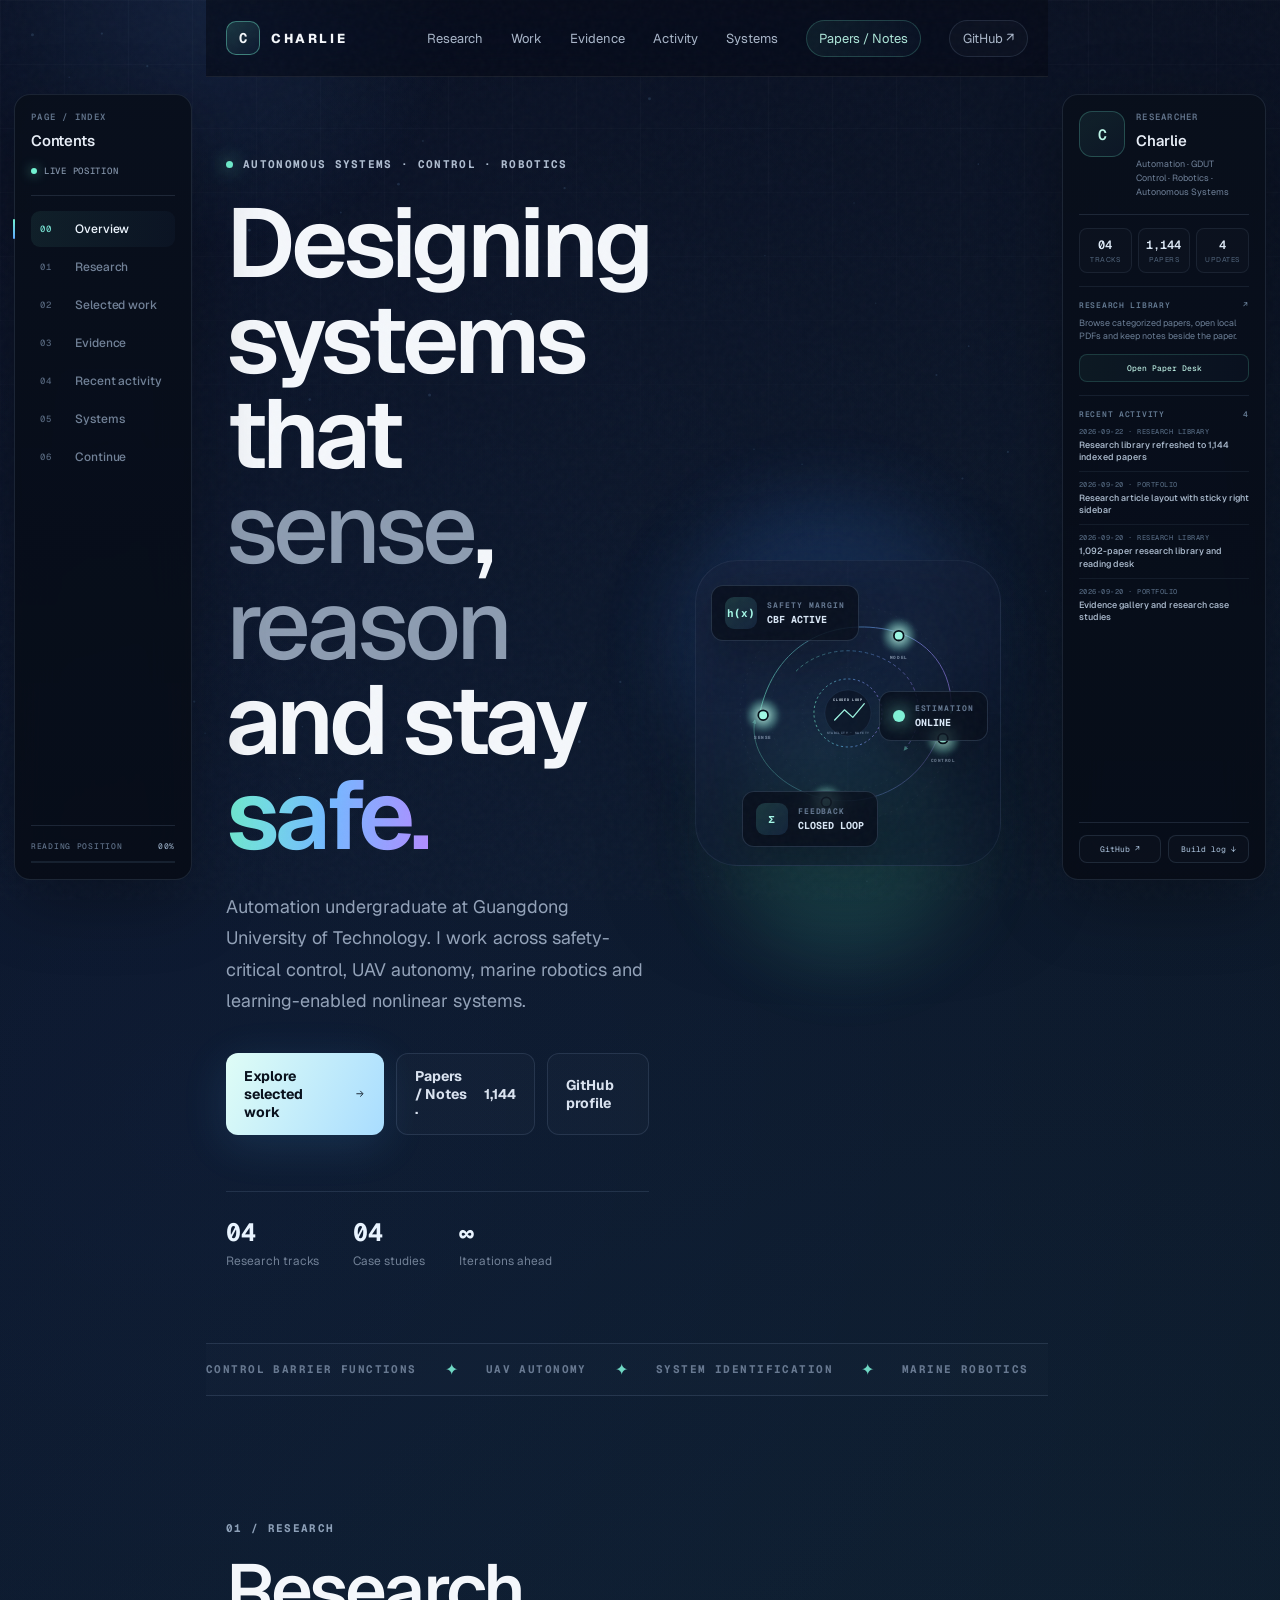
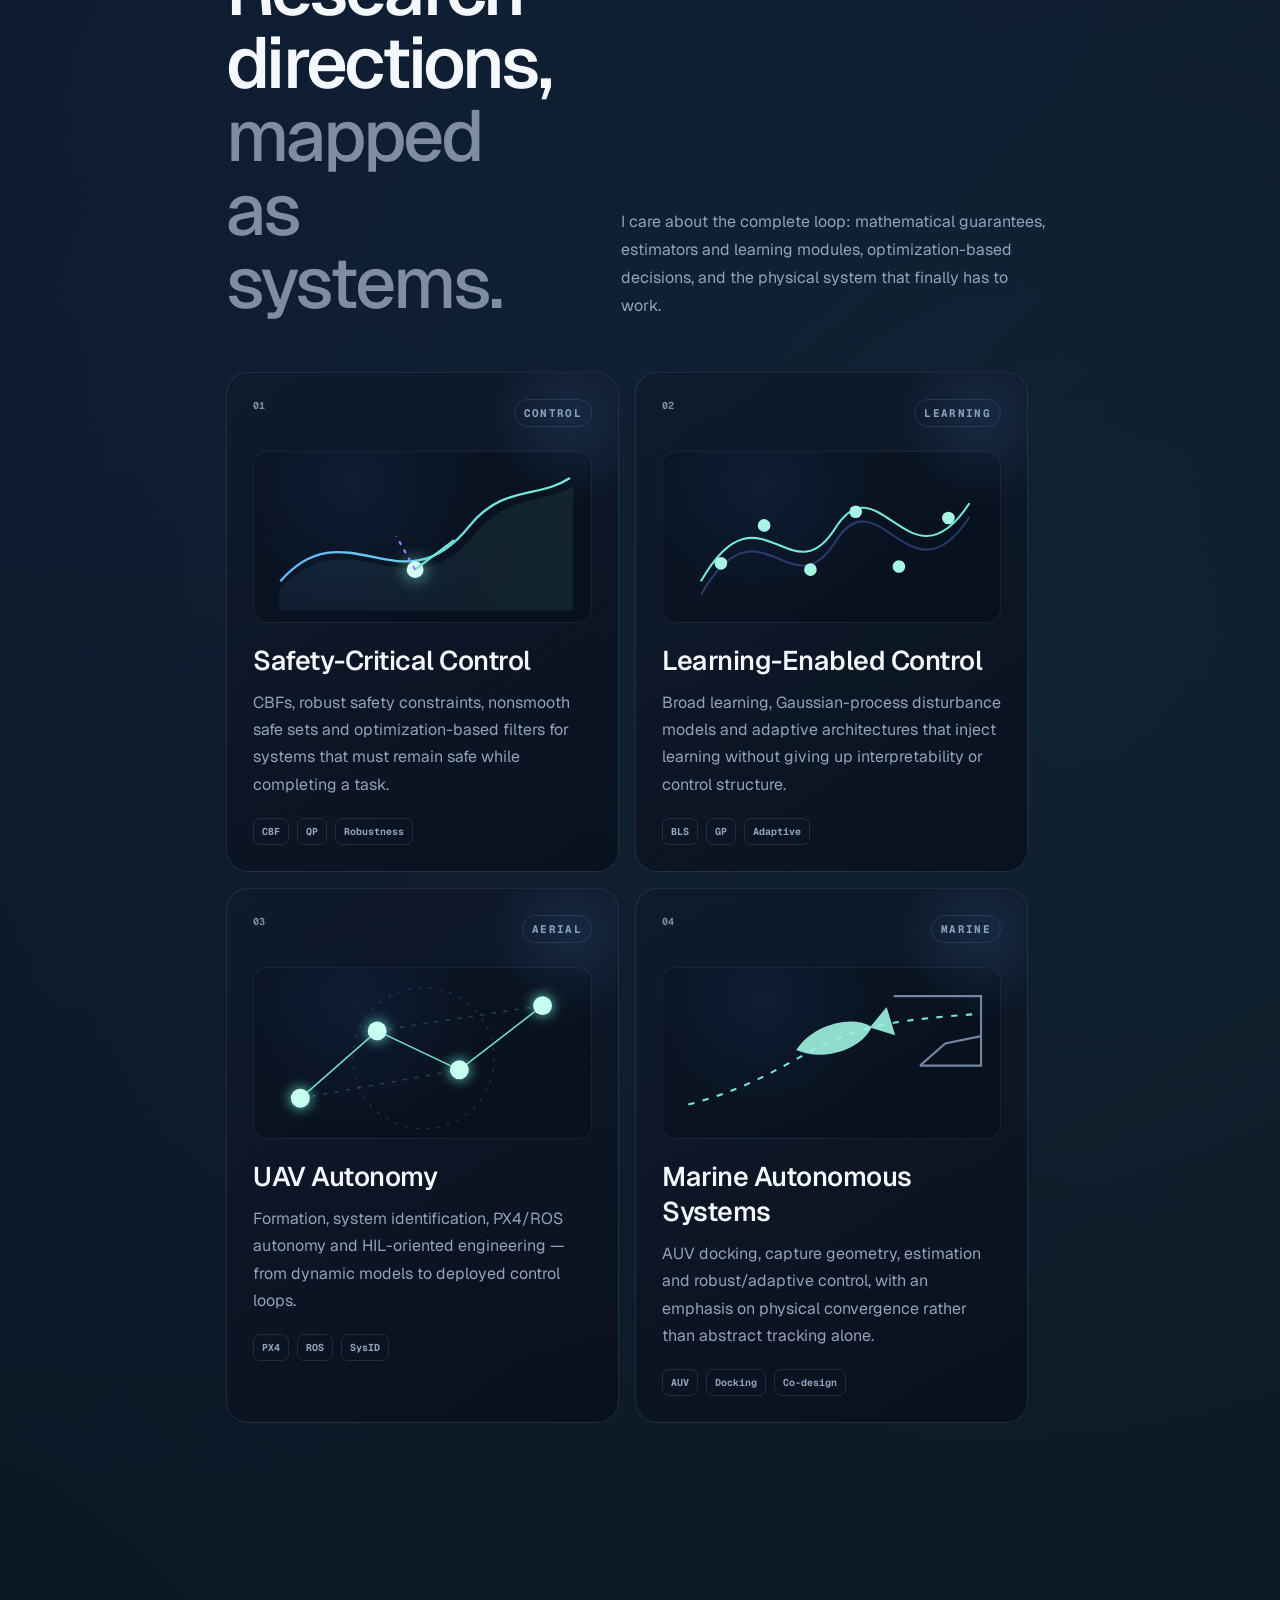
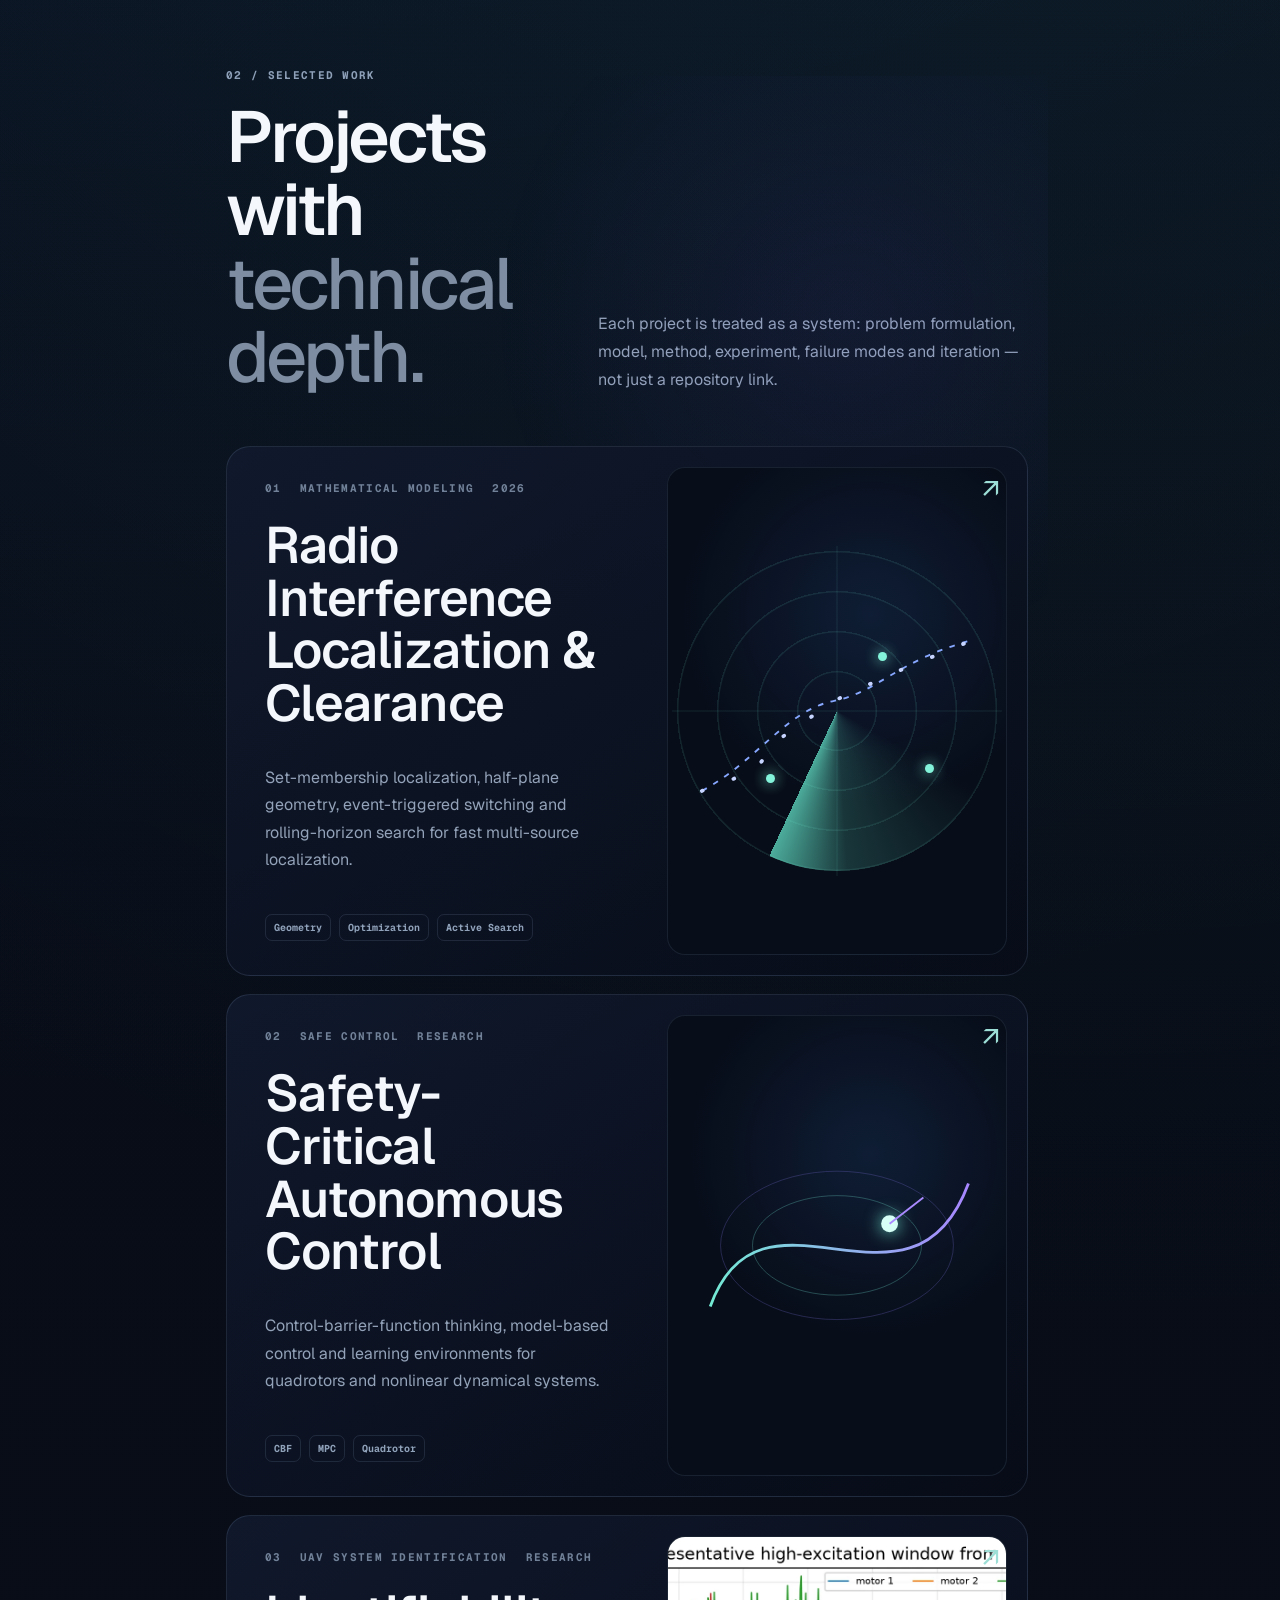
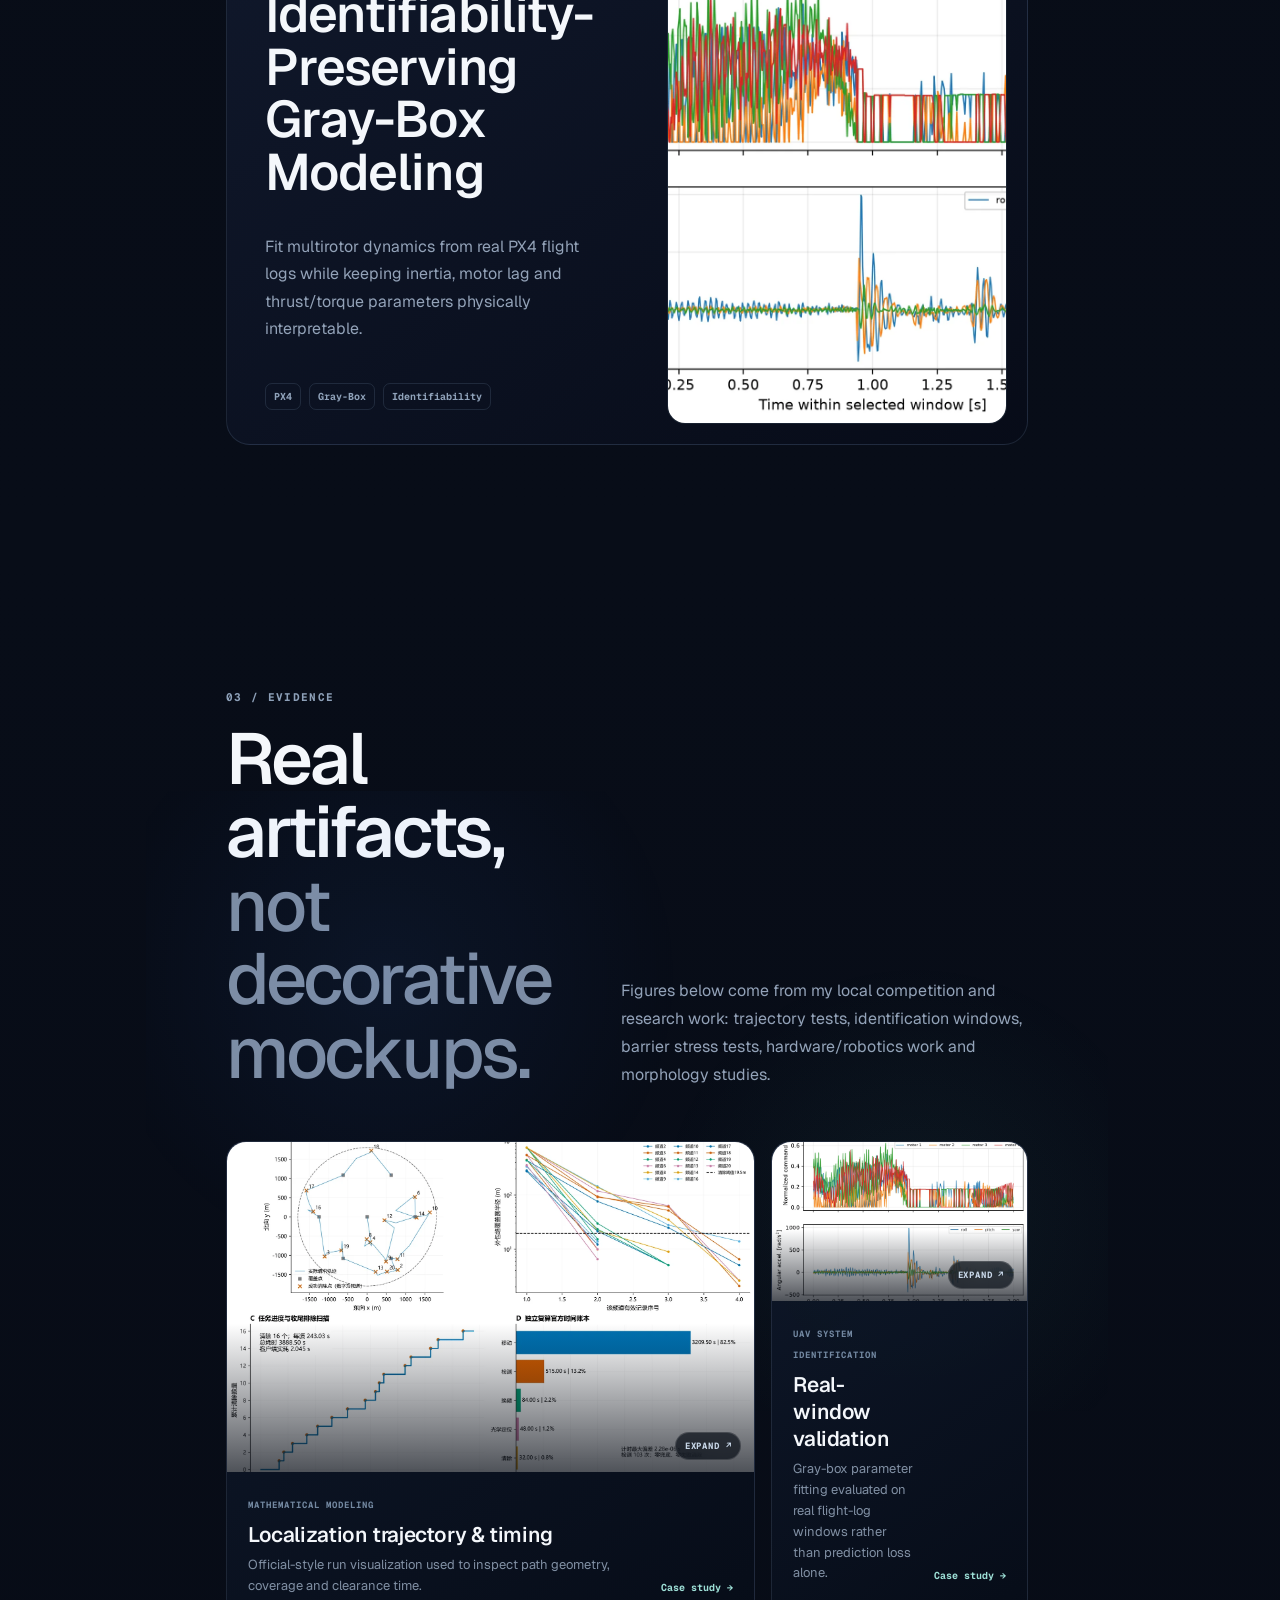
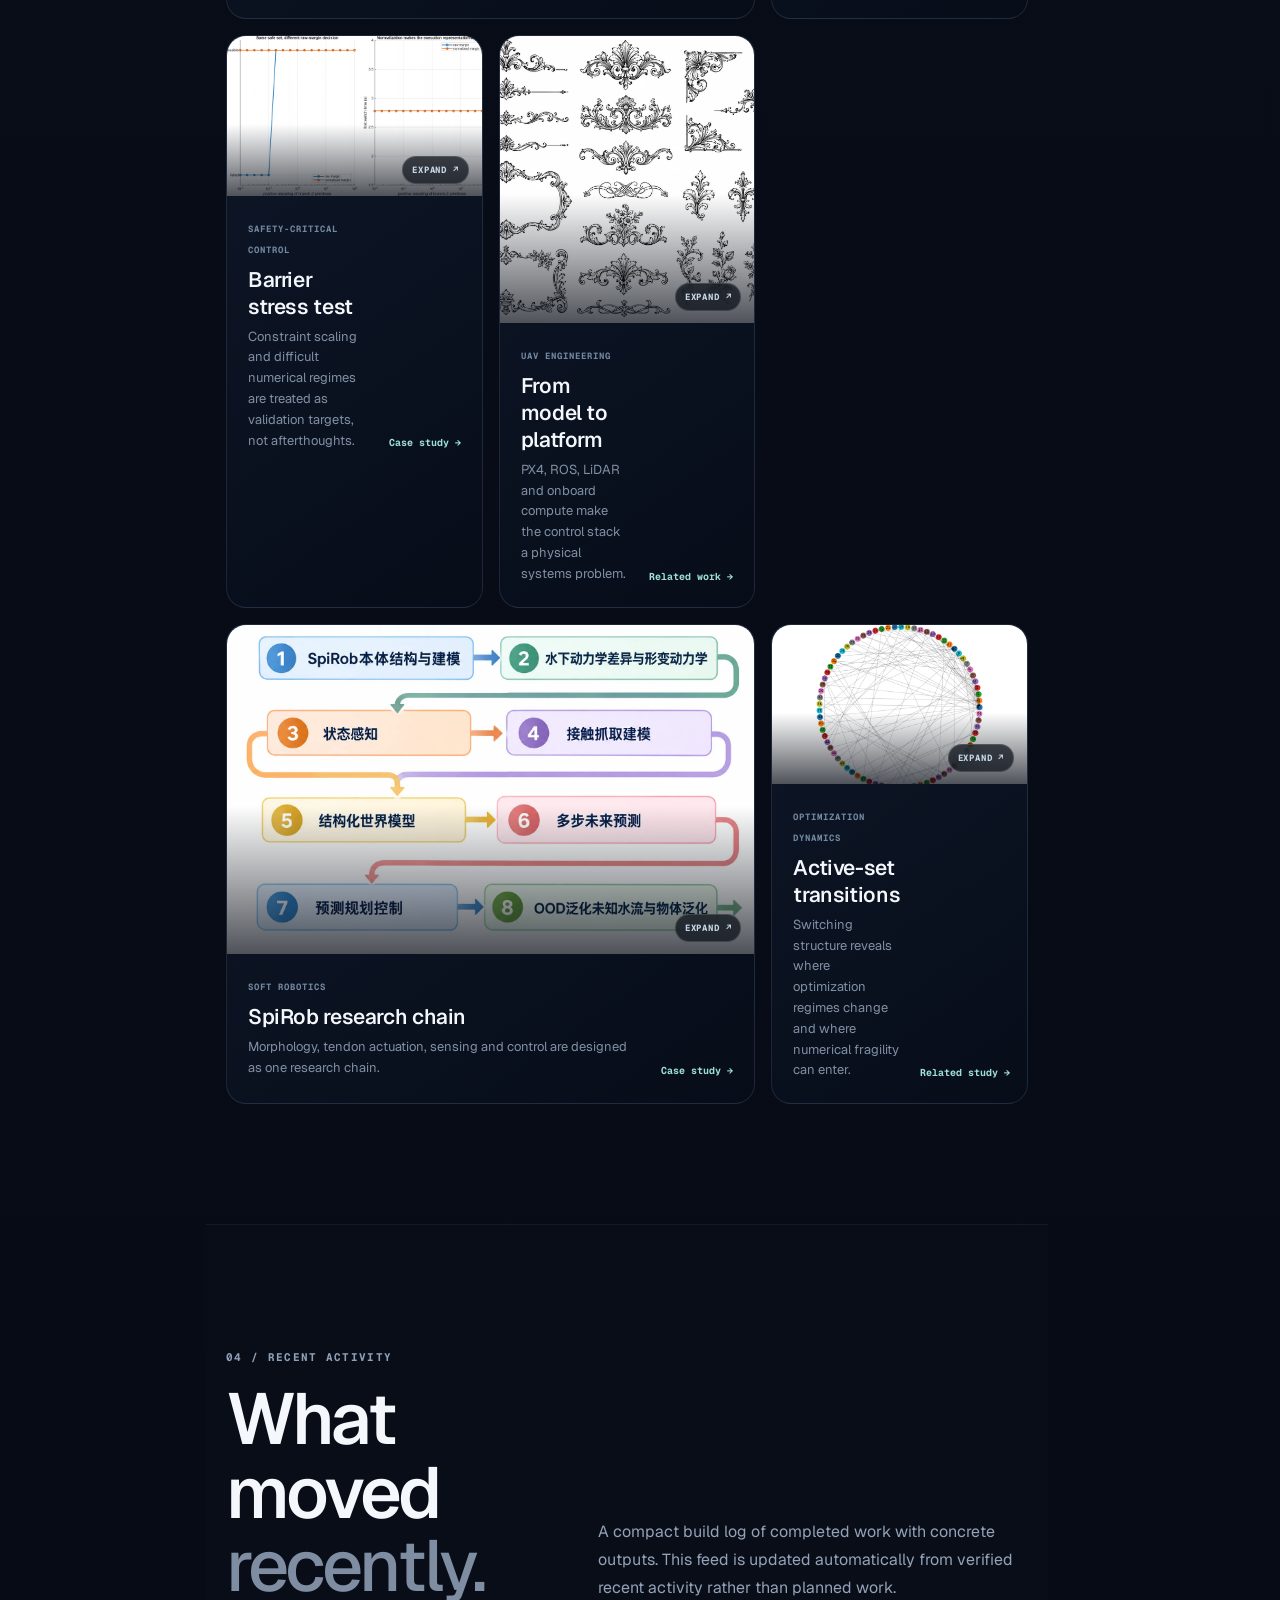
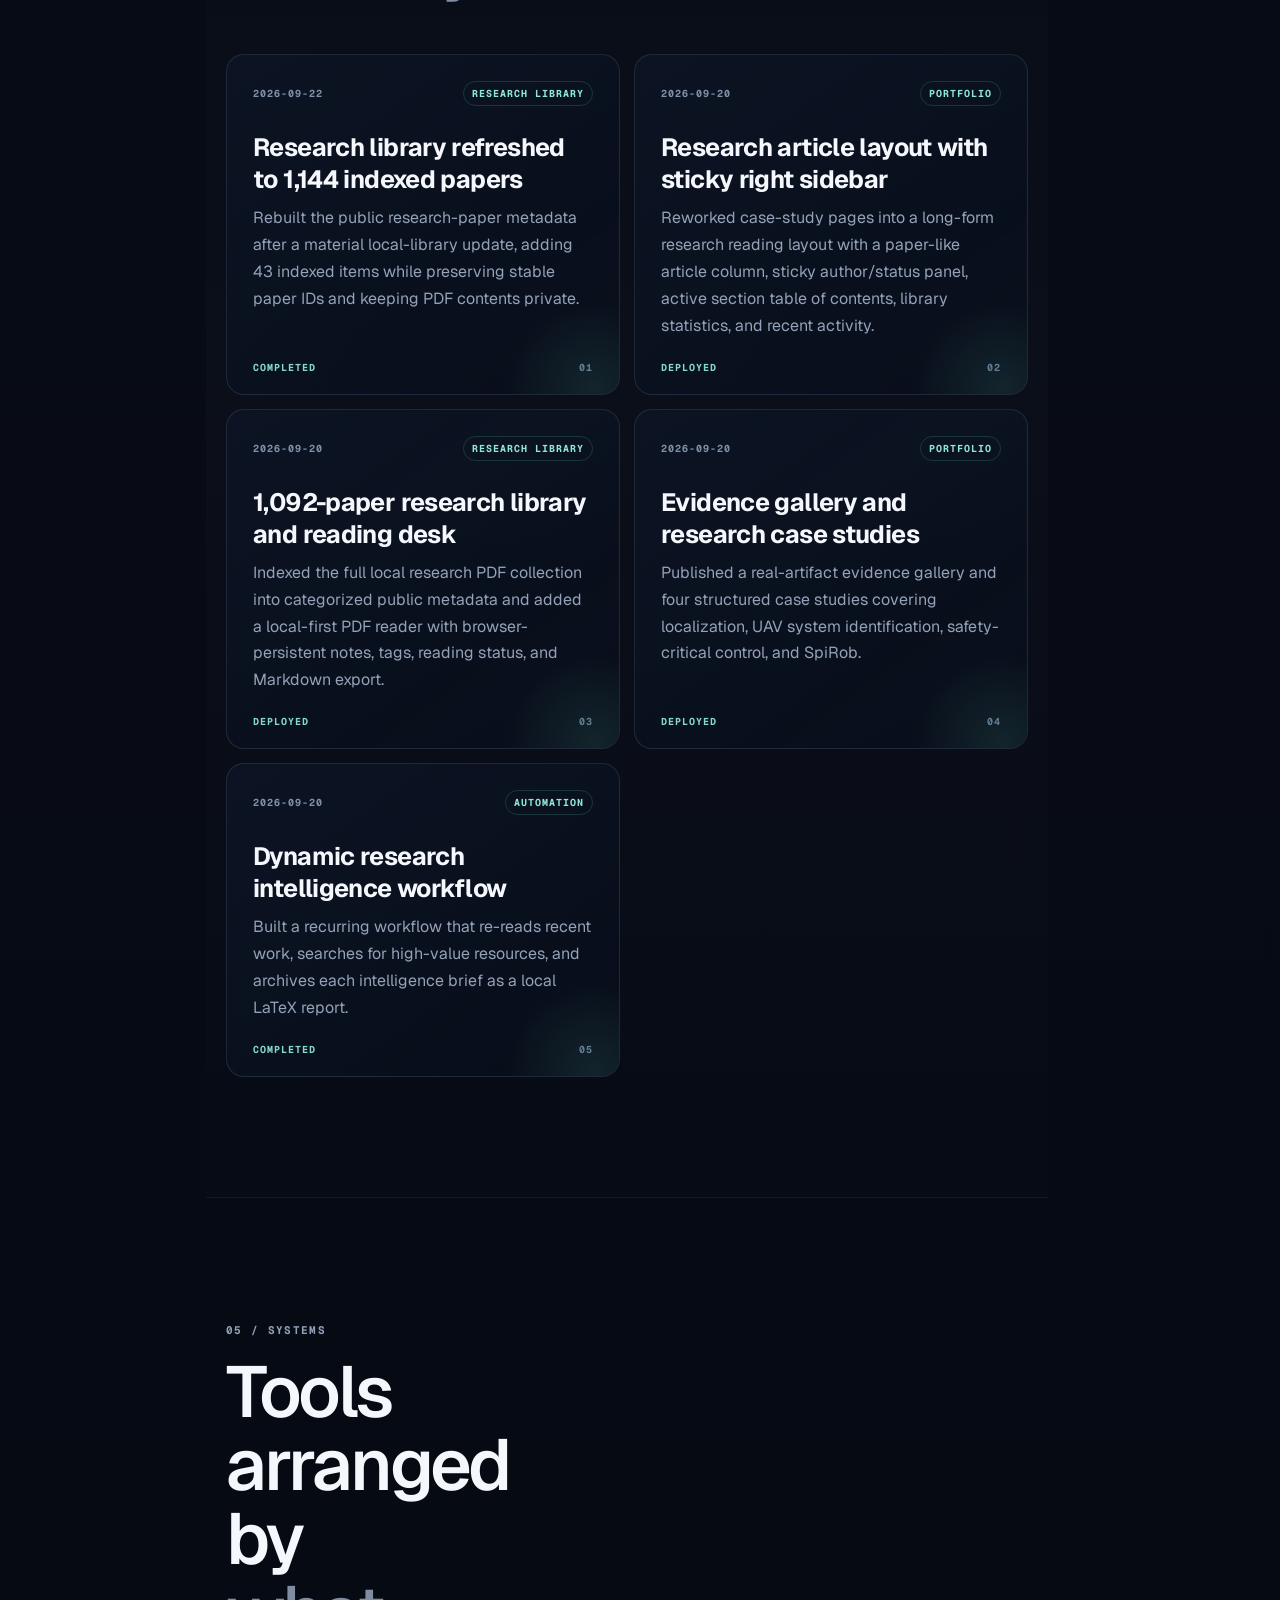
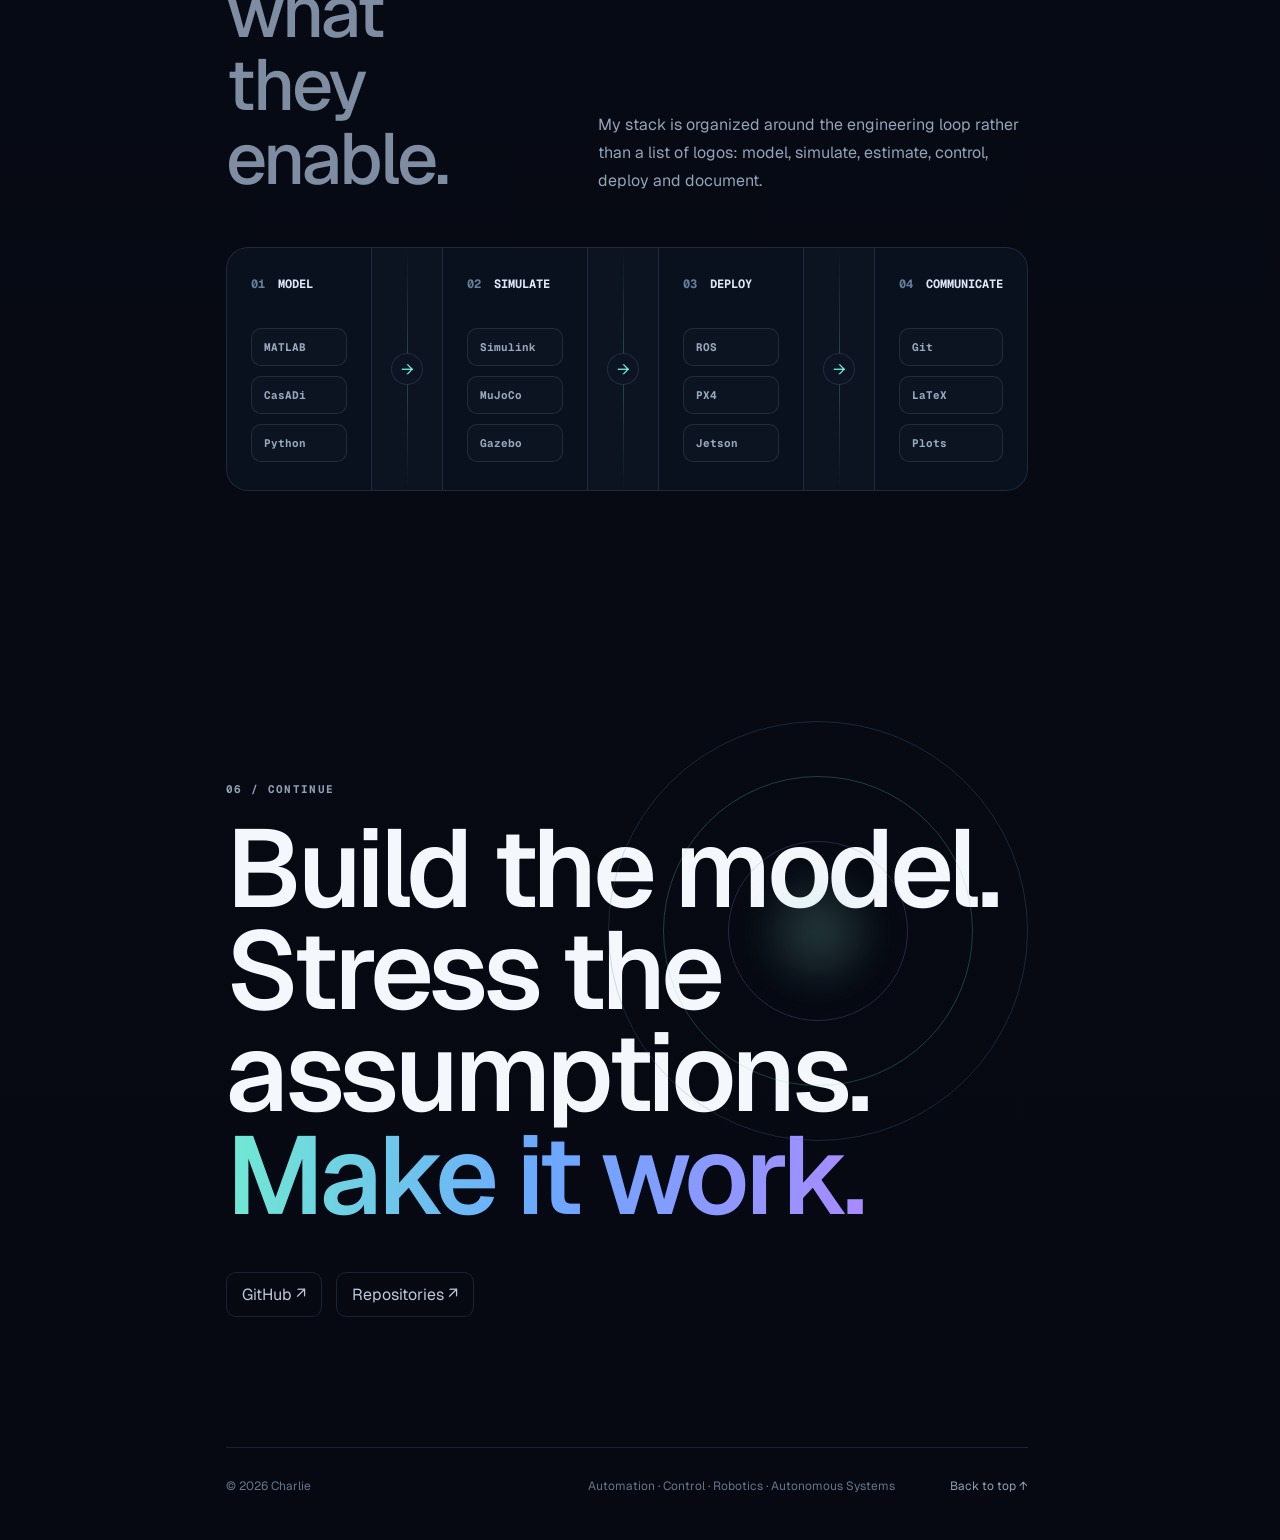
<file: index.html>
<!doctype html>
<html lang="en">
<head>
  <meta charset="utf-8">
  <meta name="viewport" content="width=device-width,initial-scale=1">
  <meta name="description" content="Charlie — Control, Robotics and Autonomous Systems">
  <link rel="canonical" href="https://charlie1552818.github.io/">
  <meta property="og:type" content="website">
  <meta property="og:title" content="Charlie — Control · Robotics · Autonomous Systems">
  <meta property="og:description" content="Control, robotics, autonomous systems, research case studies and a local-first paper desk.">
  <meta property="og:url" content="https://charlie1552818.github.io/">
  <meta name="twitter:card" content="summary">
  <meta name="twitter:title" content="Charlie — Control · Robotics · Autonomous Systems">
  <meta name="twitter:description" content="Control, robotics, autonomous systems, research case studies and a local-first paper desk.">
  <meta name="theme-color" content="#070b14">
  <title>Charlie — Control · Robotics · Autonomous Systems</title>
  <link rel="preconnect" href="https://fonts.googleapis.com">
  <link rel="preconnect" href="https://fonts.gstatic.com" crossorigin>
  <link href="https://fonts.googleapis.com/css2?family=Geist:wght@400;500;600;700&family=Geist+Mono:wght@400;500;600&display=swap" rel="stylesheet">
  <link rel="stylesheet" href="style.css">
  <link rel="stylesheet" href="activity.css">
  <link rel="stylesheet" href="rail.css">
  <link rel="icon" href="favicon.svg" type="image/svg+xml">
</head>
<body>
  <a class="skip-link" href="#overview">Skip to main content</a>
  <div class="scroll-progress" aria-hidden="true"></div>
  <canvas id="field" aria-hidden="true"></canvas>
  <div class="noise" aria-hidden="true"></div>
  <div class="cursor-glow" aria-hidden="true"></div>

  <header class="site-header">
    <nav class="shell nav">
      <a class="brand" href="#top" aria-label="Home"><span class="brand-mark">C</span><span class="brand-word">CHARLIE</span></a>
      <div class="nav-links">
        <a href="#research">Research</a><a href="#work">Work</a><a href="#evidence">Evidence</a><a href="#activity">Activity</a><a href="#systems">Systems</a>
        <a class="nav-papers" href="papers.html">Papers / Notes</a>
        <a class="nav-cta" href="https://github.com/charlie1552818" target="_blank" rel="noreferrer">GitHub <span>↗</span></a>
      </div>
    </nav>
  </header>

  <button class="edge-tab edge-tab-left" type="button" data-drawer-toggle="site-toc" aria-controls="site-toc" aria-expanded="false">目录</button>
  <button class="edge-tab edge-tab-right" type="button" data-drawer-toggle="research-rail" aria-controls="research-rail" aria-expanded="false">研究</button>
  <div class="side-backdrop" data-drawer-close aria-hidden="true"></div>

  <aside id="site-toc" class="side-panel site-toc" aria-label="Page directory">
    <div class="rail-head">
      <span class="rail-kicker">PAGE / INDEX</span>
      <strong>Contents</strong>
      <span class="rail-live"><i></i> live position</span>
    </div>
    <nav class="rail-nav" aria-label="Page sections">
      <a href="#overview" data-rail-target="overview"><span>00</span><b>Overview</b></a>
      <a href="#research" data-rail-target="research"><span>01</span><b>Research</b></a>
      <a href="#work" data-rail-target="work"><span>02</span><b>Selected work</b></a>
      <a href="#evidence" data-rail-target="evidence"><span>03</span><b>Evidence</b></a>
      <a href="#activity" data-rail-target="activity"><span>04</span><b>Recent activity</b></a>
      <a href="#systems" data-rail-target="systems"><span>05</span><b>Systems</b></a>
      <a href="#continue" data-rail-target="continue"><span>06</span><b>Continue</b></a>
    </nav>
    <div class="rail-progress-block">
      <div class="rail-progress-label"><span>READING POSITION</span><em id="rail-percent">00%</em></div>
      <div class="rail-track"><i id="rail-progress"></i></div>
    </div>
  </aside>

  <aside id="research-rail" class="side-panel research-rail" aria-label="Research information">
    <div class="identity-card">
      <div class="identity-avatar">C</div>
      <div>
        <span class="rail-kicker">RESEARCHER</span>
        <strong>Charlie</strong>
        <p>Automation · GDUT<br>Control · Robotics · Autonomous Systems</p>
      </div>
    </div>

    <div class="rail-stat-grid">
      <div><strong>04</strong><span>tracks</span></div>
      <div><strong data-paper-total>1,101</strong><span>papers</span></div>
      <div><strong id="rail-activity-count">—</strong><span>updates</span></div>
    </div>

    <section class="rail-card">
      <div class="rail-card-title"><span>RESEARCH LIBRARY</span><span>↗</span></div>
      <p>Browse categorized papers, open local PDFs and keep notes beside the paper.</p>
      <a class="rail-primary" href="papers.html">Open Paper Desk</a>
    </section>

    <section class="rail-card rail-recent-card">
      <div class="rail-card-title"><span>RECENT ACTIVITY</span><span id="rail-recent-count">0</span></div>
      <div id="rail-recent-list" class="rail-recent-list"></div>
    </section>

    <div class="rail-actions">
      <a href="https://github.com/charlie1552818" target="_blank" rel="noreferrer">GitHub ↗</a>
      <a href="#activity">Build log ↓</a>
    </div>
  </aside>


  <main id="top">
    <section id="overview" class="hero shell">
      <div class="hero-copy reveal">
        <div class="kicker"><span class="status-dot"></span> AUTONOMOUS SYSTEMS · CONTROL · ROBOTICS</div>
        <h1>Designing systems<br>that <em>sense</em>, <em>reason</em><br>and stay <span class="gradient-text">safe.</span></h1>
        <p class="lead">Automation undergraduate at Guangdong University of Technology. I work across safety-critical control, UAV autonomy, marine robotics and learning-enabled nonlinear systems.</p>
        <div class="hero-actions">
          <a class="button button-primary" href="#work"><span>Explore selected work</span><svg viewBox="0 0 24 24" aria-hidden="true"><path d="M5 12h13M13 6l6 6-6 6"/></svg></a>
          <a class="button button-ghost" href="papers.html">Papers / Notes · <span data-paper-total>1,101</span></a>
          <a class="button button-ghost" href="https://github.com/charlie1552818" target="_blank" rel="noreferrer">GitHub profile</a>
        </div>
        <div class="hero-stats">
          <div><strong>04</strong><span>Research tracks</span></div>
          <div><strong>04</strong><span>Case studies</span></div>
          <div><strong>∞</strong><span>Iterations ahead</span></div>
        </div>
      </div>

      <div class="hero-visual reveal" data-delay="120">
        <div class="visual-halo halo-a"></div><div class="visual-halo halo-b"></div>
        <div class="control-orbit">
          <svg class="system-map" viewBox="0 0 620 620" role="img" aria-label="Closed-loop autonomous systems diagram">
            <defs>
              <linearGradient id="gA" x1="0" x2="1"><stop offset="0%" stop-color="#78f7d2"/><stop offset="50%" stop-color="#64b5ff"/><stop offset="100%" stop-color="#a987ff"/></linearGradient>
              <radialGradient id="nodeGlow"><stop offset="0%" stop-color="#d8fff5" stop-opacity=".95"/><stop offset="100%" stop-color="#73e7d0" stop-opacity=".08"/></radialGradient>
              <filter id="softGlow"><feGaussianBlur stdDeviation="5"/></filter>
              <marker id="arrow" viewBox="0 0 10 10" refX="7" refY="5" markerWidth="5" markerHeight="5" orient="auto-start-reverse"><path d="M 0 0 L 10 5 L 0 10 z" fill="#80ead8"/></marker>
            </defs>
            <circle cx="310" cy="310" r="244" class="orbit orbit-outer"/><circle cx="310" cy="310" r="176" class="orbit orbit-mid"/><circle cx="310" cy="310" r="103" class="orbit orbit-inner"/>
            <path d="M108 323 C135 164 260 94 398 121 C493 140 551 215 543 310" class="flow flow-a" marker-end="url(#arrow)"/>
            <path d="M509 376 C452 505 296 548 174 470 C117 432 90 378 99 327" class="flow flow-b" marker-end="url(#arrow)"/>
            <path d="M193 215 C252 156 359 153 428 212 C481 258 482 341 438 393" class="flow flow-c" marker-end="url(#arrow)"/>
            <g class="node n1"><circle cx="118" cy="315" r="38" class="node-glow"/><circle cx="118" cy="315" r="11"/><text x="118" y="368">SENSE</text></g>
            <g class="node n2"><circle cx="425" cy="135" r="38" class="node-glow"/><circle cx="425" cy="135" r="11"/><text x="425" y="188">MODEL</text></g>
            <g class="node n3"><circle cx="525" cy="368" r="38" class="node-glow"/><circle cx="525" cy="368" r="11"/><text x="525" y="421">CONTROL</text></g>
            <g class="node n4"><circle cx="261" cy="512" r="38" class="node-glow"/><circle cx="261" cy="512" r="11"/><text x="261" y="565">LEARN</text></g>
            <g class="core"><circle cx="310" cy="310" r="77" class="core-ring"/><circle cx="310" cy="310" r="52" class="core-fill"/><path d="M280 326 L302 303 L321 320 L347 289" class="core-wave"/><text x="310" y="282" class="core-label">CLOSED LOOP</text><text x="310" y="357" class="core-sub">STABILITY · SAFETY</text></g>
          </svg>
          <div class="floating-chip chip-top"><span class="chip-icon">h(x)</span><div><small>SAFETY MARGIN</small><b>CBF ACTIVE</b></div></div>
          <div class="floating-chip chip-right"><span class="pulse-dot"></span><div><small>ESTIMATION</small><b>ONLINE</b></div></div>
          <div class="floating-chip chip-bottom"><span class="chip-icon">Σ</span><div><small>FEEDBACK</small><b>CLOSED LOOP</b></div></div>
        </div>
      </div>
    </section>

    <section class="marquee-wrap" aria-label="Research topics"><div class="marquee">
      <span>CONTROL BARRIER FUNCTIONS</span><i>✦</i><span>UAV AUTONOMY</span><i>✦</i><span>SYSTEM IDENTIFICATION</span><i>✦</i><span>MARINE ROBOTICS</span><i>✦</i><span>BROAD LEARNING</span><i>✦</i><span>NONLINEAR CONTROL</span><i>✦</i><span>CONTROL BARRIER FUNCTIONS</span><i>✦</i><span>UAV AUTONOMY</span>
    </div></section>

    <section id="research" class="section shell">
      <div class="section-head reveal"><div><span class="section-index">01 / RESEARCH</span><h2>Research directions,<br><span>mapped as systems.</span></h2></div><p>I care about the complete loop: mathematical guarantees, estimators and learning modules, optimization-based decisions, and the physical system that finally has to work.</p></div>
      <div class="research-grid">
        <article class="research-card reveal">
          <div class="card-top"><span>01</span><span class="tag">CONTROL</span></div>
          <div class="mini-viz barrier-viz"><svg viewBox="0 0 320 160"><defs><linearGradient id="safeGrad" x1="0" x2="1"><stop stop-color="#64b5ff"/><stop offset="1" stop-color="#75f0ce"/></linearGradient></defs><path d="M25 122 C88 50 140 151 205 69 C237 30 270 44 300 24" class="safe-boundary"/><path d="M24 130 C90 57 145 157 211 76 C242 38 276 49 303 32 L303 150 L24 150Z" class="safe-area"/><circle cx="153" cy="111" r="8" class="agent-dot"/><path d="M153 111 L190 83" class="vector"/><path d="M153 111 L135 79" class="vector constraint"/></svg></div>
          <h3>Safety-Critical Control</h3><p>CBFs, robust safety constraints, nonsmooth safe sets and optimization-based filters for systems that must remain safe while completing a task.</p><div class="card-foot"><span>CBF</span><span>QP</span><span>Robustness</span></div>
        </article>
        <article class="research-card reveal" data-delay="70">
          <div class="card-top"><span>02</span><span class="tag">LEARNING</span></div>
          <div class="mini-viz network-viz"><svg viewBox="0 0 320 160"><path d="M36 122 C91 25 122 139 164 71 C205 7 235 134 291 48" class="signal"/><path d="M36 135 C91 38 122 152 164 84 C205 20 235 147 291 61" class="signal signal-ghost"/><g class="feature-nodes"><circle cx="55" cy="105" r="6"/><circle cx="96" cy="69" r="6"/><circle cx="140" cy="111" r="6"/><circle cx="183" cy="56" r="6"/><circle cx="224" cy="108" r="6"/><circle cx="271" cy="62" r="6"/></g></svg></div>
          <h3>Learning-Enabled Control</h3><p>Broad learning, Gaussian-process disturbance models and adaptive architectures that inject learning without giving up interpretability or control structure.</p><div class="card-foot"><span>BLS</span><span>GP</span><span>Adaptive</span></div>
        </article>
        <article class="research-card reveal" data-delay="140">
          <div class="card-top"><span>03</span><span class="tag">AERIAL</span></div>
          <div class="mini-viz formation-viz"><svg viewBox="0 0 320 160"><path d="M44 123 L117 59 L195 96 L274 35" class="formation-link"/><path d="M44 123 L195 96 M117 59 L274 35" class="formation-link faint"/><g class="drone"><circle cx="44" cy="123" r="9"/><circle cx="117" cy="59" r="9"/><circle cx="195" cy="96" r="9"/><circle cx="274" cy="35" r="9"/></g><circle cx="161" cy="85" r="67" class="range-ring"/></svg></div>
          <h3>UAV Autonomy</h3><p>Formation, system identification, PX4/ROS autonomy and HIL-oriented engineering — from dynamic models to deployed control loops.</p><div class="card-foot"><span>PX4</span><span>ROS</span><span>SysID</span></div>
        </article>
        <article class="research-card reveal" data-delay="210">
          <div class="card-top"><span>04</span><span class="tag">MARINE</span></div>
          <div class="mini-viz docking-viz"><svg viewBox="0 0 320 160"><path d="M24 129 C89 112 122 86 157 70 C196 52 231 48 298 43" class="dock-path"/><path d="M219 26 L302 26 L302 92 L244 92" class="dock-frame"/><path d="M244 92 L268 71 L302 64" class="dock-guide"/><g class="auv" transform="translate(160 67) rotate(-17)"><path d="M-35 0 C-15 -18 25 -18 40 0 C24 18 -15 18 -35 0Z"/><path d="M38 0 l21 -14 v28z"/><circle cx="-16" cy="0" r="4"/></g></svg></div>
          <h3>Marine Autonomous Systems</h3><p>AUV docking, capture geometry, estimation and robust/adaptive control, with an emphasis on physical convergence rather than abstract tracking alone.</p><div class="card-foot"><span>AUV</span><span>Docking</span><span>Co-design</span></div>
        </article>
      </div>
    </section>

    <section id="work" class="section section-work"><div class="shell">
      <div class="section-head reveal"><div><span class="section-index">02 / SELECTED WORK</span><h2>Projects with<br><span>technical depth.</span></h2></div><p>Each project is treated as a system: problem formulation, model, method, experiment, failure modes and iteration — not just a repository link.</p></div>
      <div class="project-stack">
        <a class="project-card reveal project-cyan" href="work/cumcm.html">
          <div class="project-copy"><div class="project-meta"><span>01</span><span>MATHEMATICAL MODELING</span><span>2026</span></div><h3>Radio Interference<br>Localization & Clearance</h3><p>Set-membership localization, half-plane geometry, event-triggered switching and rolling-horizon search for fast multi-source localization.</p><div class="project-tags"><span>Geometry</span><span>Optimization</span><span>Active Search</span></div></div>
          <div class="project-graphic radar-graphic"><div class="radar-grid"></div><div class="radar-sweep"></div><span class="target t1"></span><span class="target t2"></span><span class="target t3"></span><svg viewBox="0 0 360 260"><path d="M36 215 C94 184 126 129 177 119 C223 110 246 75 325 54" class="route"/><path d="M36 215 L91 194 L121 158 L177 119 L241 89 L325 54" class="route-dots"/></svg></div><span class="project-arrow">↗</span>
        </a>
        <a class="project-card reveal project-violet" data-delay="80" href="work/safety-control.html">
          <div class="project-copy"><div class="project-meta"><span>02</span><span>SAFE CONTROL</span><span>RESEARCH</span></div><h3>Safety-Critical<br>Autonomous Control</h3><p>Control-barrier-function thinking, model-based control and learning environments for quadrotors and nonlinear dynamical systems.</p><div class="project-tags"><span>CBF</span><span>MPC</span><span>Quadrotor</span></div></div>
          <div class="project-graphic phase-graphic"><svg viewBox="0 0 360 260"><defs><linearGradient id="phaseG" x1="0" x2="1"><stop stop-color="#73ead4"/><stop offset="1" stop-color="#a786ff"/></linearGradient></defs><ellipse cx="180" cy="130" rx="124" ry="79" class="phase-ring"/><ellipse cx="180" cy="130" rx="90" ry="53" class="phase-ring two"/><path d="M45 195 C100 43 259 228 320 64" class="phase-path"/><circle cx="236" cy="107" r="9" class="phase-point"/><path d="M236 107 l36 -28" class="phase-vector"/></svg></div><span class="project-arrow">↗</span>
        </a>
        <a class="project-card reveal project-blue" data-delay="160" href="work/sysid.html">
          <div class="project-copy"><div class="project-meta"><span>03</span><span>UAV SYSTEM IDENTIFICATION</span><span>RESEARCH</span></div><h3>Identifiability-Preserving<br>Gray-Box Modeling</h3><p>Fit multirotor dynamics from real PX4 flight logs while keeping inertia, motor lag and thrust/torque parameters physically interpretable.</p><div class="project-tags"><span>PX4</span><span>Gray-Box</span><span>Identifiability</span></div></div>
          <div class="project-graphic sysid-card-graphic"><img src="assets/projects/sysid_validation.webp" alt="" loading="lazy" decoding="async"></div><span class="project-arrow">↗</span>
        </a>
      </div>
    </div></section>

    <section id="evidence" class="section shell evidence-section">
      <div class="section-head reveal">
        <div><span class="section-index">03 / EVIDENCE</span><h2>Real artifacts,<br><span>not decorative mockups.</span></h2></div>
        <p>Figures below come from my local competition and research work: trajectory tests, identification windows, barrier stress tests, hardware/robotics work and morphology studies.</p>
      </div>
      <div class="evidence-grid">
        <article class="evidence-card evidence-wide reveal"><button class="evidence-image" data-lightbox="assets/projects/cumcm_trajectory.webp" aria-label="Open radio localization trajectory"><img src="assets/projects/cumcm_trajectory.webp" alt="Radio interference localization trajectory and timing figure" loading="lazy"><span class="zoom-cue">EXPAND ↗</span></button><div class="evidence-copy"><div><span class="evidence-kicker">MATHEMATICAL MODELING</span><h3>Localization trajectory & timing</h3><p>Official-style run visualization used to inspect path geometry, coverage and clearance time.</p></div><a href="work/cumcm.html">Case study →</a></div></article>
        <article class="evidence-card reveal" data-delay="60"><button class="evidence-image" data-lightbox="assets/projects/sysid_validation.webp" aria-label="Open system identification validation"><img src="assets/projects/sysid_validation.webp" alt="Gray-box system identification validation figure" loading="lazy"><span class="zoom-cue">EXPAND ↗</span></button><div class="evidence-copy"><div><span class="evidence-kicker">UAV SYSTEM IDENTIFICATION</span><h3>Real-window validation</h3><p>Gray-box parameter fitting evaluated on real flight-log windows rather than prediction loss alone.</p></div><a href="work/sysid.html">Case study →</a></div></article>
        <article class="evidence-card reveal" data-delay="100"><button class="evidence-image" data-lightbox="assets/projects/barrier_stress.webp" aria-label="Open barrier stress test"><img src="assets/projects/barrier_stress.webp" alt="Control barrier function stress test figure" loading="lazy"><span class="zoom-cue">EXPAND ↗</span></button><div class="evidence-copy"><div><span class="evidence-kicker">SAFETY-CRITICAL CONTROL</span><h3>Barrier stress test</h3><p>Constraint scaling and difficult numerical regimes are treated as validation targets, not afterthoughts.</p></div><a href="work/safety-control.html">Case study →</a></div></article>
        <article class="evidence-card evidence-tall reveal" data-delay="140"><button class="evidence-image" data-lightbox="assets/projects/uav_platform.webp" aria-label="Open UAV platform image"><img src="assets/projects/uav_platform.webp" alt="UAV project platform artifact" loading="lazy"><span class="zoom-cue">EXPAND ↗</span></button><div class="evidence-copy"><div><span class="evidence-kicker">UAV ENGINEERING</span><h3>From model to platform</h3><p>PX4, ROS, LiDAR and onboard compute make the control stack a physical systems problem.</p></div><a href="work/sysid.html">Related work →</a></div></article>
        <article class="evidence-card evidence-wide reveal" data-delay="180"><button class="evidence-image" data-lightbox="assets/projects/spirob_chain.webp" aria-label="Open SpiRob research chain"><img src="assets/projects/spirob_chain.webp" alt="SpiRob research chain" loading="lazy"><span class="zoom-cue">EXPAND ↗</span></button><div class="evidence-copy"><div><span class="evidence-kicker">SOFT ROBOTICS</span><h3>SpiRob research chain</h3><p>Morphology, tendon actuation, sensing and control are designed as one research chain.</p></div><a href="work/spirob.html">Case study →</a></div></article>
        <article class="evidence-card reveal" data-delay="220"><button class="evidence-image" data-lightbox="assets/projects/control_active_set.webp" aria-label="Open active set transition graph"><img src="assets/projects/control_active_set.webp" alt="Active set transition graph" loading="lazy"><span class="zoom-cue">EXPAND ↗</span></button><div class="evidence-copy"><div><span class="evidence-kicker">OPTIMIZATION DYNAMICS</span><h3>Active-set transitions</h3><p>Switching structure reveals where optimization regimes change and where numerical fragility can enter.</p></div><a href="work/safety-control.html">Related study →</a></div></article>
      </div>
    </section>

    <section id="activity" class="section activity-section"><div class="shell">
      <div class="section-head reveal"><div><span class="section-index">04 / RECENT ACTIVITY</span><h2>What moved<br><span>recently.</span></h2></div><p>A compact build log of completed work with concrete outputs. This feed is updated automatically from verified recent activity rather than planned work.</p></div>
      <!-- AUTO_ACTIVITY_RENDER_TARGET: rendered from activity-data.js; recurring automation updates data only -->
      <div id="recent-activity-list" class="activity-grid" aria-live="polite"></div>
      <noscript><p class="activity-noscript">Recent activity requires JavaScript to render.</p></noscript>
    </div></section>

    <section id="systems" class="section shell">
      <div class="section-head reveal"><div><span class="section-index">05 / SYSTEMS</span><h2>Tools arranged by<br><span>what they enable.</span></h2></div><p>My stack is organized around the engineering loop rather than a list of logos: model, simulate, estimate, control, deploy and document.</p></div>
      <div class="systems-board reveal">
        <div class="system-lane"><div class="lane-title"><span>01</span> MODEL</div><div class="lane-items"><span>MATLAB</span><span>CasADi</span><span>Python</span></div></div><div class="connector"><i></i><b>→</b></div>
        <div class="system-lane"><div class="lane-title"><span>02</span> SIMULATE</div><div class="lane-items"><span>Simulink</span><span>MuJoCo</span><span>Gazebo</span></div></div><div class="connector"><i></i><b>→</b></div>
        <div class="system-lane"><div class="lane-title"><span>03</span> DEPLOY</div><div class="lane-items"><span>ROS</span><span>PX4</span><span>Jetson</span></div></div><div class="connector"><i></i><b>→</b></div>
        <div class="system-lane"><div class="lane-title"><span>04</span> COMMUNICATE</div><div class="lane-items"><span>Git</span><span>LaTeX</span><span>Plots</span></div></div>
      </div>
    </section>

    <section id="continue" class="closing shell reveal"><div class="closing-orb"><span></span><span></span><span></span></div><p class="section-index">06 / CONTINUE</p><h2>Build the model.<br>Stress the assumptions.<br><span>Make it work.</span></h2><div class="closing-links"><a href="https://github.com/charlie1552818" target="_blank" rel="noreferrer">GitHub ↗</a><a href="https://github.com/charlie1552818?tab=repositories" target="_blank" rel="noreferrer">Repositories ↗</a></div></section>
  </main>

  <dialog id="lightbox" class="lightbox">
    <button class="lightbox-close" aria-label="Close image">×</button>
    <img alt="Expanded project artifact">
    <div class="lightbox-caption">Project artifact · click outside or press Esc to close</div>
  </dialog>

  <footer class="shell footer"><span>© 2026 Charlie</span><span>Automation · Control · Robotics · Autonomous Systems</span><a href="#top">Back to top ↑</a></footer>
  <script src="paper-summary.js"></script>
  <script src="activity-data.js"></script>
  <script src="rail.js"></script>
  <script src="script.js"></script>
</body></html>
</file>
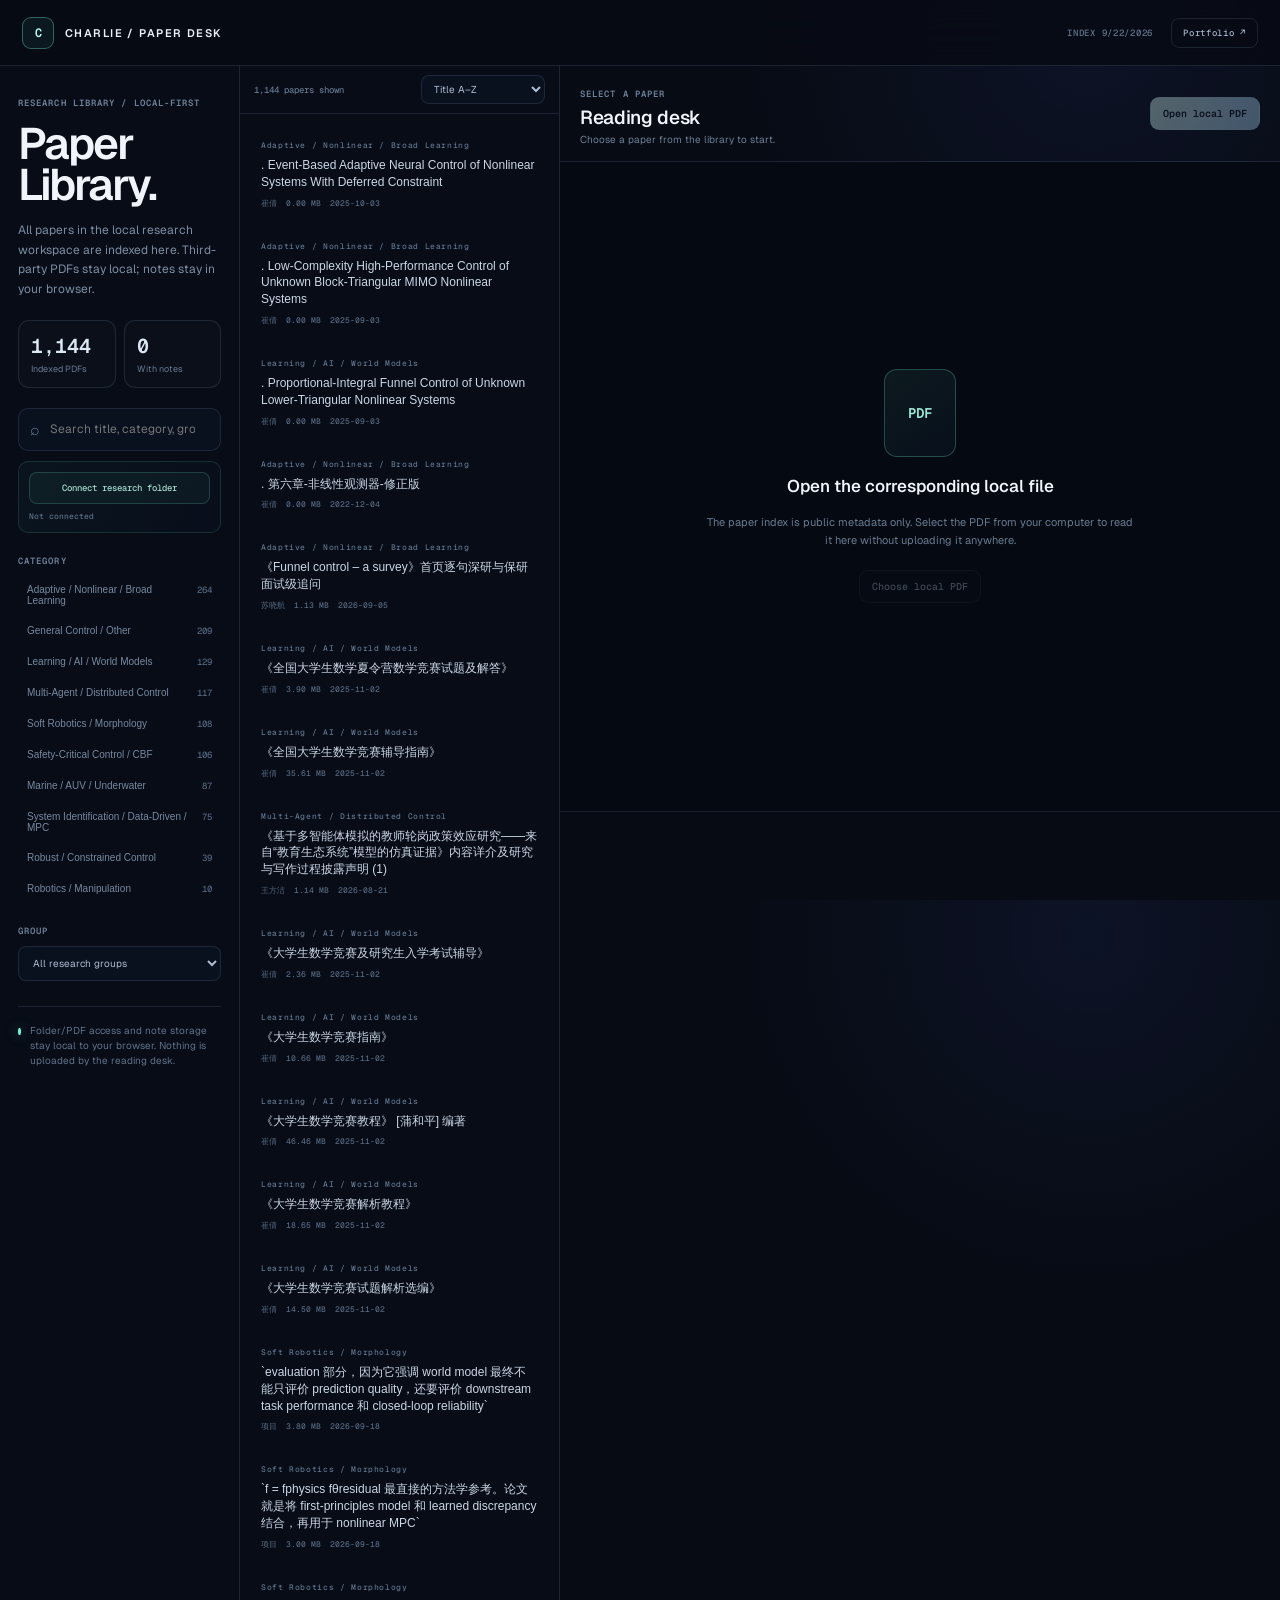
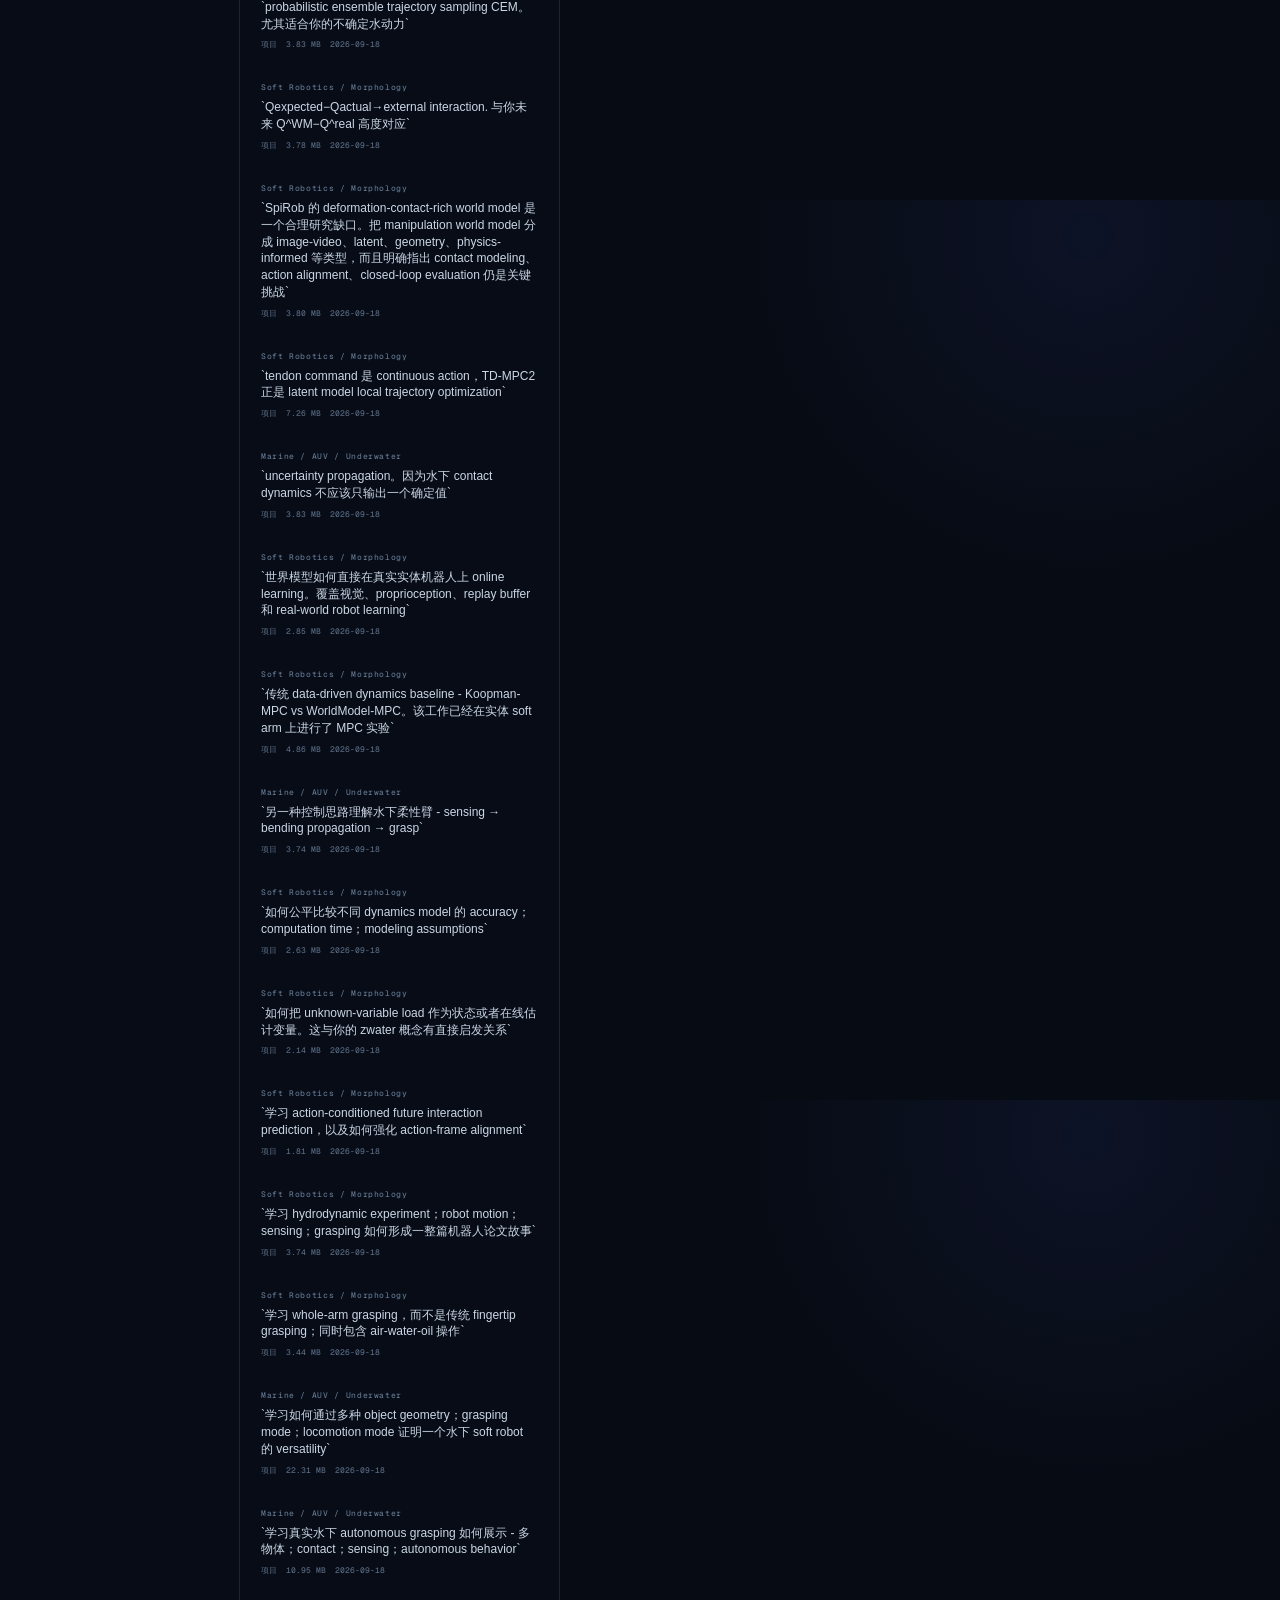
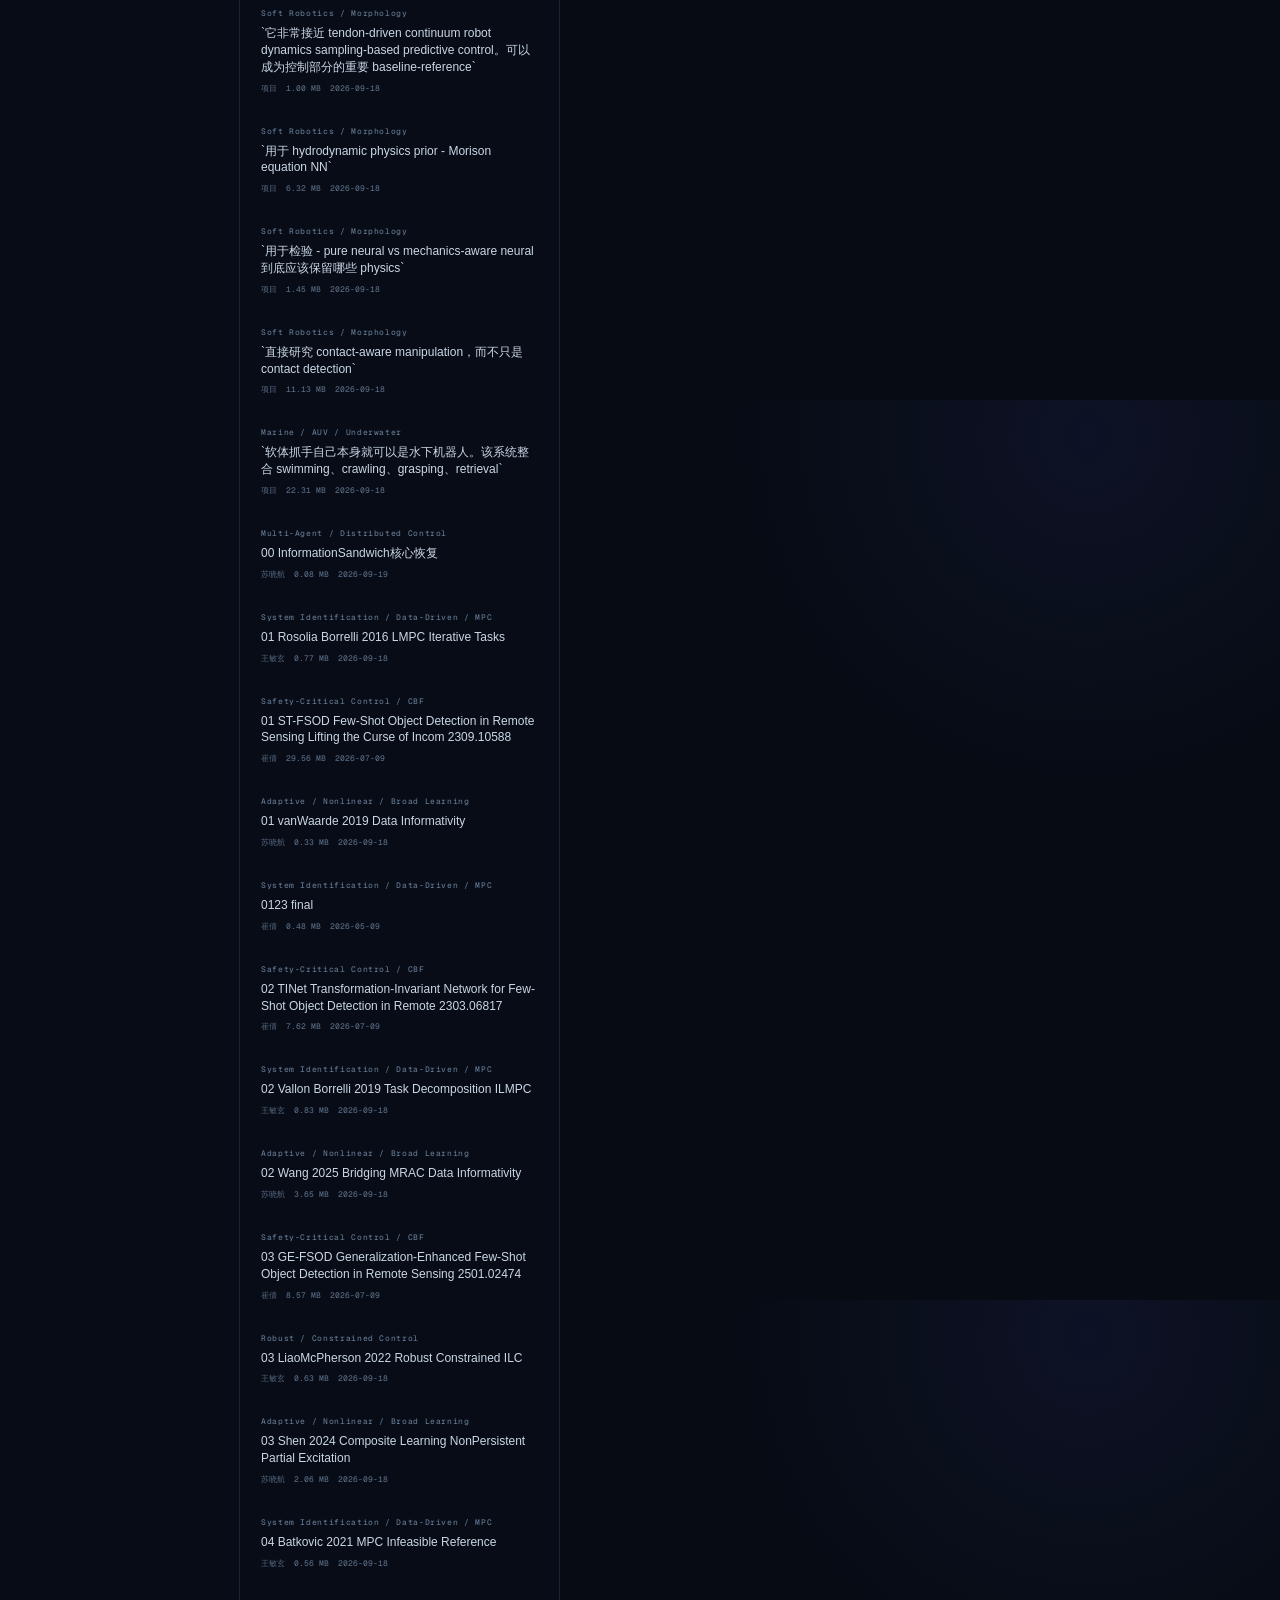
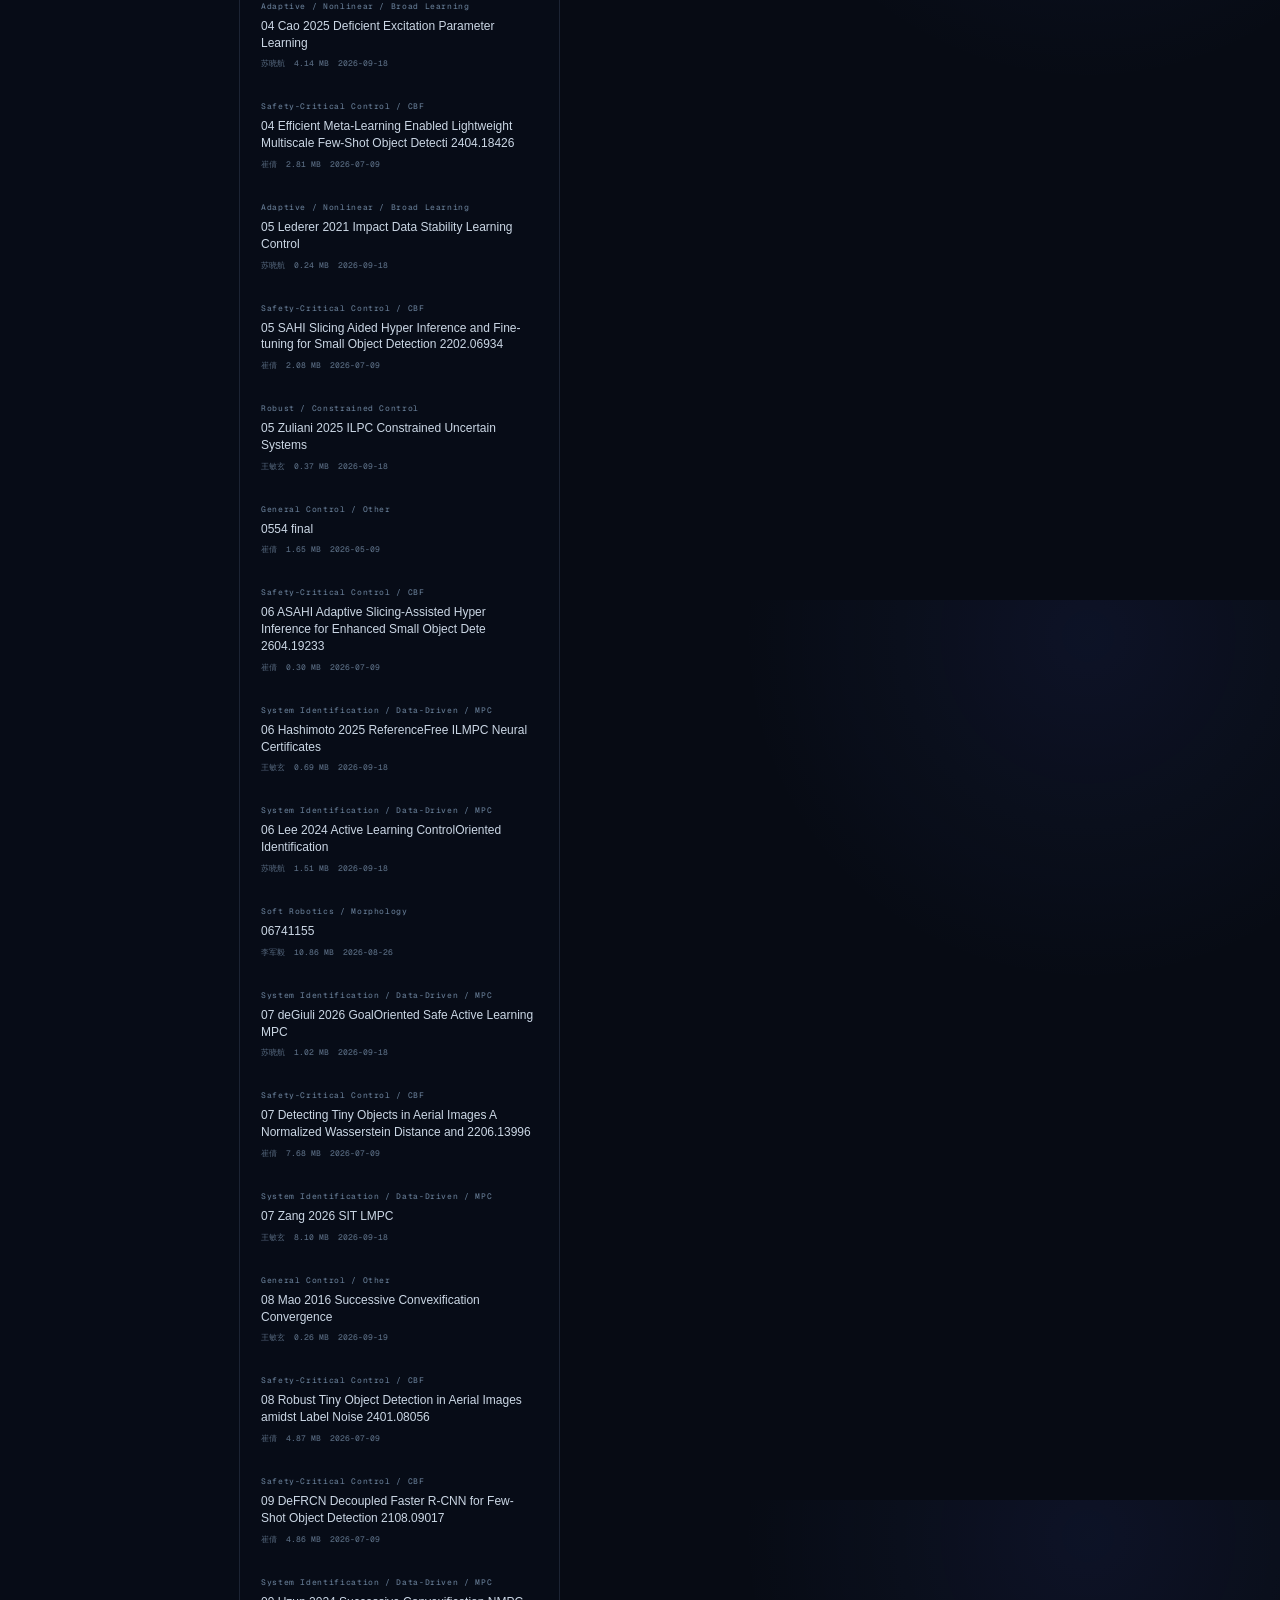
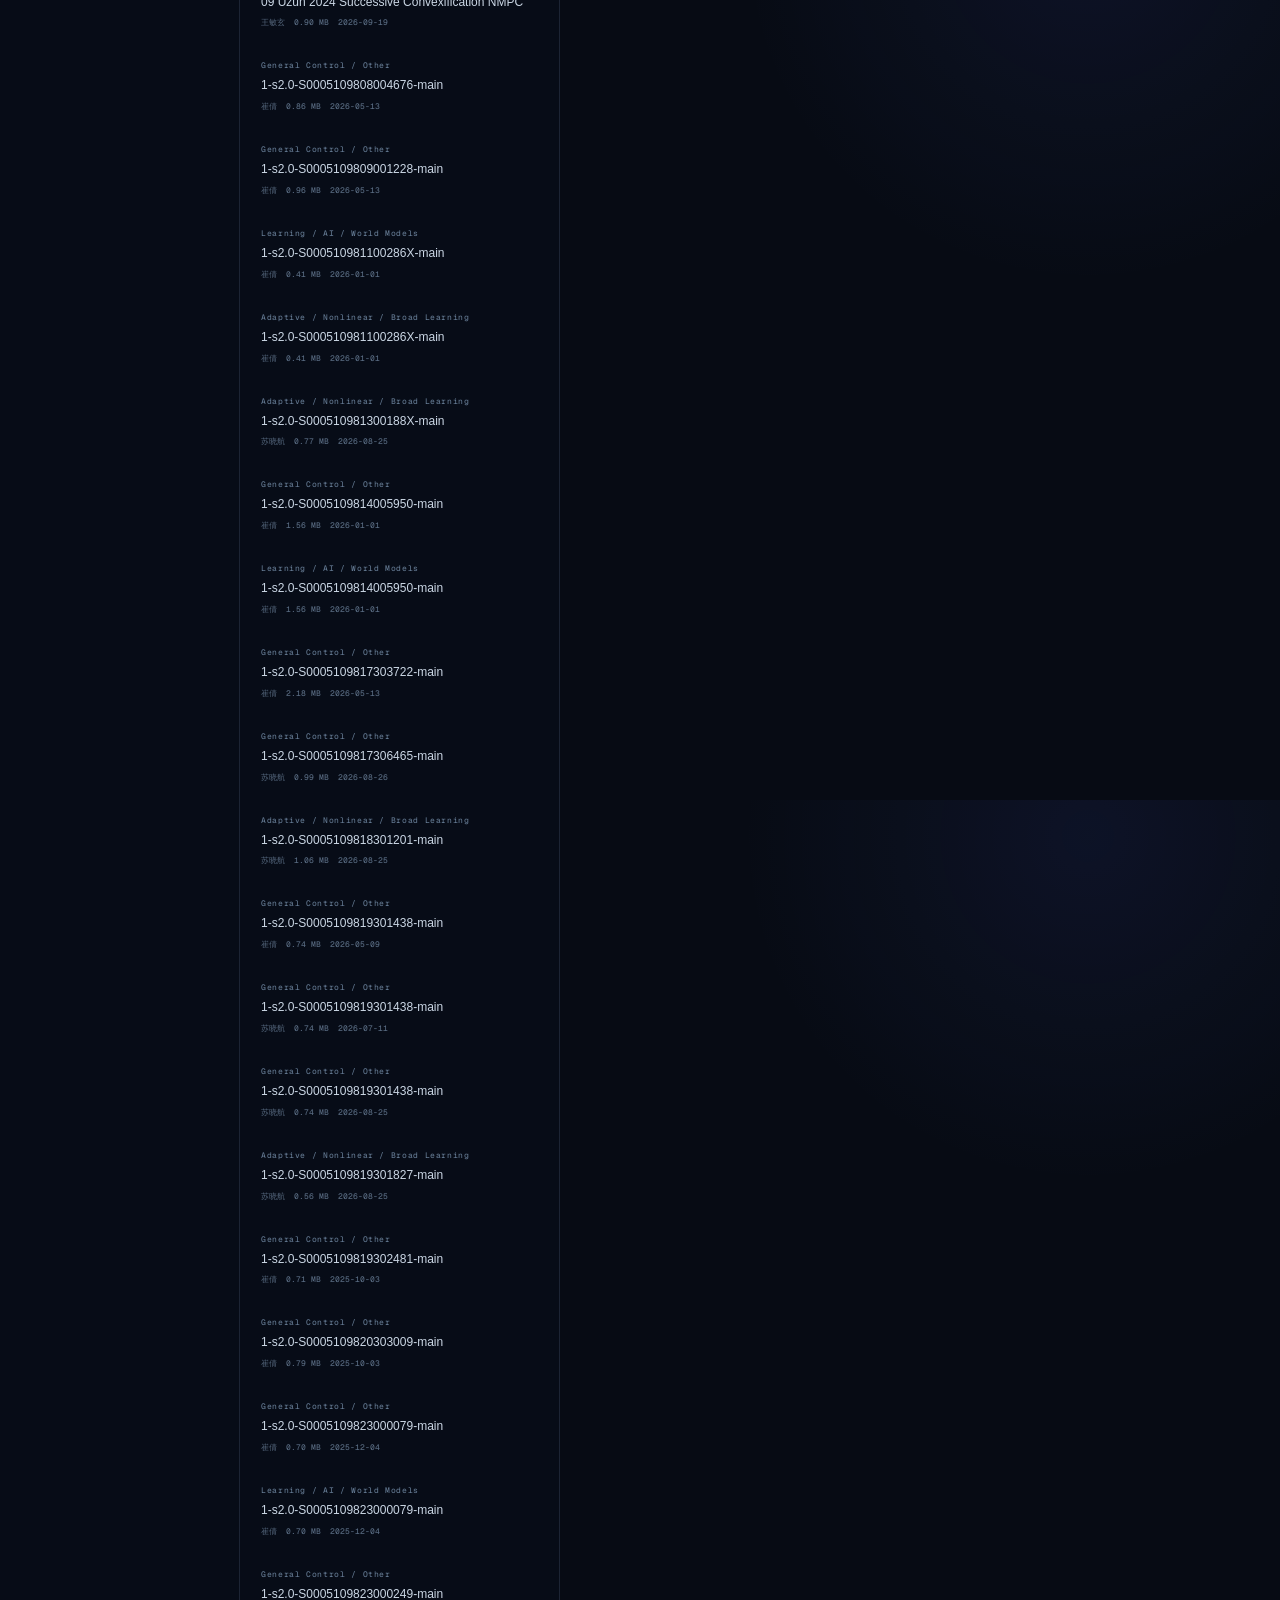
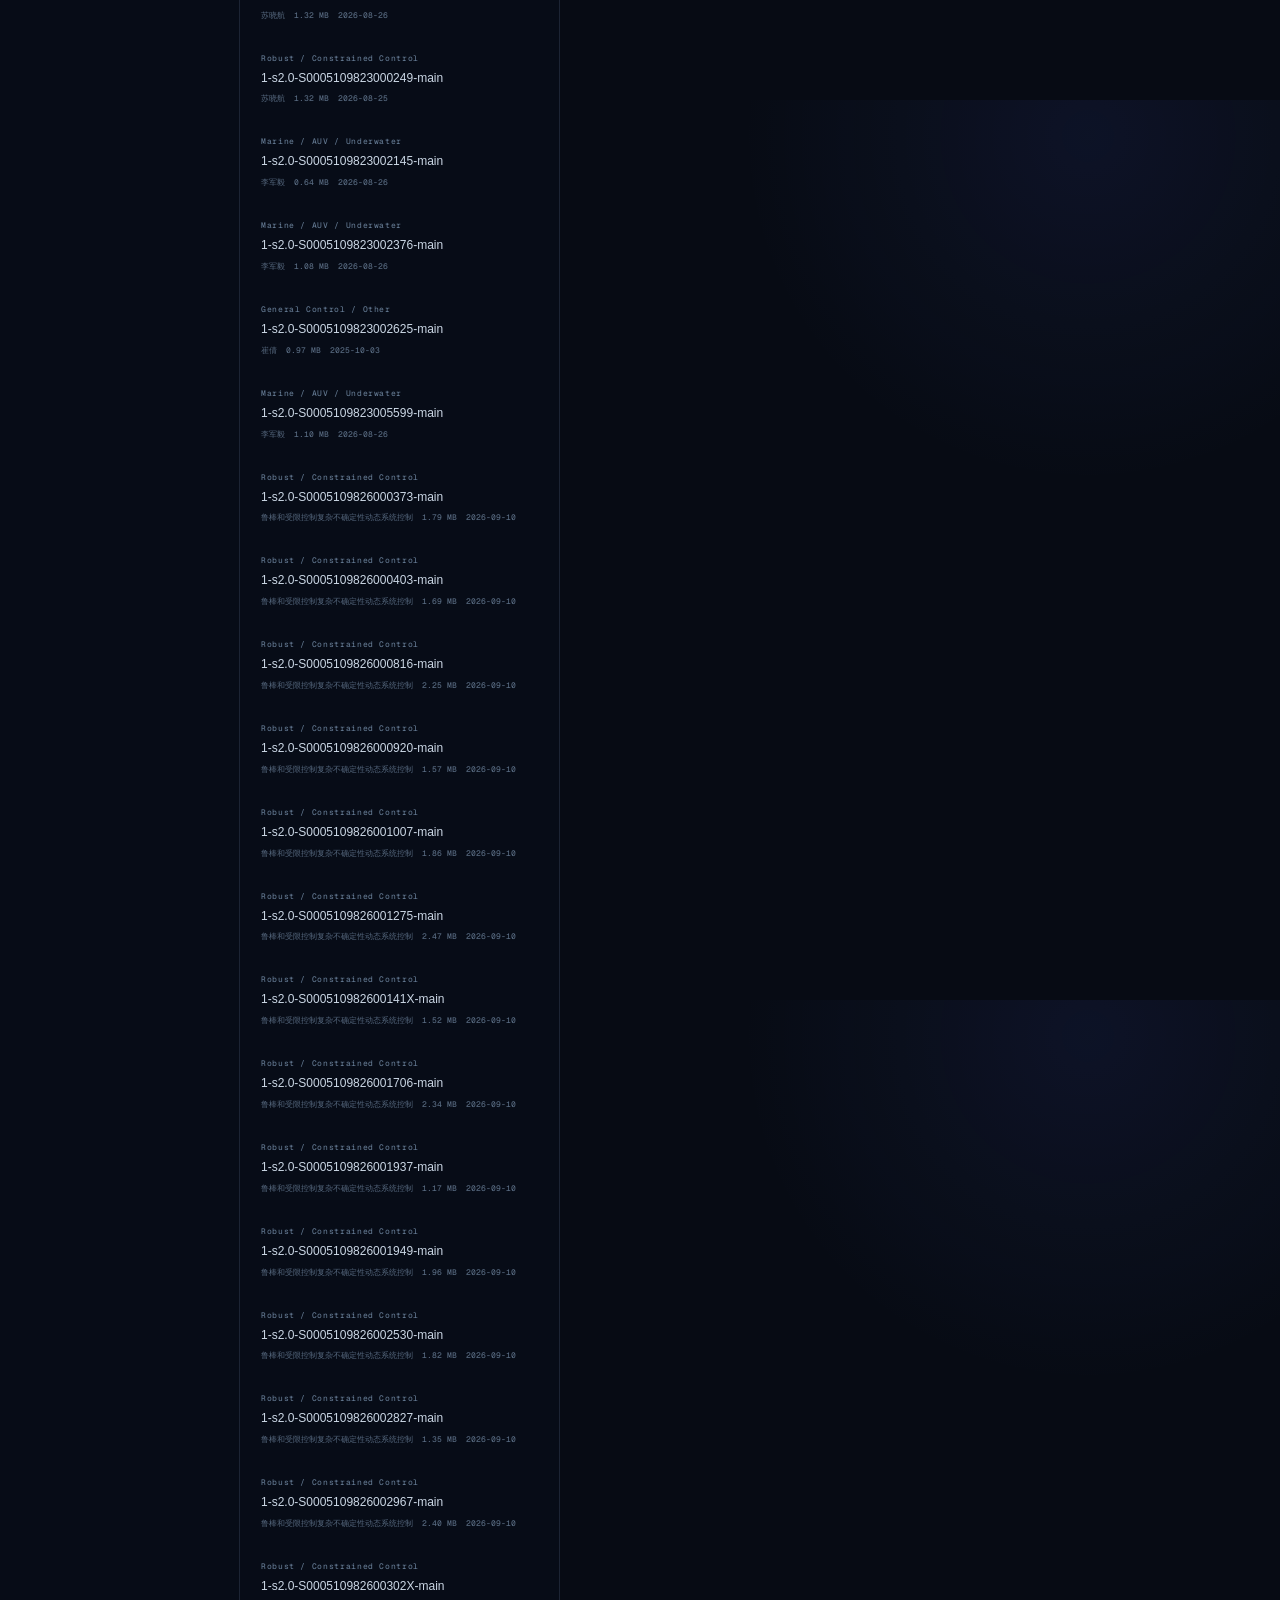
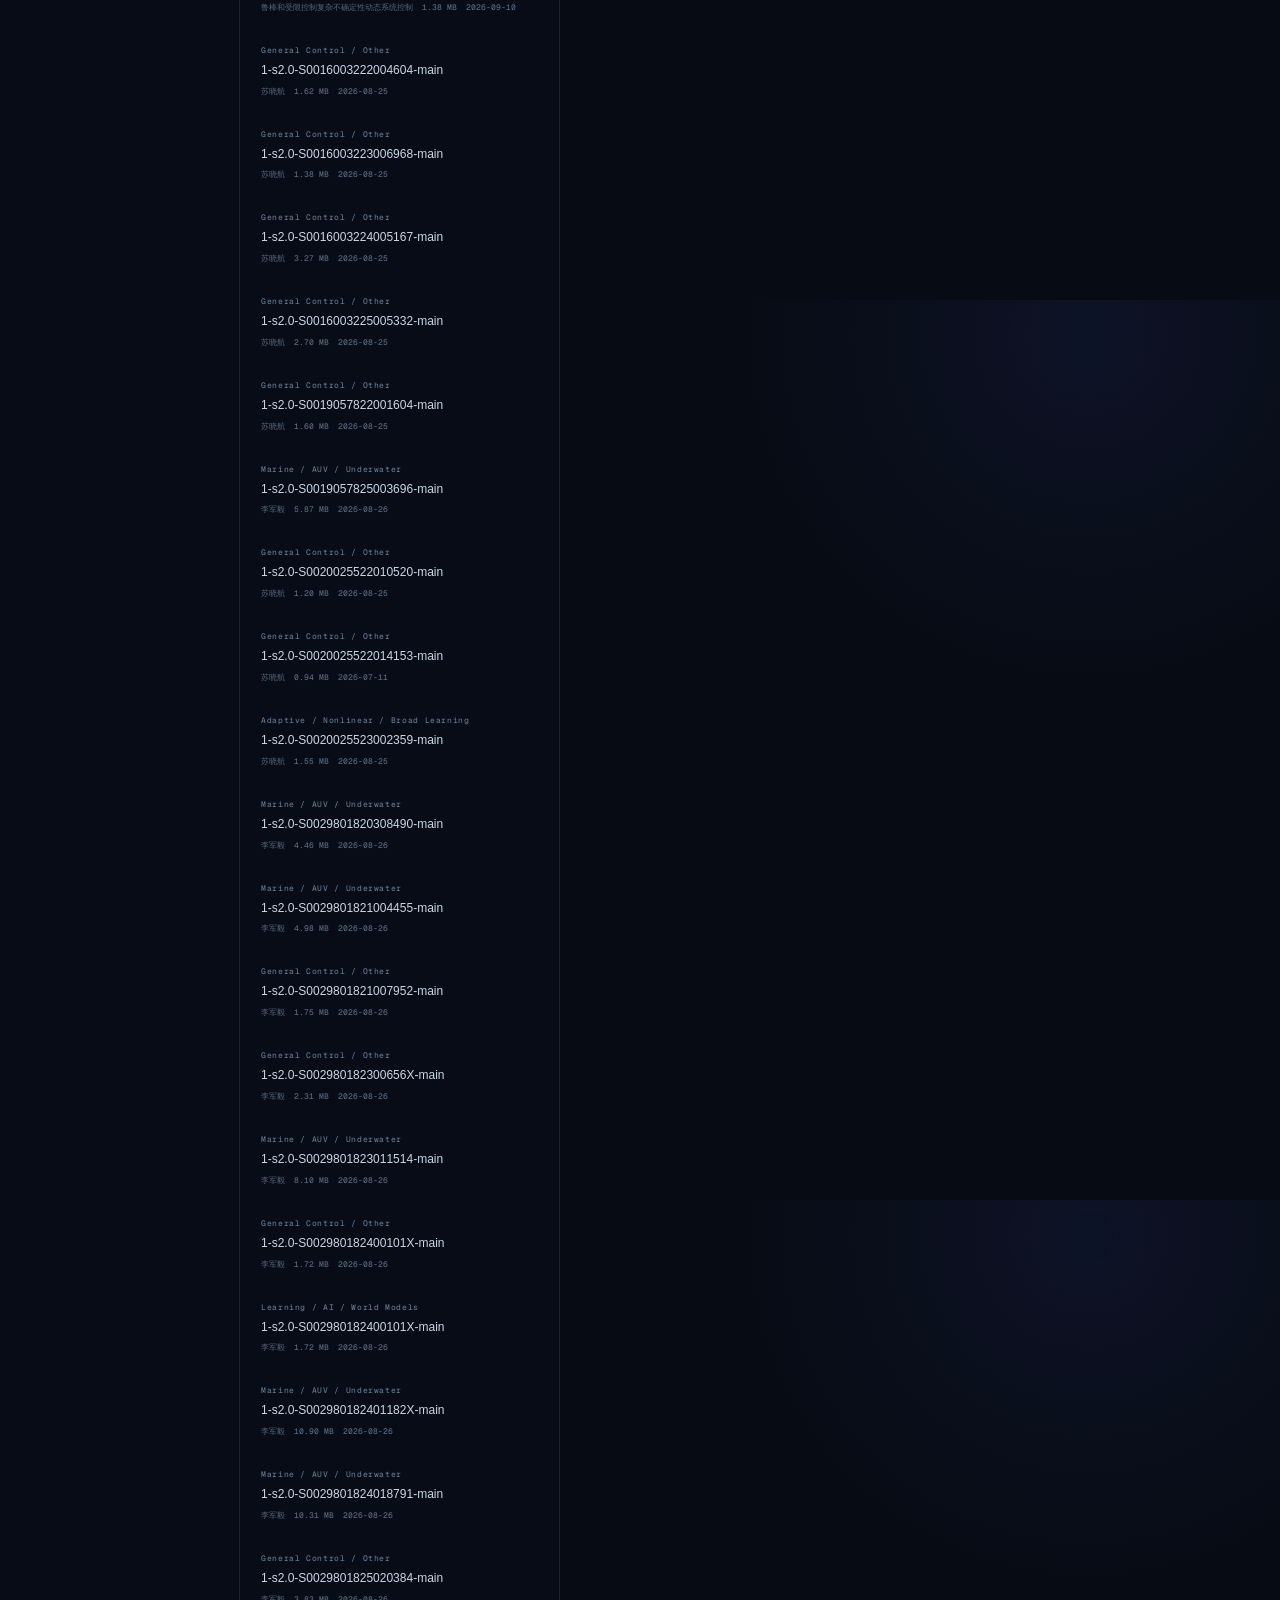
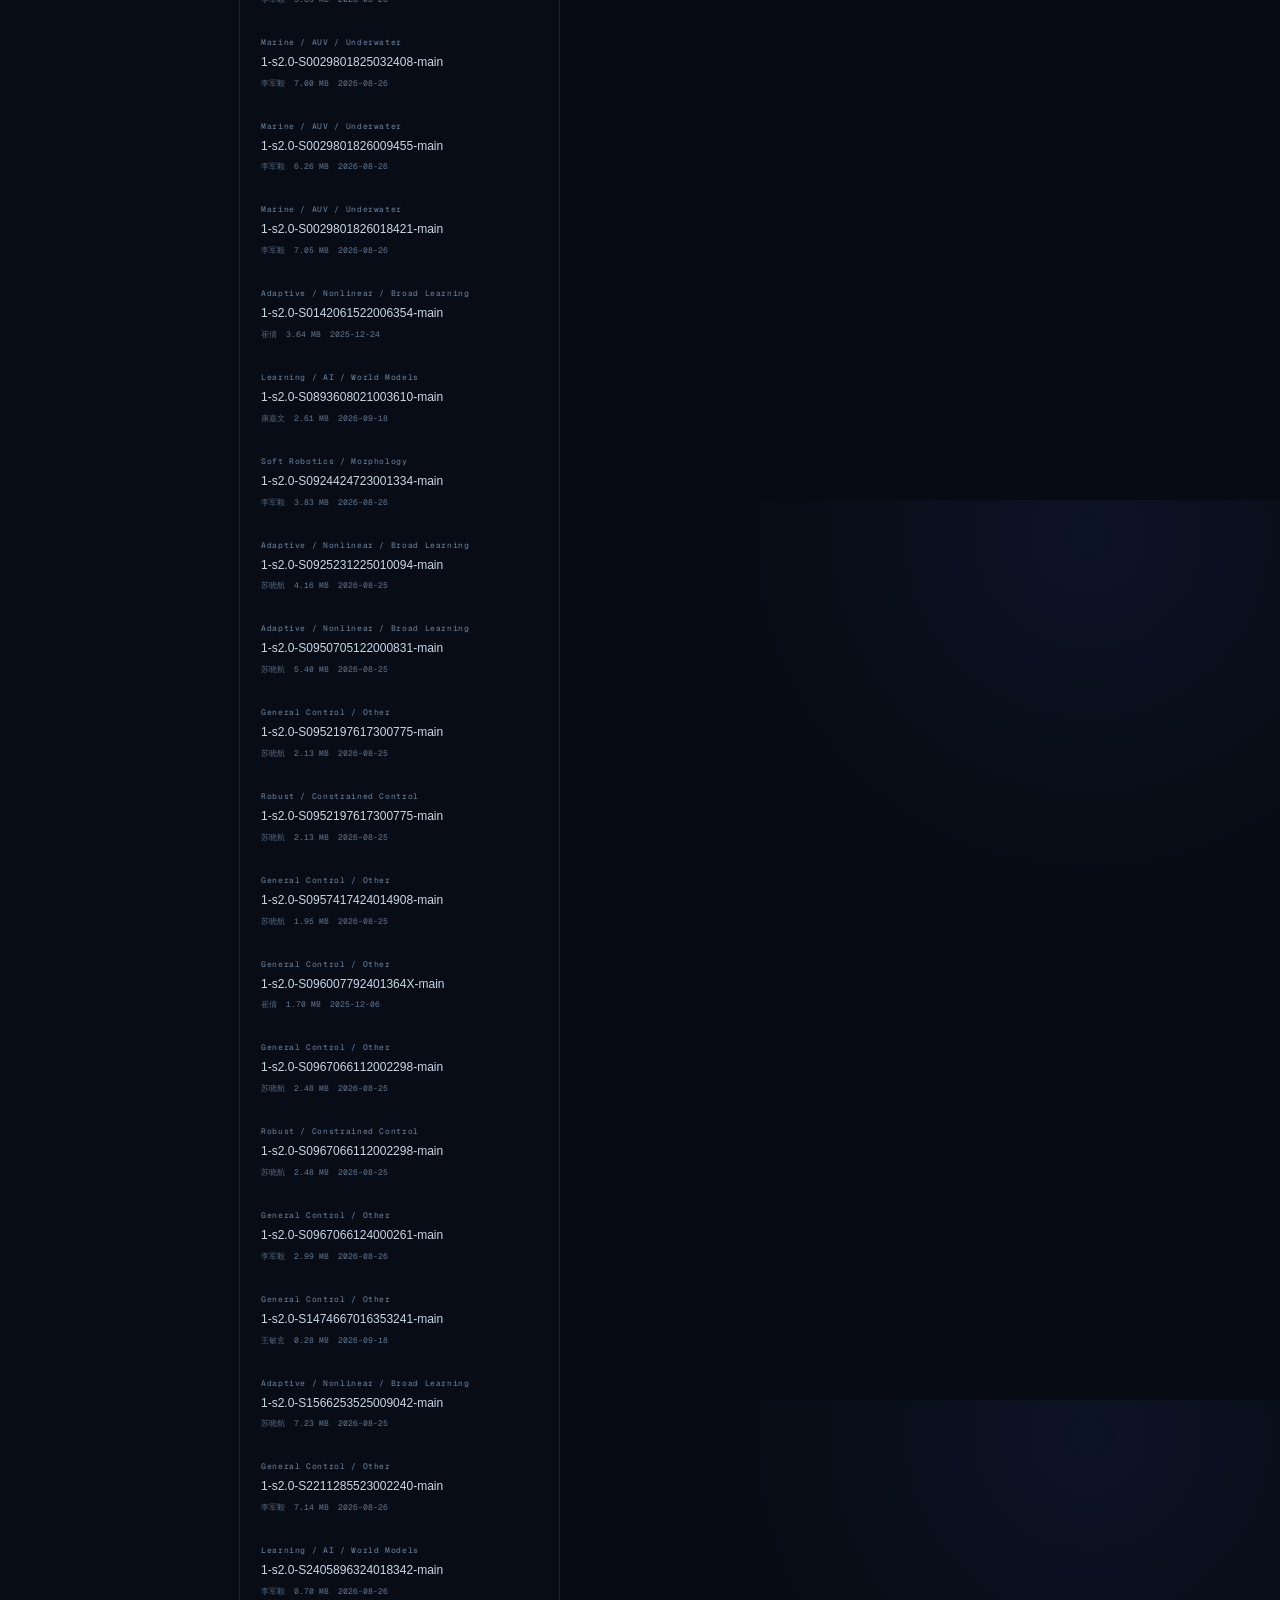
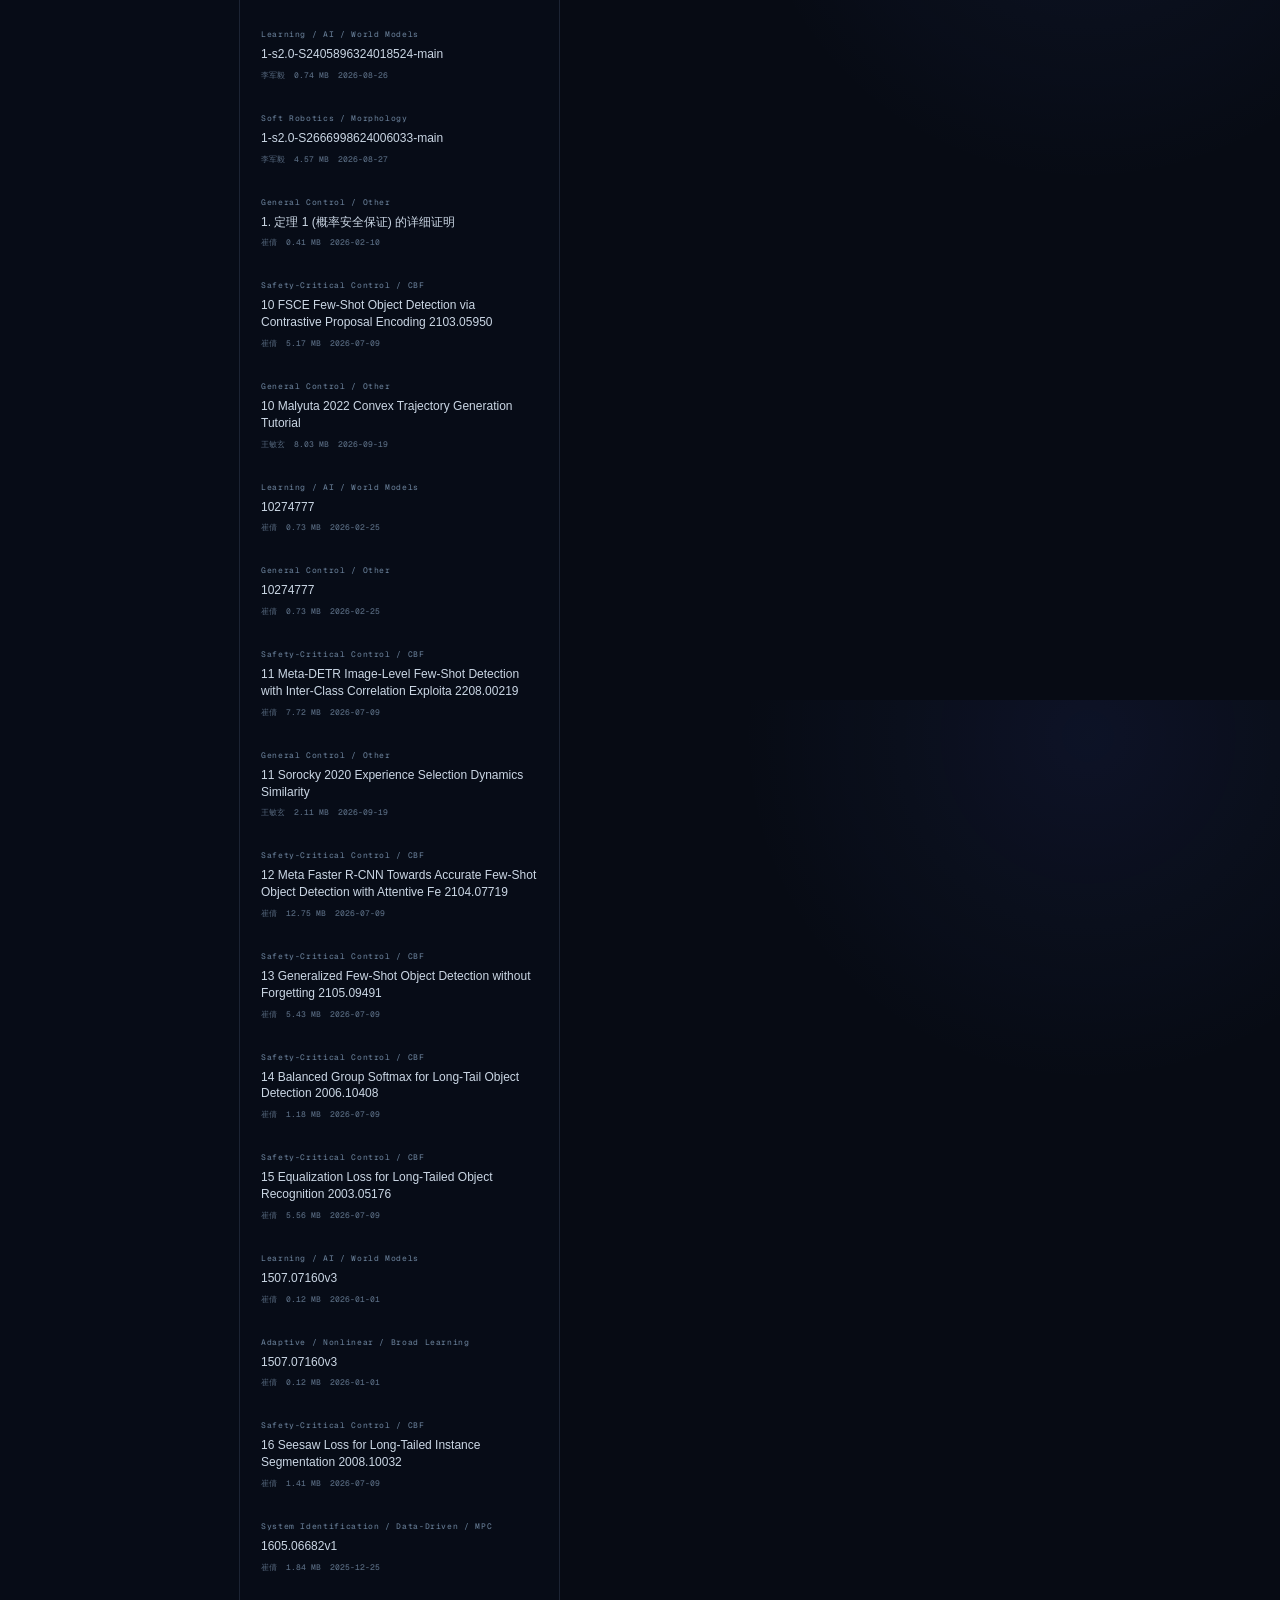
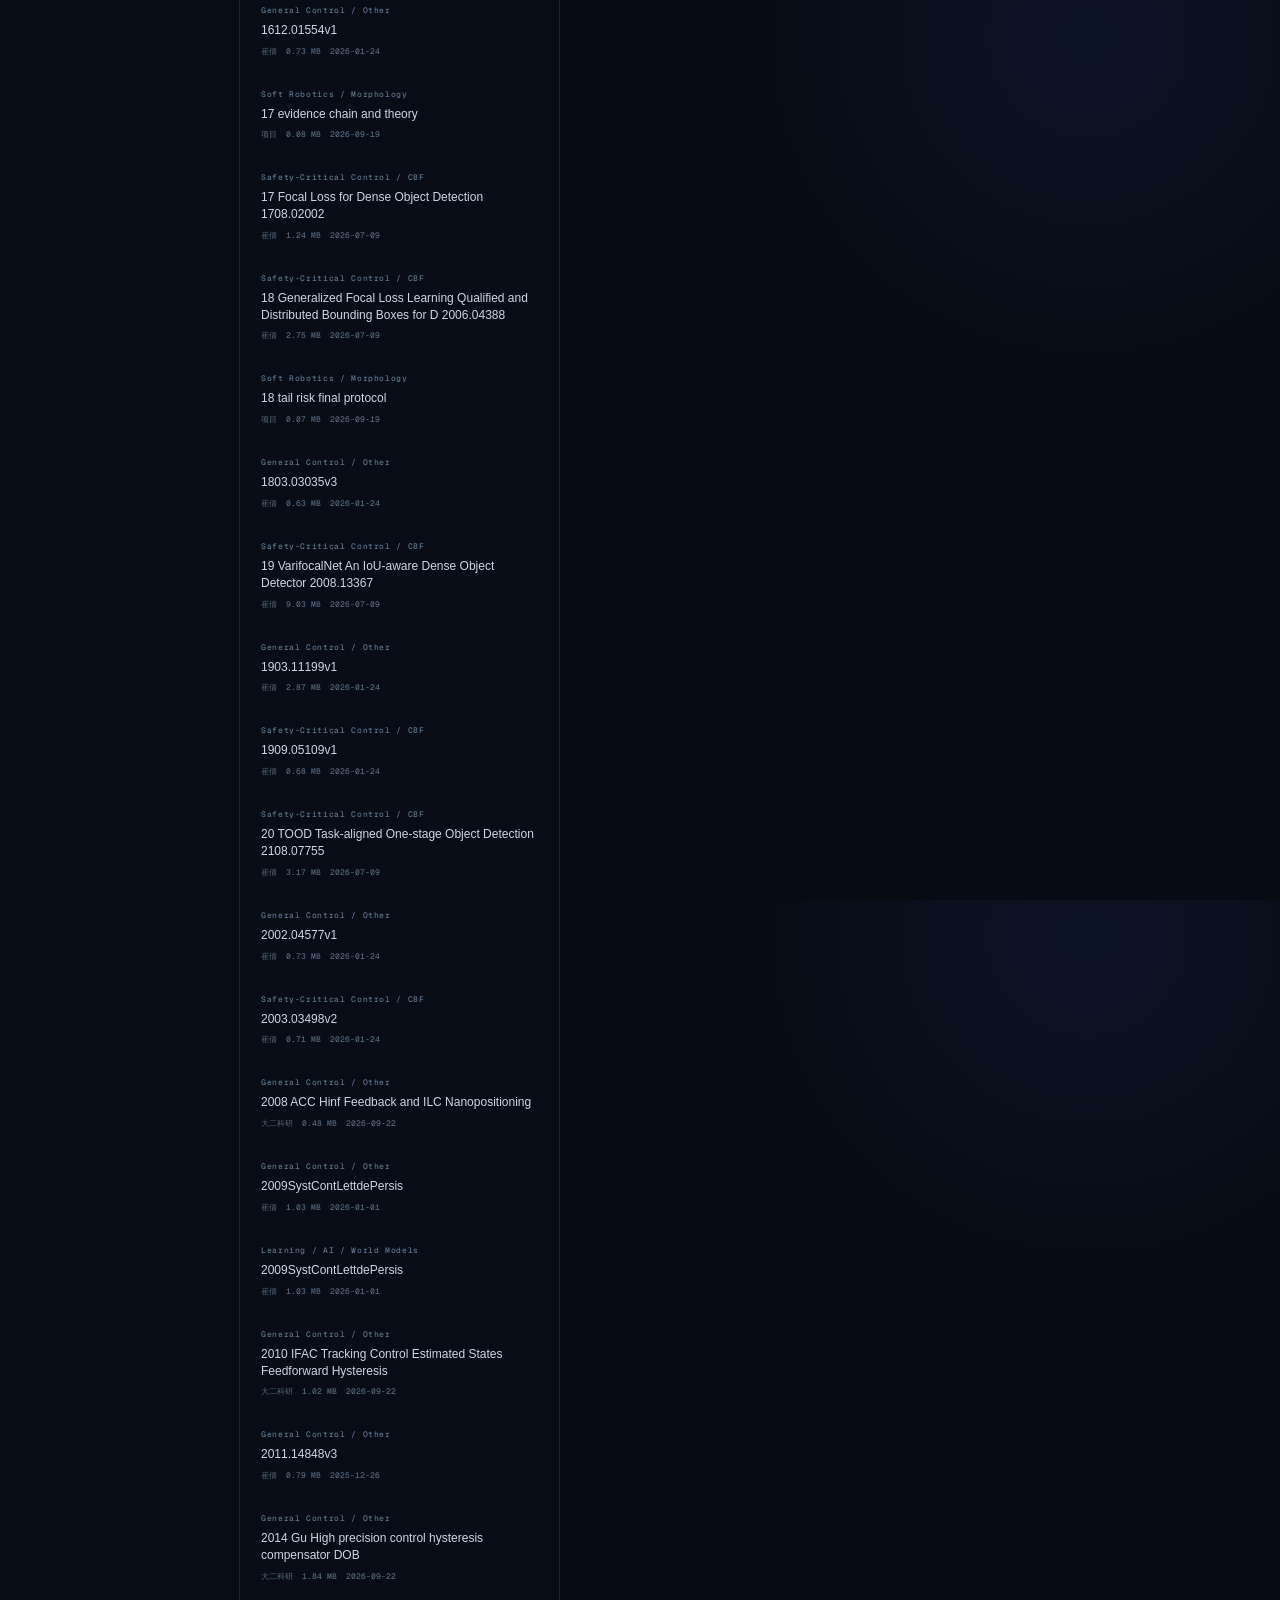
<file: papers.html>
<!doctype html>
<html lang="en">
<head>
  <meta charset="utf-8">
  <meta name="viewport" content="width=device-width,initial-scale=1">
  <meta name="description" content="Charlie's research paper library and reading desk">
  <link rel="canonical" href="https://charlie1552818.github.io/papers.html">
  <meta property="og:type" content="website">
  <meta property="og:title" content="Paper Desk — Charlie Research Library">
  <meta property="og:description" content="A categorized research-paper index with local PDF access and browser-local research notes.">
  <meta property="og:url" content="https://charlie1552818.github.io/papers.html">
  <meta name="twitter:card" content="summary">
  <meta name="twitter:title" content="Paper Desk — Charlie Research Library">
  <meta name="twitter:description" content="A categorized research-paper index with local PDF access and browser-local research notes.">
  <meta name="theme-color" content="#070b14">
  <title>Paper Desk — Charlie Research Library</title>
  <link rel="preconnect" href="https://fonts.googleapis.com">
  <link rel="preconnect" href="https://fonts.gstatic.com" crossorigin>
  <link href="https://fonts.googleapis.com/css2?family=Geist:wght@400;500;600;700&family=Geist+Mono:wght@400;500;600&display=swap" rel="stylesheet">
  <link rel="icon" href="favicon.svg" type="image/svg+xml">
  <link rel="stylesheet" href="papers.css">
</head>
<body>
  <a class="skip-link" href="#main-content">Skip to paper library</a>
  <header class="paper-header">
    <a class="paper-brand" href="index.html"><span>C</span><b>CHARLIE / PAPER DESK</b></a>
    <div class="paper-header-actions">
      <span id="library-updated">INDEX LOADING</span>
      <a href="index.html">Portfolio ↗</a>
    </div>
  </header>

  <main id="main-content" class="paper-shell">
    <aside class="library-panel">
      <div class="library-intro">
        <span class="eyebrow">RESEARCH LIBRARY / LOCAL-FIRST</span>
        <h1>Paper<br>Library.</h1>
        <p>All papers in the local research workspace are indexed here. Third-party PDFs stay local; notes stay in your browser.</p>
      </div>

      <div class="library-stats">
        <div><strong id="stat-total">—</strong><span>Indexed PDFs</span></div>
        <div><strong id="stat-notes">—</strong><span>With notes</span></div>
      </div>

      <label class="search-box">
        <span>⌕</span>
        <input id="paper-search" type="search" placeholder="Search title, category, group…" aria-label="Search papers">
      </label>

      <div class="folder-connect-card">
        <button id="connect-folder" class="folder-connect-button">Connect research folder</button>
        <span id="connection-status">Not connected</span>
      </div>

      <div class="filter-block">
        <div class="filter-label">CATEGORY</div>
        <div id="category-filters" class="filter-list"></div>
      </div>

      <div class="filter-block">
        <div class="filter-label">GROUP</div>
        <select id="group-filter" aria-label="Filter by research group"><option value="">All research groups</option></select>
      </div>

      <div class="library-footer-note">
        <span class="privacy-dot"></span>
        <p>Folder/PDF access and note storage stay local to your browser. Nothing is uploaded by the reading desk.</p>
      </div>
    </aside>

    <section class="paper-browser">
      <div class="browser-topbar">
        <div><span id="result-count">0</span> papers shown</div>
        <div class="browser-controls">
          <select id="sort-mode" aria-label="Sort papers">
            <option value="title">Title A–Z</option>
            <option value="modified">Recently modified</option>
            <option value="size">Largest files</option>
          </select>
        </div>
      </div>
      <div id="paper-list" class="paper-list" aria-live="polite"></div>
    </section>

    <section class="reading-desk">
      <div class="desk-toolbar">
        <div class="selected-meta">
          <span id="selected-category">SELECT A PAPER</span>
          <h2 id="selected-title">Reading desk</h2>
          <p id="selected-subtitle">Choose a paper from the library to start.</p>
        </div>
        <button id="choose-pdf" class="desk-button primary" disabled>Open local PDF</button>
        <input id="pdf-picker" type="file" accept="application/pdf" hidden>
      </div>

      <div class="desk-grid">
        <div class="pdf-pane">
          <div id="pdf-empty" class="pdf-empty">
            <div class="pdf-symbol">PDF</div>
            <h3>Open the corresponding local file</h3>
            <p>The paper index is public metadata only. Select the PDF from your computer to read it here without uploading it anywhere.</p>
            <button id="choose-pdf-empty" class="desk-button" disabled>Choose local PDF</button>
          </div>
          <iframe id="pdf-frame" title="Local PDF reader" hidden></iframe>
        </div>

        <aside class="notes-pane">
          <div class="notes-head">
            <div>
              <span class="eyebrow">READING NOTES</span>
              <h3>Research memo</h3>
            </div>
            <span id="save-state">LOCAL</span>
          </div>

          <div class="note-fields">
            <label>
              <span>STATUS</span>
              <select id="reading-status">
                <option value="unread">Unread</option>
                <option value="reading">Reading</option>
                <option value="read">Read</option>
                <option value="key">Key paper</option>
              </select>
            </label>
            <label>
              <span>TAGS</span>
              <input id="note-tags" placeholder="CBF, GP, proof, experiment">
            </label>
          </div>

          <label class="note-area">
            <span>NOTES</span>
            <textarea id="paper-notes" placeholder="Write what matters: problem, assumptions, method, proof idea, experiment, limitations, what you can reuse…" disabled></textarea>
          </label>

          <div class="note-prompts">
            <button data-prompt="Problem / gap:\n">+ Problem</button>
            <button data-prompt="Method / core idea:\n">+ Method</button>
            <button data-prompt="Proof / guarantee:\n">+ Proof</button>
            <button data-prompt="Experiments / evidence:\n">+ Evidence</button>
            <button data-prompt="Limitations / questions:\n">+ Limits</button>
            <button data-prompt="How I can reuse this:\n">+ Reuse</button>
          </div>

          <div class="notes-actions">
            <button id="export-note" class="desk-button" disabled>Export Markdown</button>
            <button id="backup-notes" class="desk-button">Backup all notes</button>
            <button id="restore-notes" class="desk-button">Restore notes</button>
            <button id="clear-note" class="desk-button danger" disabled>Clear note</button>
            <input id="restore-notes-picker" type="file" accept="application/json,.json" hidden>
          </div>

          <div class="note-storage">
            <b>LOCAL STORAGE</b>
            <p>Notes are keyed by a stable paper ID. Use Backup all notes before clearing browser data or moving to another browser; Restore notes imports the JSON backup without uploading it.</p>
          </div>
        </aside>
      </div>
    </section>
  </main>

  <script src="papers-data.js"></script>
  <script src="paper-folder.js"></script>
  <script src="papers.js"></script>
</body>
</html>
</file>
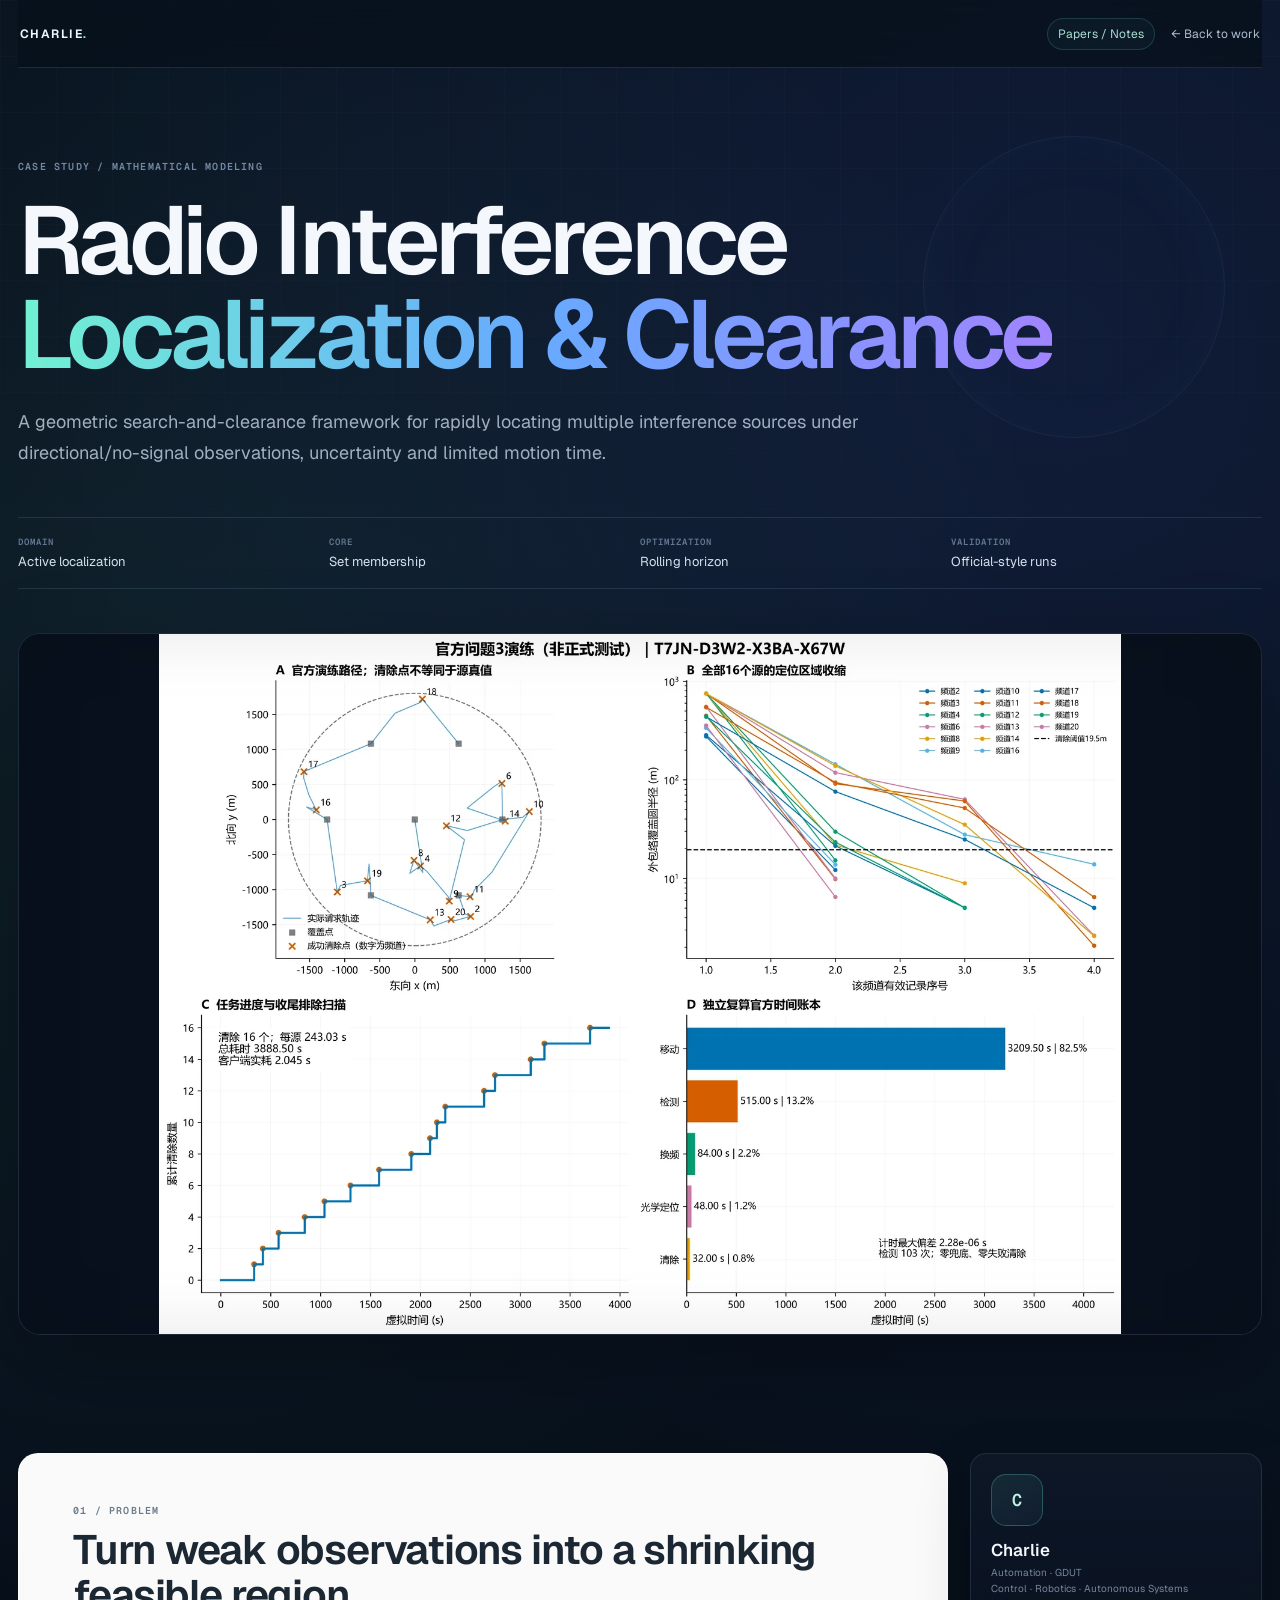
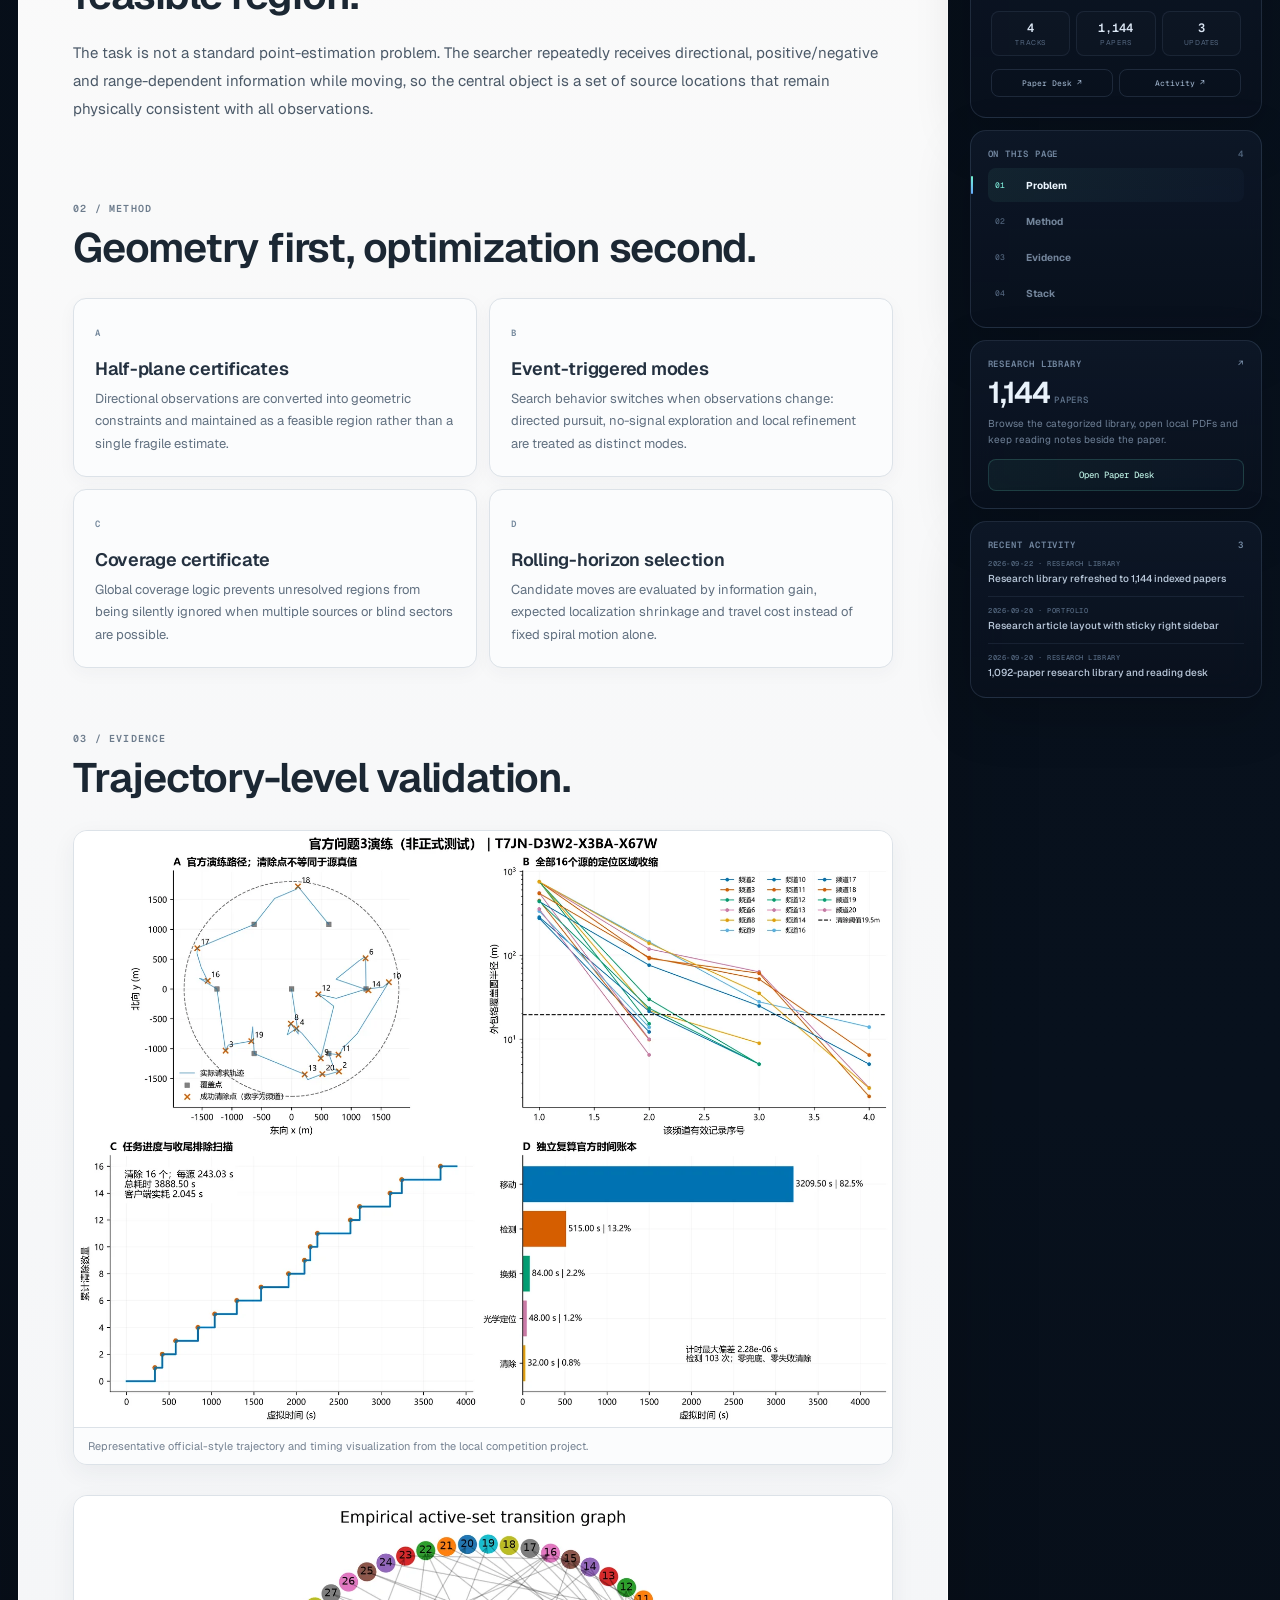
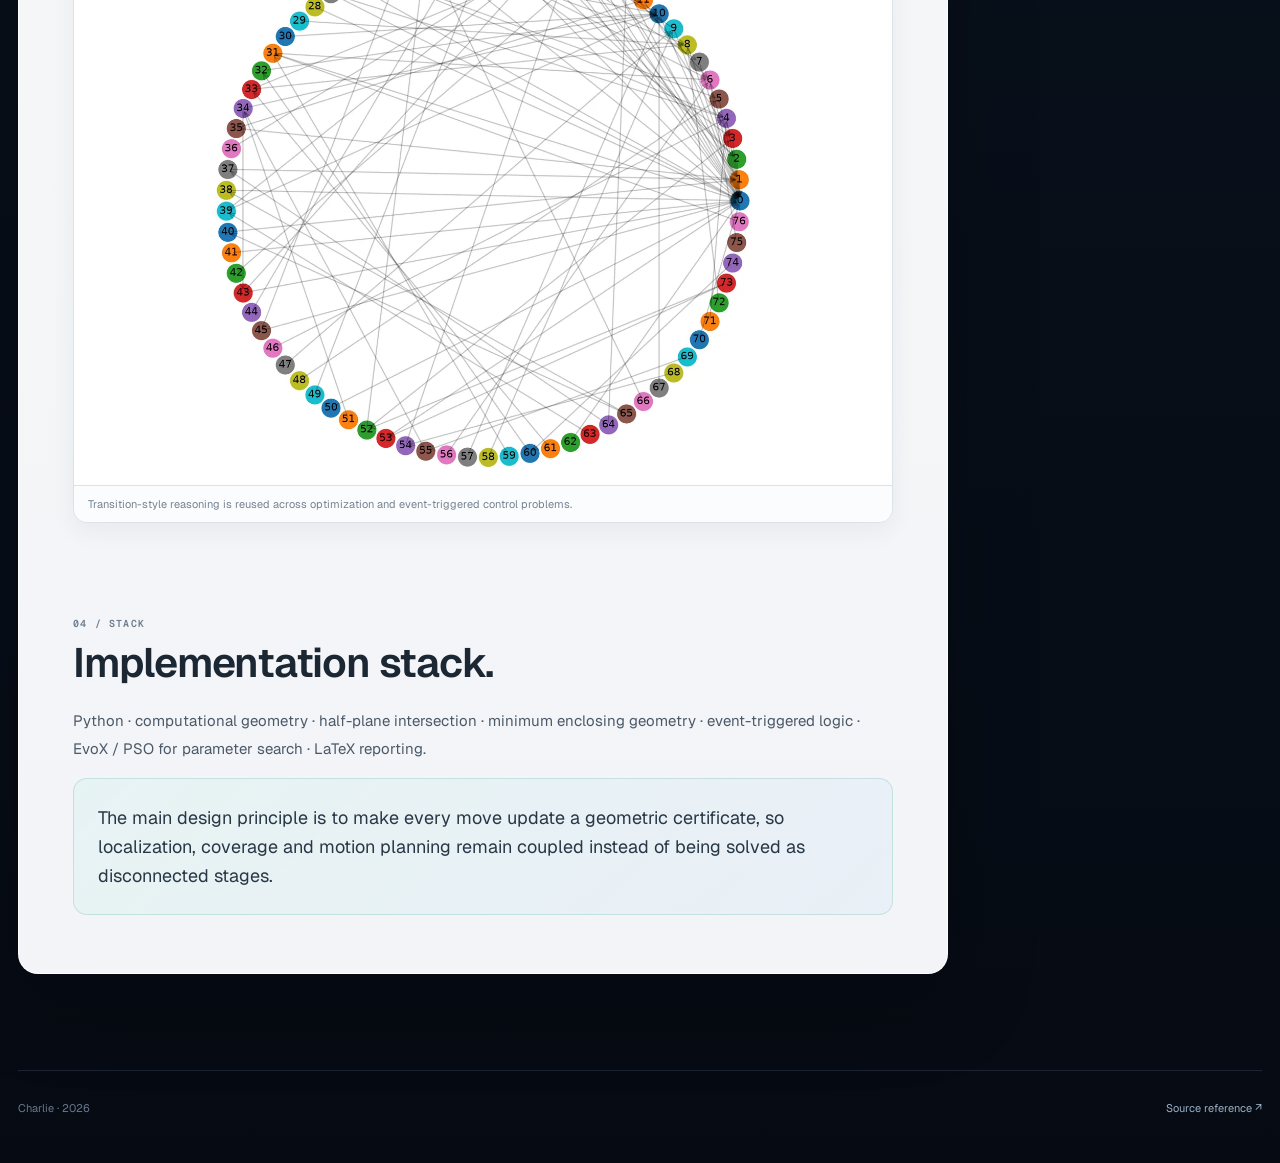
<file: work/cumcm.html>
<!doctype html><html lang="en"><head><meta charset="utf-8"><meta name="viewport" content="width=device-width,initial-scale=1"><meta name="description" content="Case study on geometric set-membership localization, coverage certificates and rolling-horizon search for radio interference sources."><link rel="canonical" href="https://charlie1552818.github.io/work/cumcm.html"><meta property="og:type" content="article"><meta property="og:title" content="CUMCM 2026 — Radio Interference Localization"><meta property="og:description" content="Geometric localization, coverage certificates and rolling-horizon search under weak observations."><meta property="og:url" content="https://charlie1552818.github.io/work/cumcm.html"><meta name="twitter:card" content="summary"><meta name="twitter:title" content="CUMCM 2026 — Radio Interference Localization"><meta name="twitter:description" content="Geometric localization, coverage certificates and rolling-horizon search under weak observations."><title>CUMCM 2026 — Radio Interference Localization</title><link rel="preconnect" href="https://fonts.googleapis.com"><link rel="preconnect" href="https://fonts.gstatic.com" crossorigin><link href="https://fonts.googleapis.com/css2?family=Geist:wght@400;500;600;700&family=Geist+Mono:wght@400;500;600&display=swap" rel="stylesheet"><link rel="stylesheet" href="../case.css"><link rel="icon" href="../favicon.svg" type="image/svg+xml"></head><body><a class="skip-link" href="#main-content">Skip to case study</a><div class="shell"><nav class="topbar"><a class="brand" href="../index.html">CHARLIE<b>.</b></a><div class="topbar-links"><a href="../papers.html">Papers / Notes</a><a href="../index.html#work">← Back to work</a></div></nav><header class="case-hero"><div class="eyebrow">CASE STUDY / MATHEMATICAL MODELING</div><h1>Radio Interference<br><span>Localization & Clearance</span></h1><p class="lede">A geometric search-and-clearance framework for rapidly locating multiple interference sources under directional/no-signal observations, uncertainty and limited motion time.</p><div class="case-meta"><div><strong>DOMAIN</strong><span>Active localization</span></div><div><strong>CORE</strong><span>Set membership</span></div><div><strong>OPTIMIZATION</strong><span>Rolling horizon</span></div><div><strong>VALIDATION</strong><span>Official-style runs</span></div></div><div class="hero-media"><img src="../assets/projects/cumcm_trajectory.webp" alt="Official-style localization trajectory and timing result"></div></header><main id="main-content" class="content"><aside class="toc"><a href="#problem">01 Problem</a><a href="#method">02 Method</a><a href="#evidence">03 Evidence</a><a href="#stack">04 Stack</a></aside><div class="copy"><section id="problem"><div class="label">01 / PROBLEM</div><h2>Turn weak observations into a shrinking feasible region.</h2><p>The task is not a standard point-estimation problem. The searcher repeatedly receives directional, positive/negative and range-dependent information while moving, so the central object is a set of source locations that remain physically consistent with all observations.</p></section><section id="method"><div class="label">02 / METHOD</div><h2>Geometry first, optimization second.</h2><div class="method-grid"><div class="method-card"><span>A</span><h3>Half-plane certificates</h3><p>Directional observations are converted into geometric constraints and maintained as a feasible region rather than a single fragile estimate.</p></div><div class="method-card"><span>B</span><h3>Event-triggered modes</h3><p>Search behavior switches when observations change: directed pursuit, no-signal exploration and local refinement are treated as distinct modes.</p></div><div class="method-card"><span>C</span><h3>Coverage certificate</h3><p>Global coverage logic prevents unresolved regions from being silently ignored when multiple sources or blind sectors are possible.</p></div><div class="method-card"><span>D</span><h3>Rolling-horizon selection</h3><p>Candidate moves are evaluated by information gain, expected localization shrinkage and travel cost instead of fixed spiral motion alone.</p></div></div></section><section id="evidence"><div class="label">03 / EVIDENCE</div><h2>Trajectory-level validation.</h2><figure class="figure"><img src="../assets/projects/cumcm_trajectory.webp" alt="Localization trajectory"><figcaption>Representative official-style trajectory and timing visualization from the local competition project.</figcaption></figure><figure class="figure"><img src="../assets/projects/control_active_set.webp" alt="Active set transition graph"><figcaption>Transition-style reasoning is reused across optimization and event-triggered control problems.</figcaption></figure></section><section id="stack"><div class="label">04 / STACK</div><h2>Implementation stack.</h2><p>Python · computational geometry · half-plane intersection · minimum enclosing geometry · event-triggered logic · EvoX / PSO for parameter search · LaTeX reporting.</p><div class="takeaway">The main design principle is to make every move update a geometric certificate, so localization, coverage and motion planning remain coupled instead of being solved as disconnected stages.</div></section></div></main><footer class="case-footer"><span>Charlie · 2026</span><a href="https://github.com/li2396803/cumcm2026-b-radio-interference-localization" target="_blank" rel="noreferrer">Source reference ↗</a></footer></div><script src="../paper-summary.js"></script><script src="../activity-data.js"></script><script src="../case.js"></script></body></html>
</file>
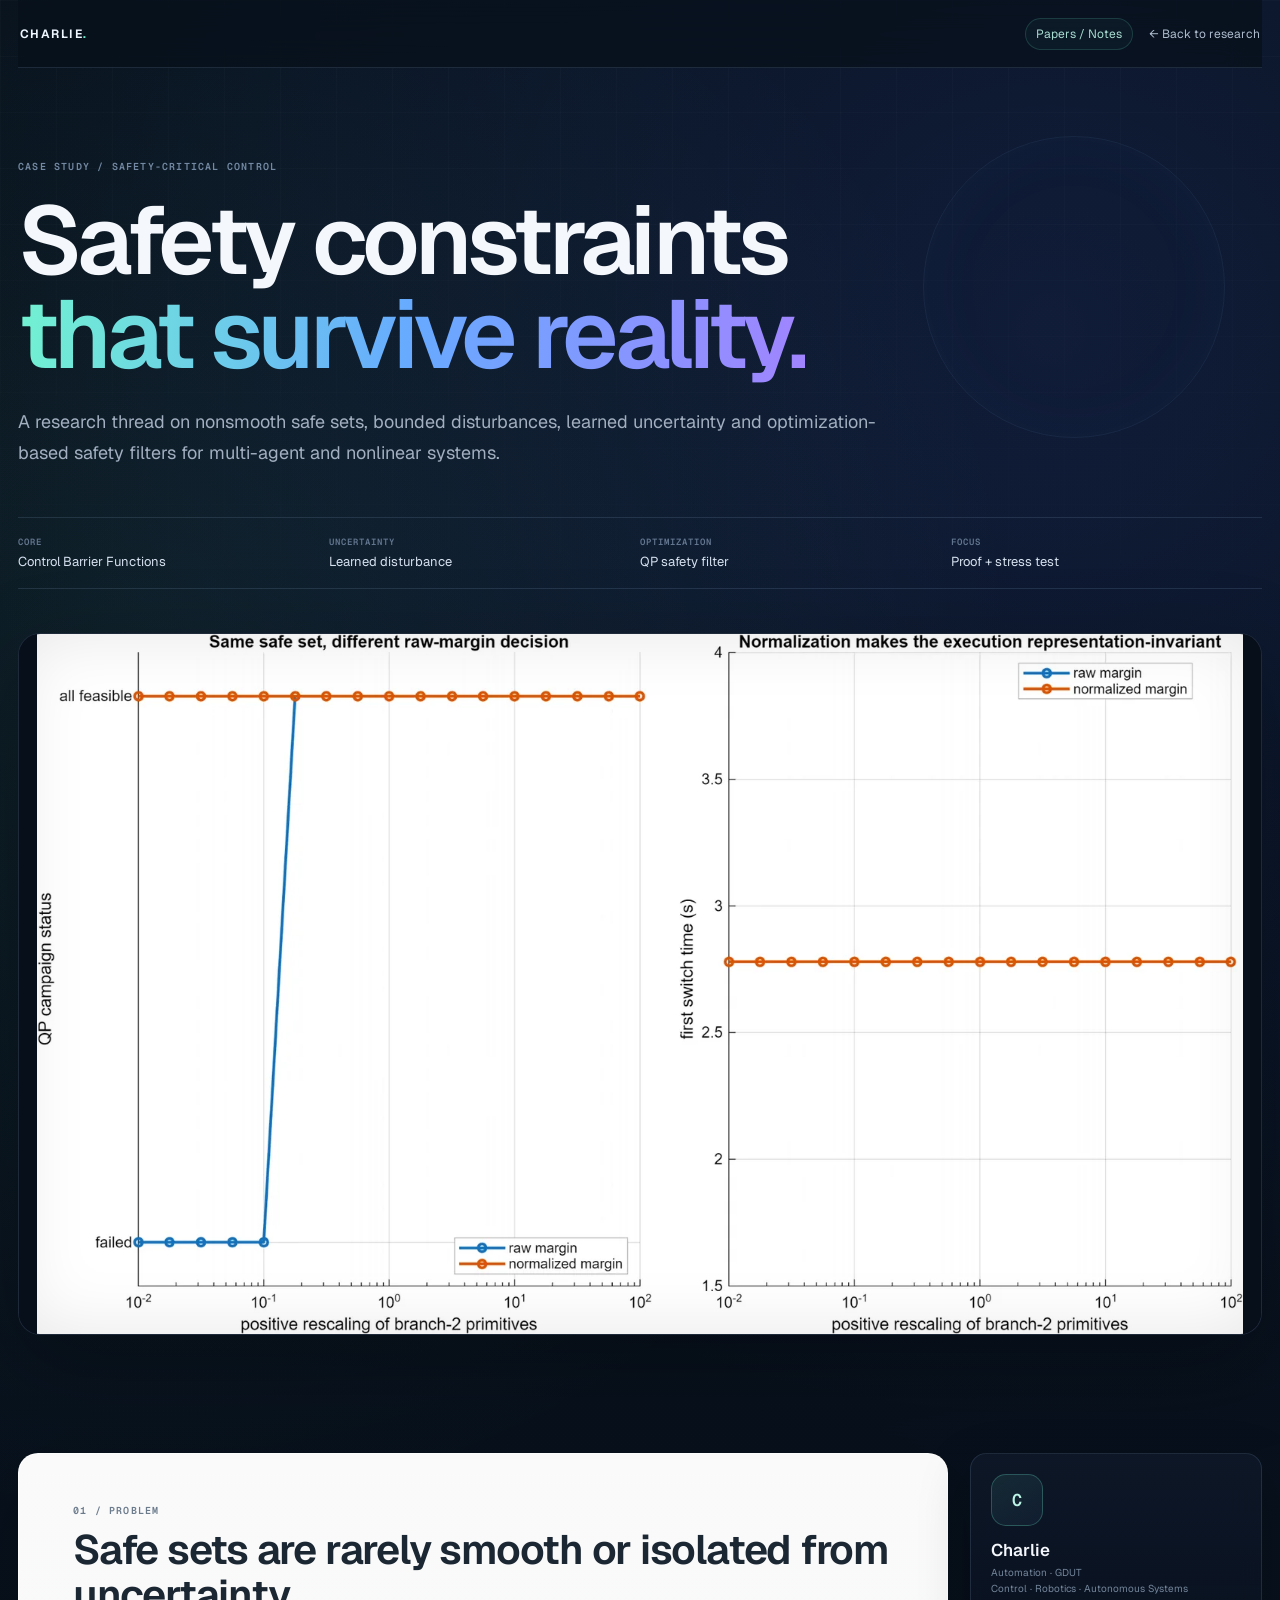
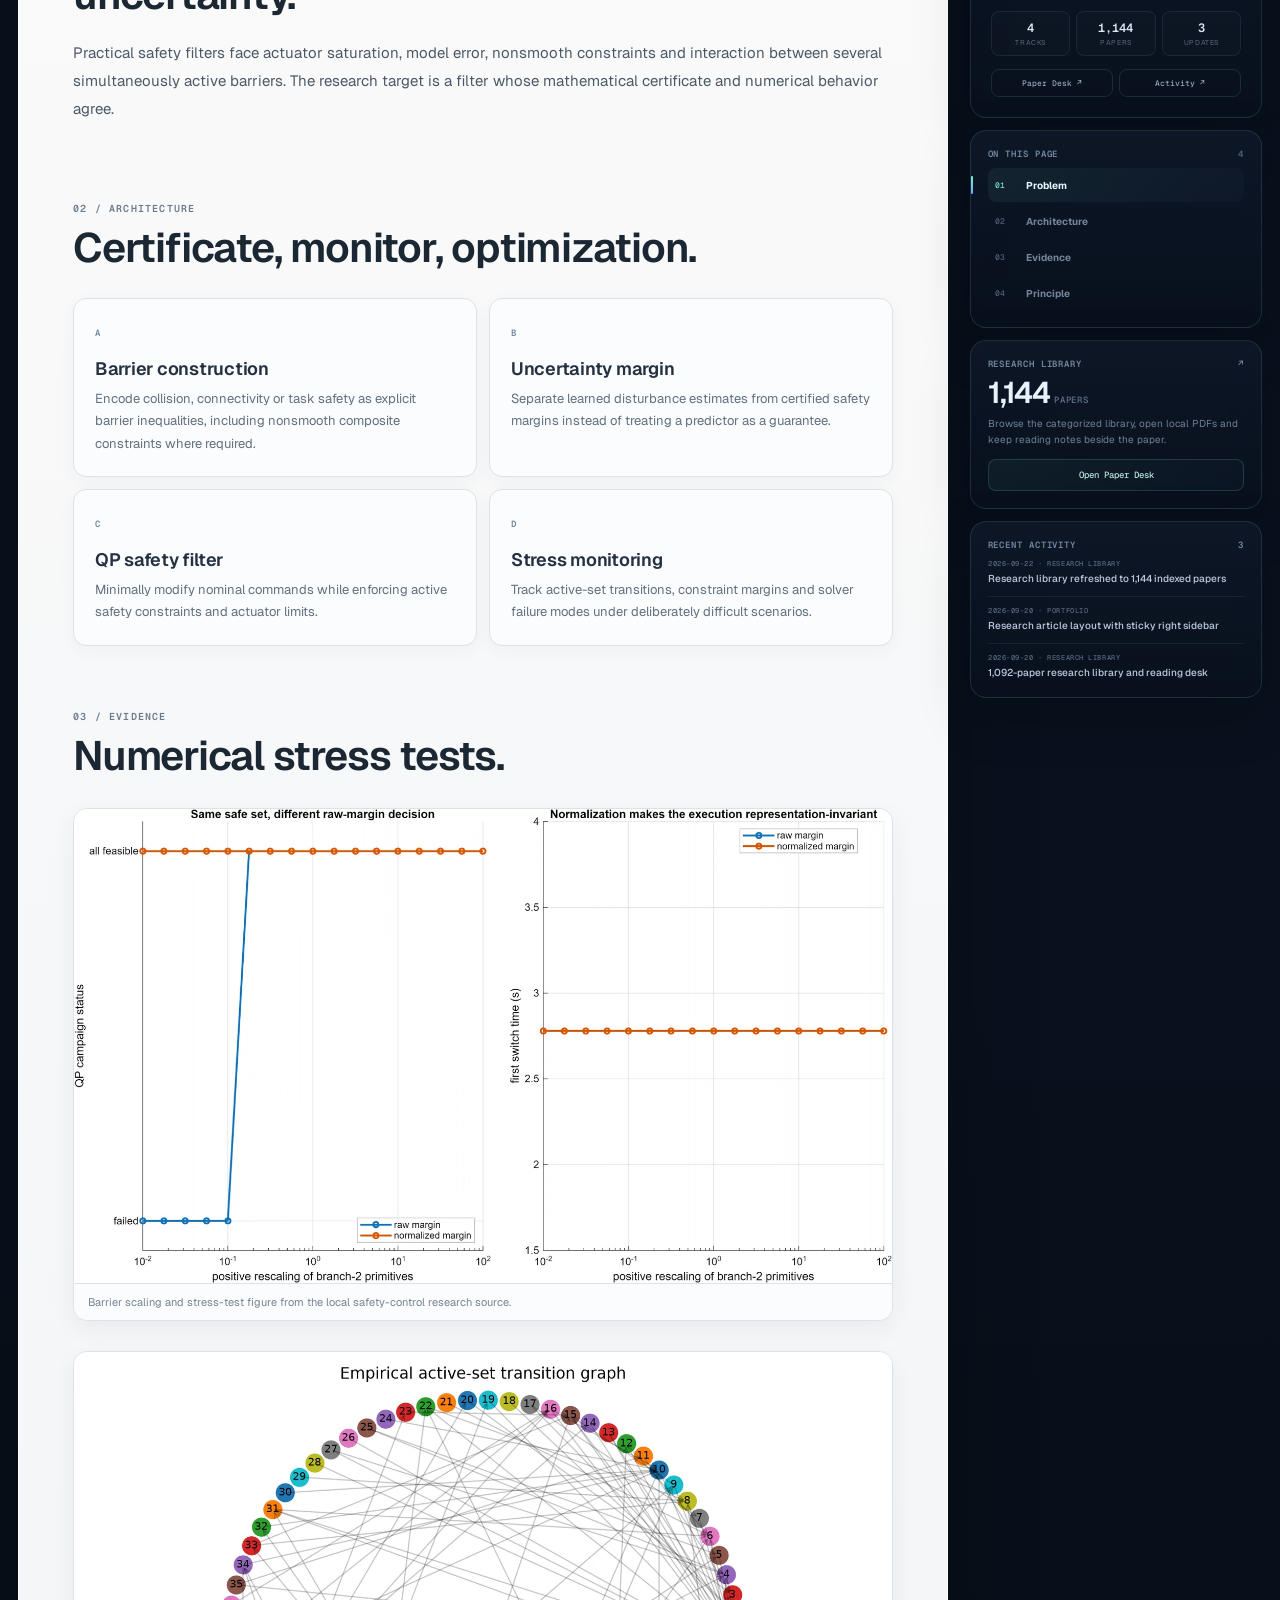
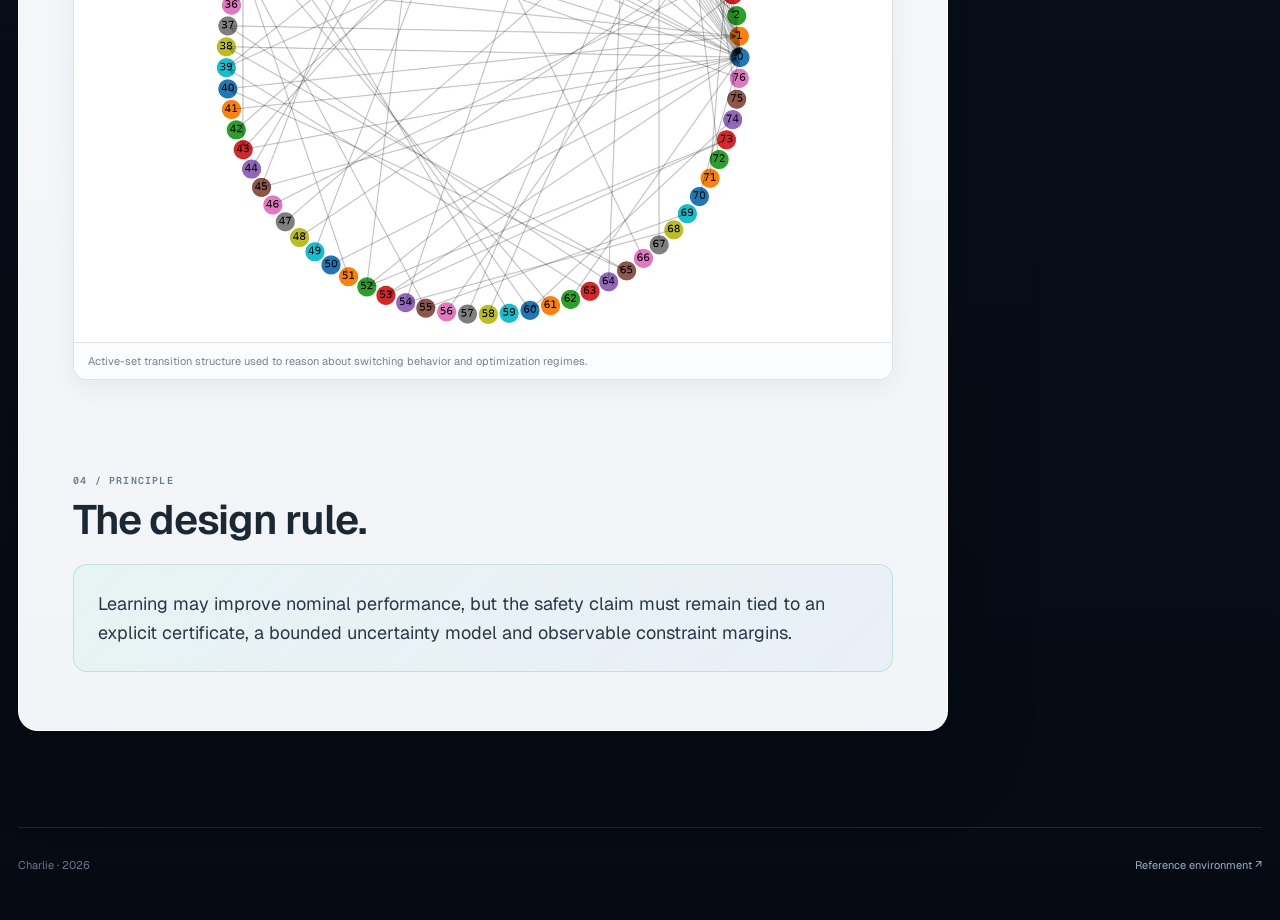
<file: work/safety-control.html>
<!doctype html><html lang="en"><head><meta charset="utf-8"><meta name="viewport" content="width=device-width,initial-scale=1"><meta name="description" content="Case study on safety-critical control with barrier certificates, learned uncertainty and optimization-based safety filters."><link rel="canonical" href="https://charlie1552818.github.io/work/safety-control.html"><meta property="og:type" content="article"><meta property="og:title" content="Safety-Critical Control — Case Study"><meta property="og:description" content="Barrier certificates, learned uncertainty and optimization-based safety filters for nonlinear systems."><meta property="og:url" content="https://charlie1552818.github.io/work/safety-control.html"><meta name="twitter:card" content="summary"><meta name="twitter:title" content="Safety-Critical Control — Case Study"><meta name="twitter:description" content="Barrier certificates, learned uncertainty and optimization-based safety filters for nonlinear systems."><title>Safety-Critical Control — Case Study</title><link rel="preconnect" href="https://fonts.googleapis.com"><link rel="preconnect" href="https://fonts.gstatic.com" crossorigin><link href="https://fonts.googleapis.com/css2?family=Geist:wght@400;500;600;700&family=Geist+Mono:wght@400;500;600&display=swap" rel="stylesheet"><link rel="stylesheet" href="../case.css"><link rel="icon" href="../favicon.svg" type="image/svg+xml"></head><body><a class="skip-link" href="#main-content">Skip to case study</a><div class="shell"><nav class="topbar"><a class="brand" href="../index.html">CHARLIE<b>.</b></a><div class="topbar-links"><a href="../papers.html">Papers / Notes</a><a href="../index.html#research">← Back to research</a></div></nav><header class="case-hero"><div class="eyebrow">CASE STUDY / SAFETY-CRITICAL CONTROL</div><h1>Safety constraints<br><span>that survive reality.</span></h1><p class="lede">A research thread on nonsmooth safe sets, bounded disturbances, learned uncertainty and optimization-based safety filters for multi-agent and nonlinear systems.</p><div class="case-meta"><div><strong>CORE</strong><span>Control Barrier Functions</span></div><div><strong>UNCERTAINTY</strong><span>Learned disturbance</span></div><div><strong>OPTIMIZATION</strong><span>QP safety filter</span></div><div><strong>FOCUS</strong><span>Proof + stress test</span></div></div><div class="hero-media"><img src="../assets/projects/barrier_stress.webp" alt="Barrier scaling stress test"></div></header><main id="main-content" class="content"><aside class="toc"><a href="#problem">01 Problem</a><a href="#architecture">02 Architecture</a><a href="#evidence">03 Evidence</a><a href="#principle">04 Principle</a></aside><div class="copy"><section id="problem"><div class="label">01 / PROBLEM</div><h2>Safe sets are rarely smooth or isolated from uncertainty.</h2><p>Practical safety filters face actuator saturation, model error, nonsmooth constraints and interaction between several simultaneously active barriers. The research target is a filter whose mathematical certificate and numerical behavior agree.</p></section><section id="architecture"><div class="label">02 / ARCHITECTURE</div><h2>Certificate, monitor, optimization.</h2><div class="method-grid"><div class="method-card"><span>A</span><h3>Barrier construction</h3><p>Encode collision, connectivity or task safety as explicit barrier inequalities, including nonsmooth composite constraints where required.</p></div><div class="method-card"><span>B</span><h3>Uncertainty margin</h3><p>Separate learned disturbance estimates from certified safety margins instead of treating a predictor as a guarantee.</p></div><div class="method-card"><span>C</span><h3>QP safety filter</h3><p>Minimally modify nominal commands while enforcing active safety constraints and actuator limits.</p></div><div class="method-card"><span>D</span><h3>Stress monitoring</h3><p>Track active-set transitions, constraint margins and solver failure modes under deliberately difficult scenarios.</p></div></div></section><section id="evidence"><div class="label">03 / EVIDENCE</div><h2>Numerical stress tests.</h2><figure class="figure"><img src="../assets/projects/barrier_stress.webp" alt="Barrier scaling stress test"><figcaption>Barrier scaling and stress-test figure from the local safety-control research source.</figcaption></figure><figure class="figure"><img src="../assets/projects/control_active_set.webp" alt="Active-set transition graph"><figcaption>Active-set transition structure used to reason about switching behavior and optimization regimes.</figcaption></figure></section><section id="principle"><div class="label">04 / PRINCIPLE</div><h2>The design rule.</h2><div class="takeaway">Learning may improve nominal performance, but the safety claim must remain tied to an explicit certificate, a bounded uncertainty model and observable constraint margins.</div></section></div></main><footer class="case-footer"><span>Charlie · 2026</span><a href="https://github.com/learnsyslab/safe-control-gym" target="_blank" rel="noreferrer">Reference environment ↗</a></footer></div><script src="../paper-summary.js"></script><script src="../activity-data.js"></script><script src="../case.js"></script></body></html>
</file>
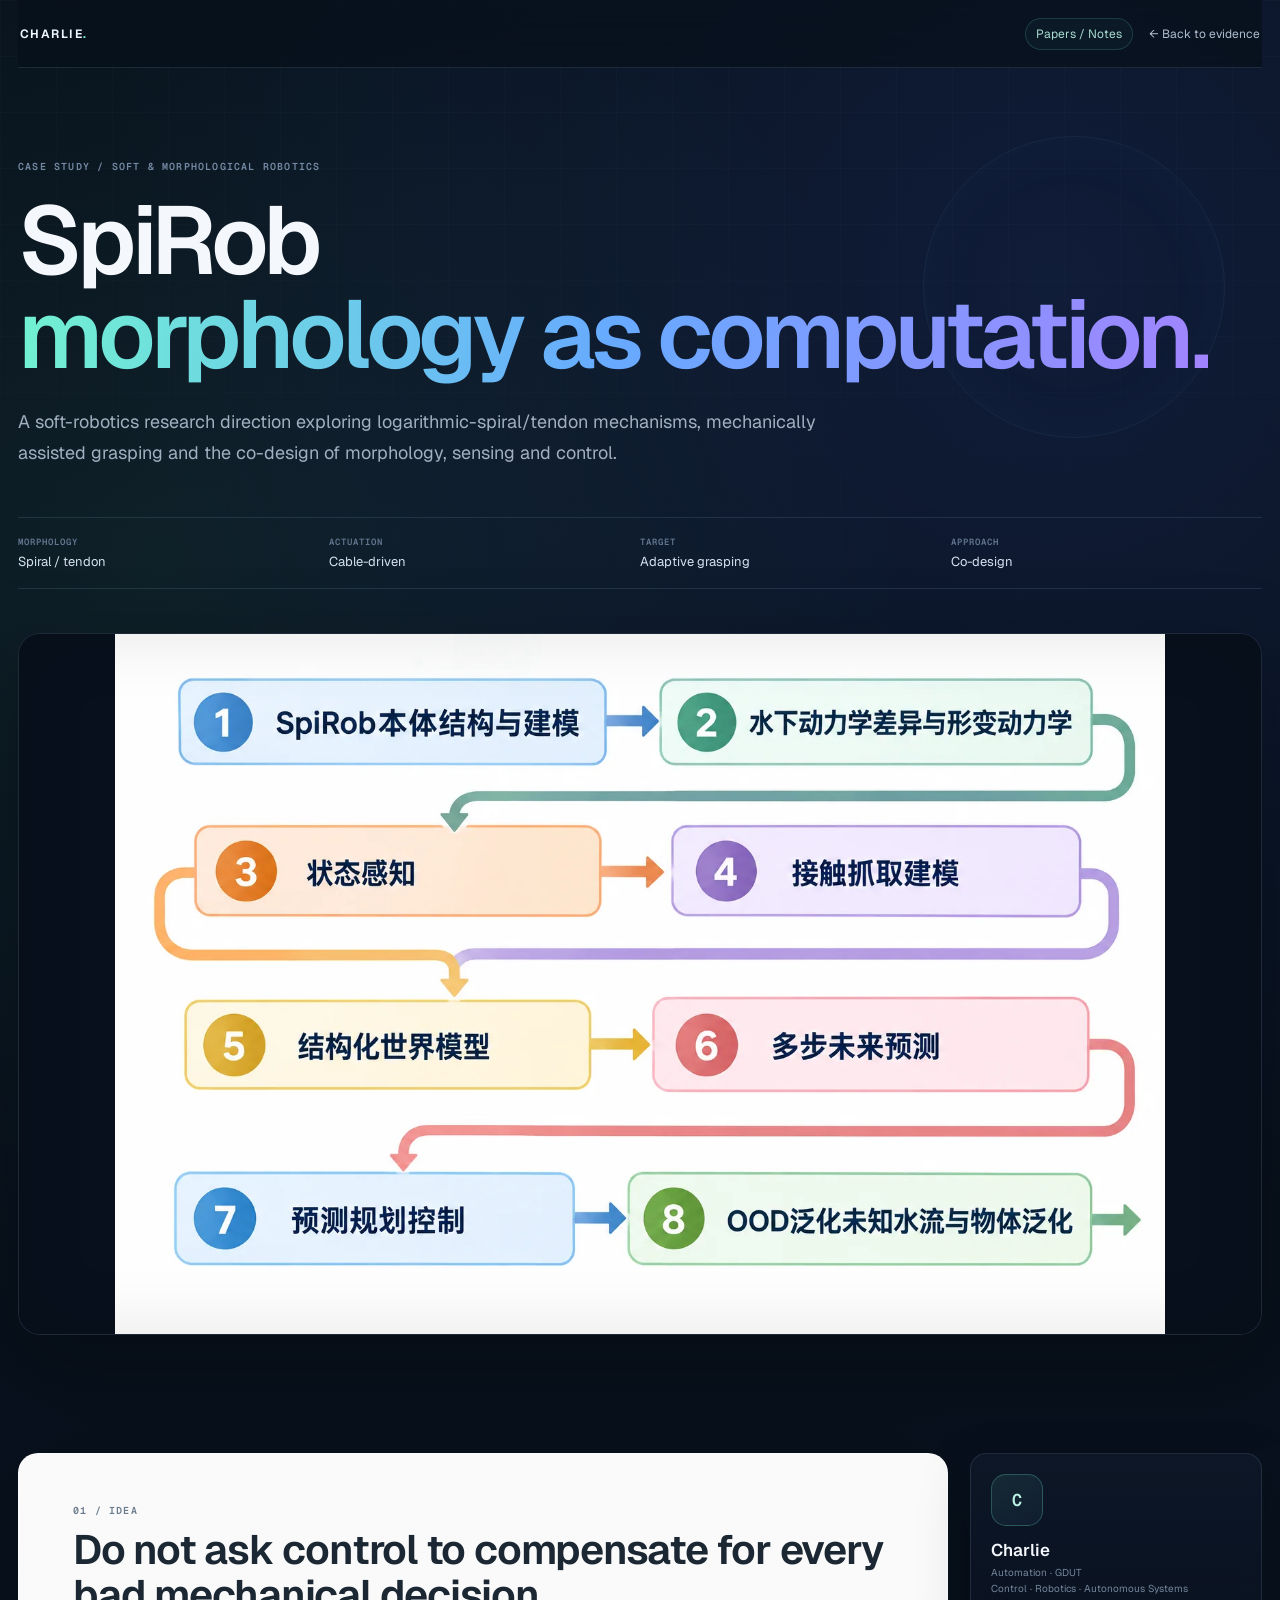
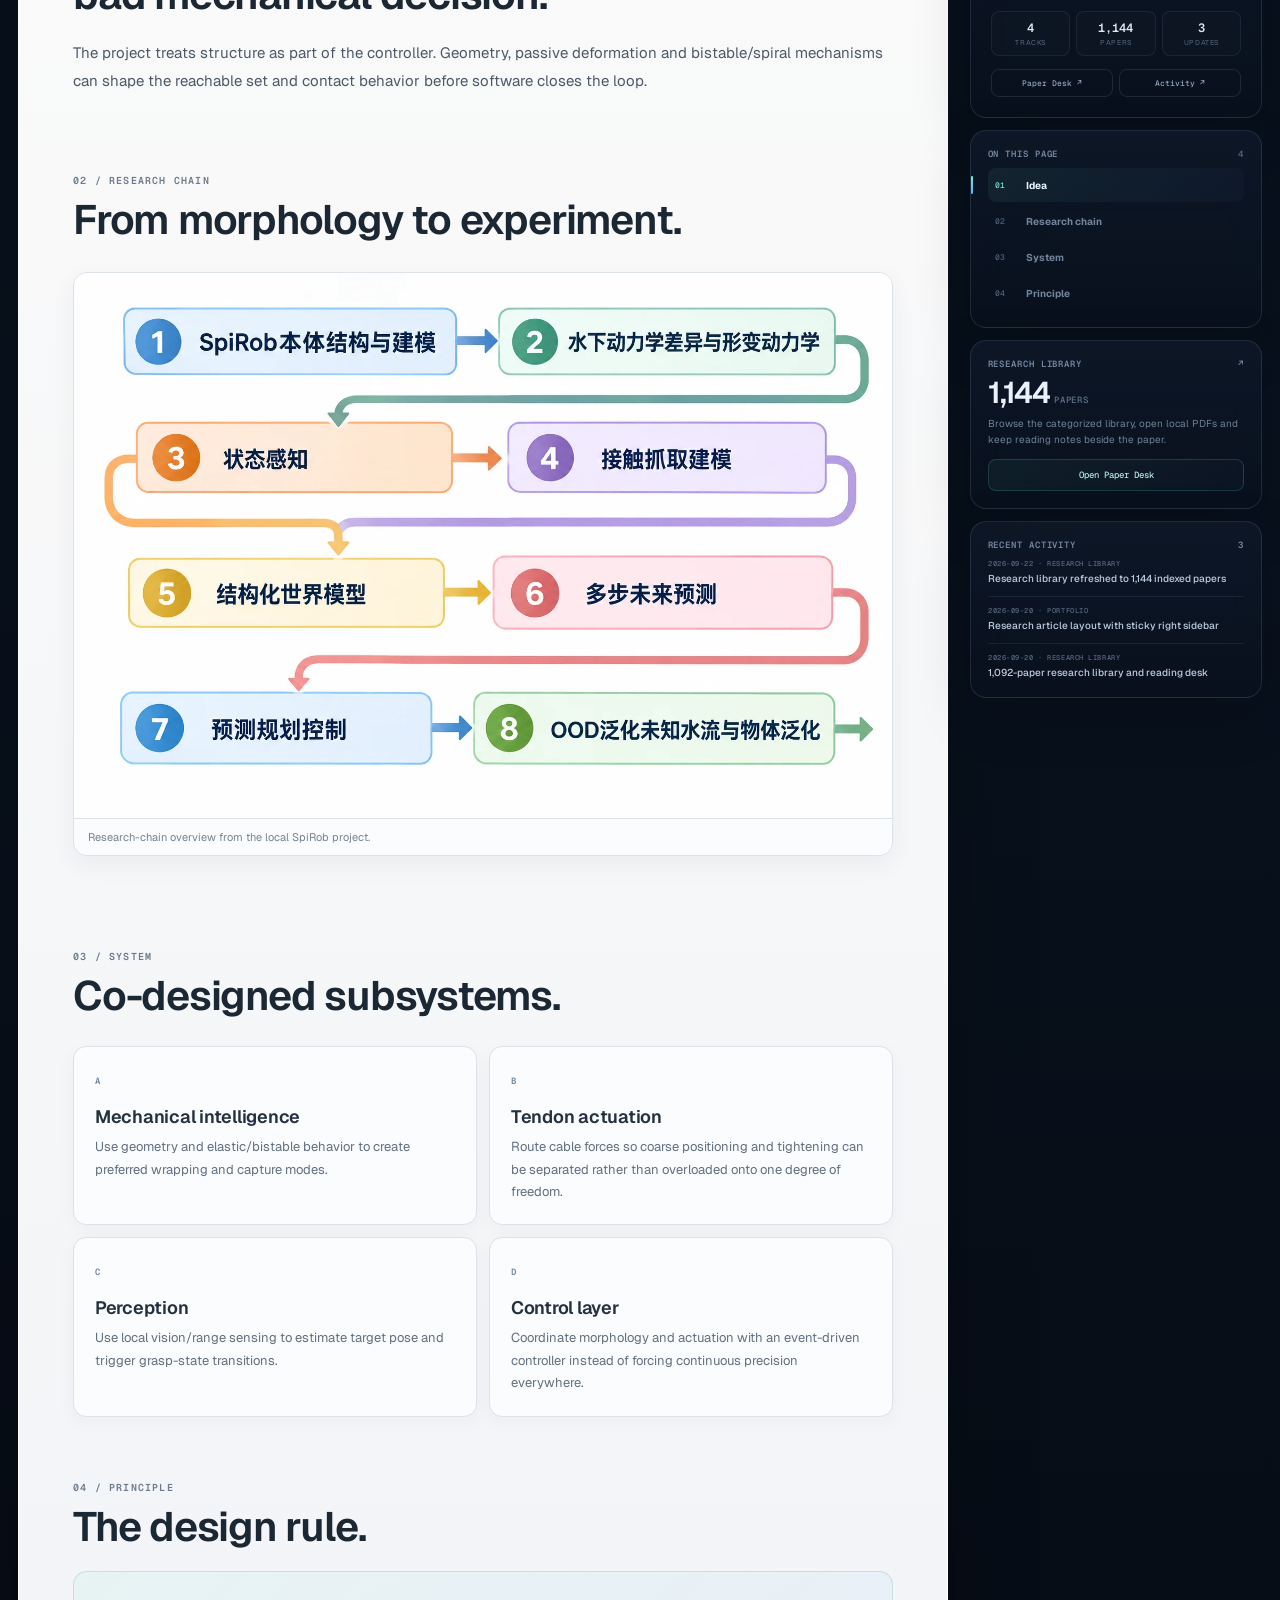
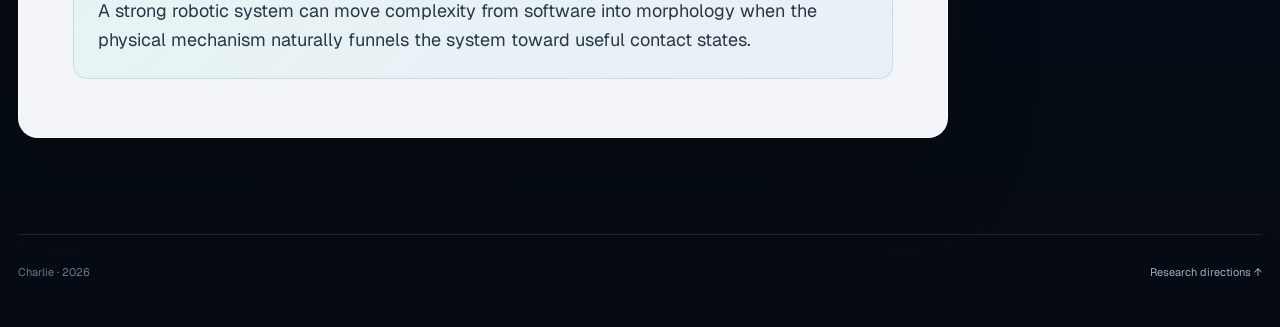
<file: work/spirob.html>
<!doctype html><html lang="en"><head><meta charset="utf-8"><meta name="viewport" content="width=device-width,initial-scale=1"><meta name="description" content="Case study on soft-robot morphology, tendon actuation and morphology-control co-design for adaptive grasping."><link rel="canonical" href="https://charlie1552818.github.io/work/spirob.html"><meta property="og:type" content="article"><meta property="og:title" content="SpiRob — Morphology & Control"><meta property="og:description" content="Soft-robot morphology, tendon actuation and morphology-control co-design for adaptive grasping."><meta property="og:url" content="https://charlie1552818.github.io/work/spirob.html"><meta name="twitter:card" content="summary"><meta name="twitter:title" content="SpiRob — Morphology & Control"><meta name="twitter:description" content="Soft-robot morphology, tendon actuation and morphology-control co-design for adaptive grasping."><title>SpiRob — Morphology & Control</title><link rel="preconnect" href="https://fonts.googleapis.com"><link rel="preconnect" href="https://fonts.gstatic.com" crossorigin><link href="https://fonts.googleapis.com/css2?family=Geist:wght@400;500;600;700&family=Geist+Mono:wght@400;500;600&display=swap" rel="stylesheet"><link rel="stylesheet" href="../case.css"><link rel="icon" href="../favicon.svg" type="image/svg+xml"></head><body><a class="skip-link" href="#main-content">Skip to case study</a><div class="shell"><nav class="topbar"><a class="brand" href="../index.html">CHARLIE<b>.</b></a><div class="topbar-links"><a href="../papers.html">Papers / Notes</a><a href="../index.html#evidence">← Back to evidence</a></div></nav><header class="case-hero"><div class="eyebrow">CASE STUDY / SOFT & MORPHOLOGICAL ROBOTICS</div><h1>SpiRob<br><span>morphology as computation.</span></h1><p class="lede">A soft-robotics research direction exploring logarithmic-spiral/tendon mechanisms, mechanically assisted grasping and the co-design of morphology, sensing and control.</p><div class="case-meta"><div><strong>MORPHOLOGY</strong><span>Spiral / tendon</span></div><div><strong>ACTUATION</strong><span>Cable-driven</span></div><div><strong>TARGET</strong><span>Adaptive grasping</span></div><div><strong>APPROACH</strong><span>Co-design</span></div></div><div class="hero-media"><img src="../assets/projects/spirob_chain.webp" alt="SpiRob research chain"></div></header><main id="main-content" class="content"><aside class="toc"><a href="#idea">01 Idea</a><a href="#chain">02 Research chain</a><a href="#system">03 System</a><a href="#principle">04 Principle</a></aside><div class="copy"><section id="idea"><div class="label">01 / IDEA</div><h2>Do not ask control to compensate for every bad mechanical decision.</h2><p>The project treats structure as part of the controller. Geometry, passive deformation and bistable/spiral mechanisms can shape the reachable set and contact behavior before software closes the loop.</p></section><section id="chain"><div class="label">02 / RESEARCH CHAIN</div><h2>From morphology to experiment.</h2><figure class="figure"><img src="../assets/projects/spirob_chain.webp" alt="SpiRob research chain"><figcaption>Research-chain overview from the local SpiRob project.</figcaption></figure></section><section id="system"><div class="label">03 / SYSTEM</div><h2>Co-designed subsystems.</h2><div class="method-grid"><div class="method-card"><span>A</span><h3>Mechanical intelligence</h3><p>Use geometry and elastic/bistable behavior to create preferred wrapping and capture modes.</p></div><div class="method-card"><span>B</span><h3>Tendon actuation</h3><p>Route cable forces so coarse positioning and tightening can be separated rather than overloaded onto one degree of freedom.</p></div><div class="method-card"><span>C</span><h3>Perception</h3><p>Use local vision/range sensing to estimate target pose and trigger grasp-state transitions.</p></div><div class="method-card"><span>D</span><h3>Control layer</h3><p>Coordinate morphology and actuation with an event-driven controller instead of forcing continuous precision everywhere.</p></div></div></section><section id="principle"><div class="label">04 / PRINCIPLE</div><h2>The design rule.</h2><div class="takeaway">A strong robotic system can move complexity from software into morphology when the physical mechanism naturally funnels the system toward useful contact states.</div></section></div></main><footer class="case-footer"><span>Charlie · 2026</span><a href="../index.html#research">Research directions ↑</a></footer></div><script src="../paper-summary.js"></script><script src="../activity-data.js"></script><script src="../case.js"></script></body></html>
</file>
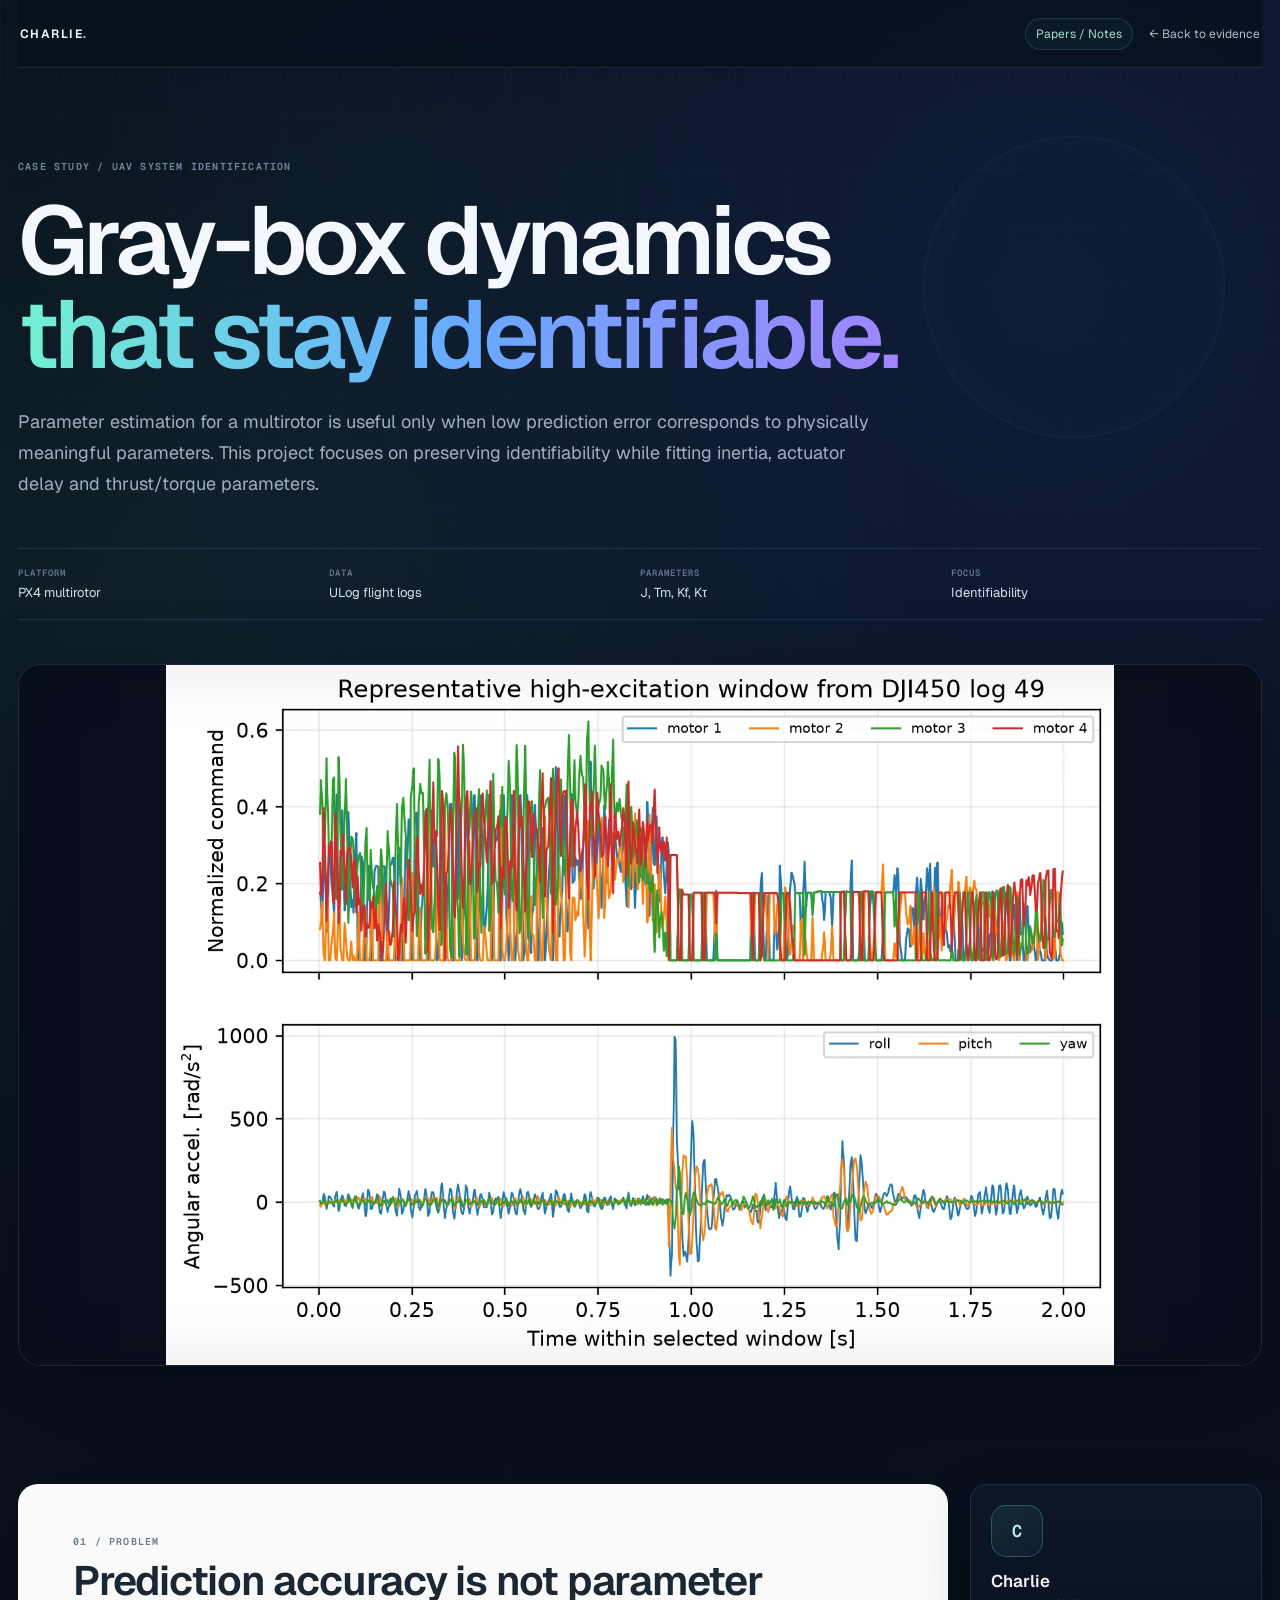
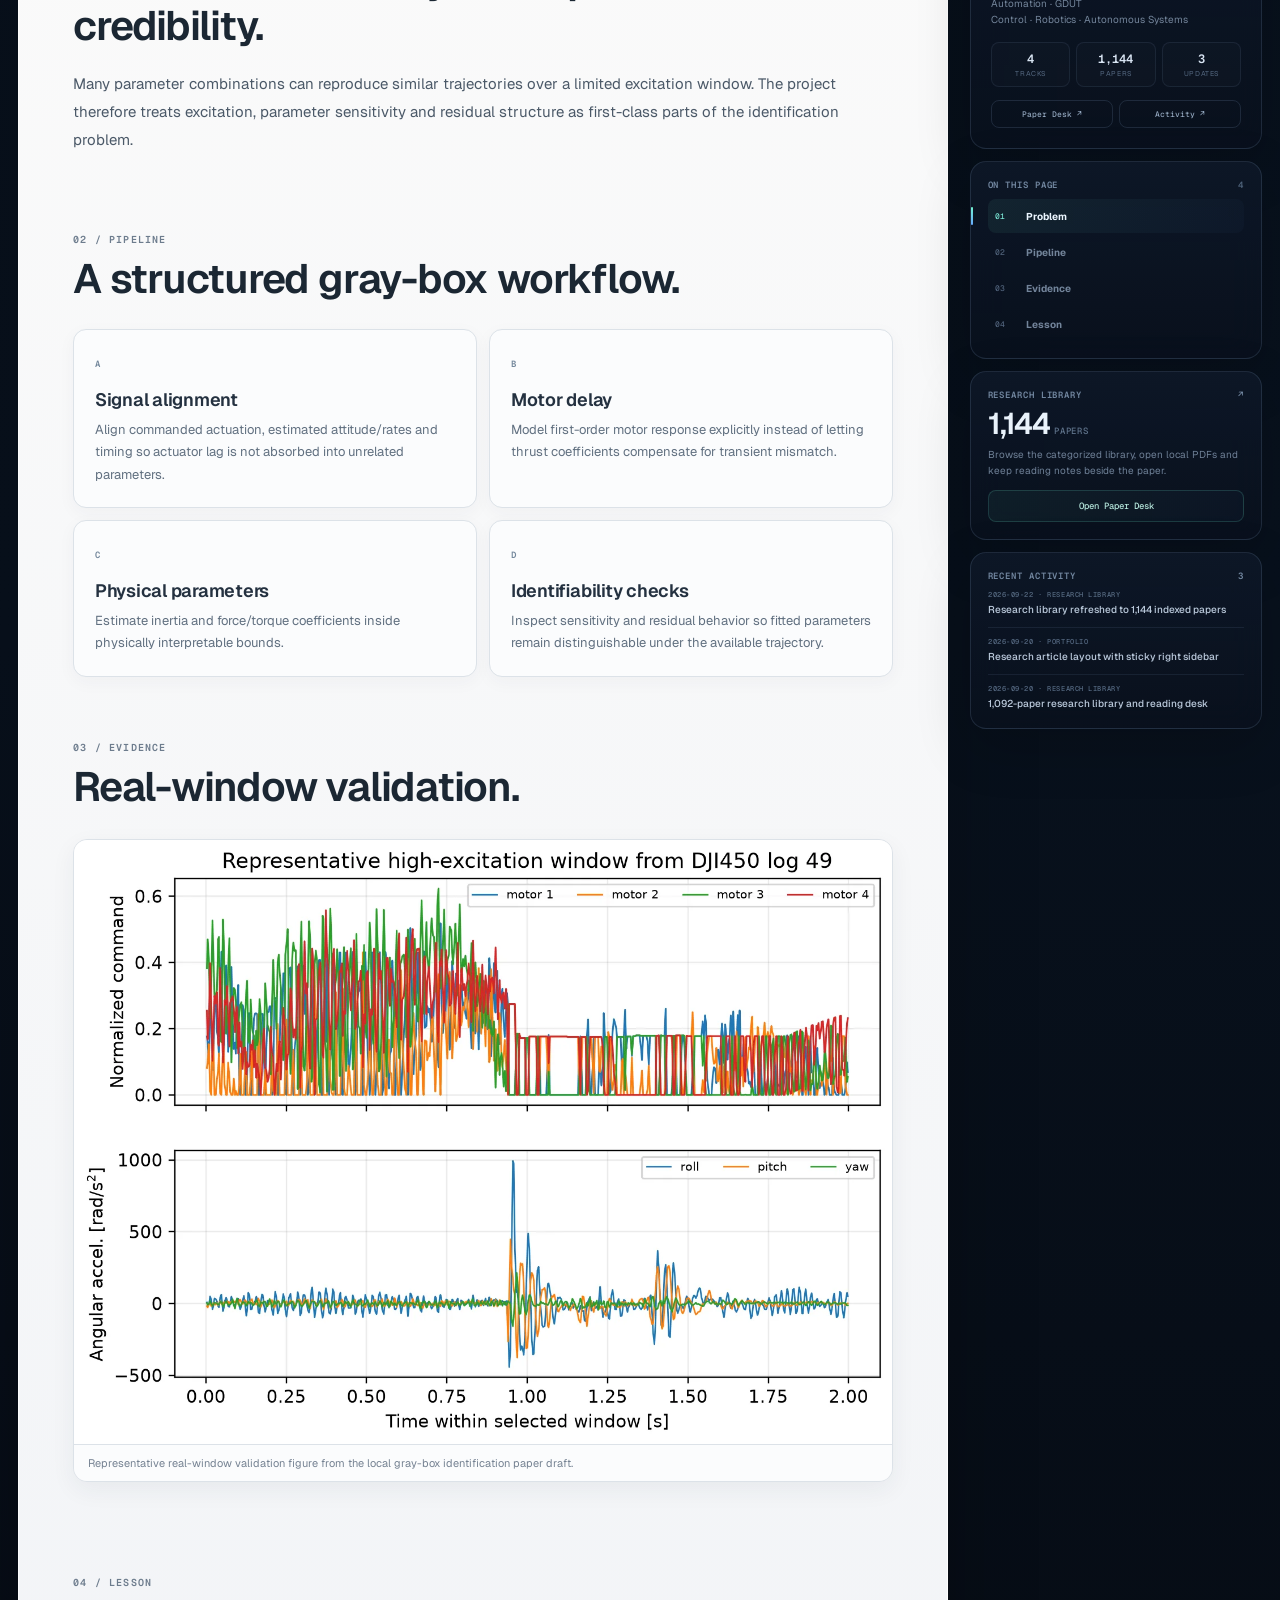
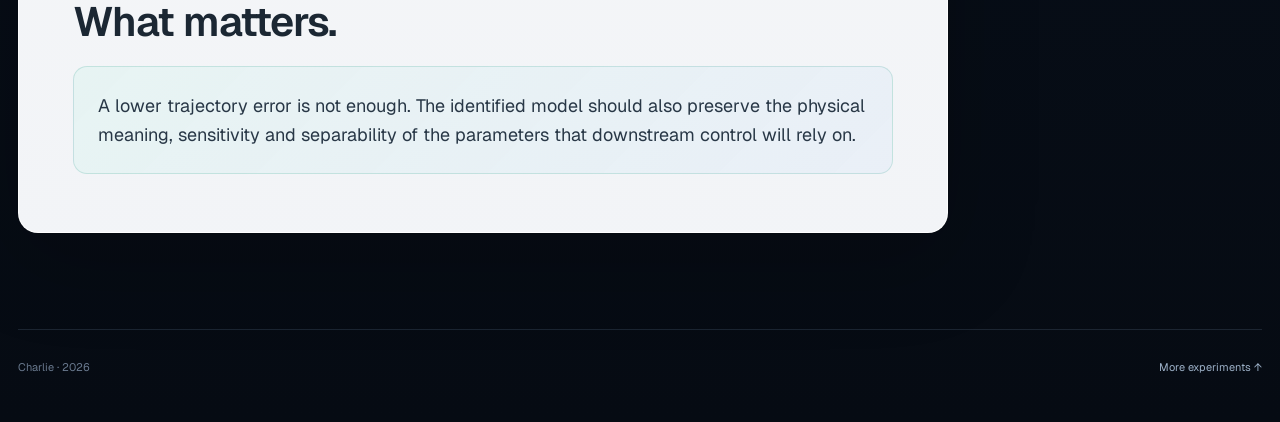
<file: work/sysid.html>
<!doctype html><html lang="en"><head><meta charset="utf-8"><meta name="viewport" content="width=device-width,initial-scale=1"><meta name="description" content="Case study on identifiability-preserving gray-box parameter estimation from real PX4 multirotor flight logs."><link rel="canonical" href="https://charlie1552818.github.io/work/sysid.html"><meta property="og:type" content="article"><meta property="og:title" content="Multirotor Gray-Box System Identification"><meta property="og:description" content="Identifiability-preserving gray-box parameter estimation from real PX4 multirotor flight logs."><meta property="og:url" content="https://charlie1552818.github.io/work/sysid.html"><meta name="twitter:card" content="summary"><meta name="twitter:title" content="Multirotor Gray-Box System Identification"><meta name="twitter:description" content="Identifiability-preserving gray-box parameter estimation from real PX4 multirotor flight logs."><title>Multirotor Gray-Box System Identification</title><link rel="preconnect" href="https://fonts.googleapis.com"><link rel="preconnect" href="https://fonts.gstatic.com" crossorigin><link href="https://fonts.googleapis.com/css2?family=Geist:wght@400;500;600;700&family=Geist+Mono:wght@400;500;600&display=swap" rel="stylesheet"><link rel="stylesheet" href="../case.css"><link rel="icon" href="../favicon.svg" type="image/svg+xml"></head><body><a class="skip-link" href="#main-content">Skip to case study</a><div class="shell"><nav class="topbar"><a class="brand" href="../index.html">CHARLIE<b>.</b></a><div class="topbar-links"><a href="../papers.html">Papers / Notes</a><a href="../index.html#evidence">← Back to evidence</a></div></nav><header class="case-hero"><div class="eyebrow">CASE STUDY / UAV SYSTEM IDENTIFICATION</div><h1>Gray-box dynamics<br><span>that stay identifiable.</span></h1><p class="lede">Parameter estimation for a multirotor is useful only when low prediction error corresponds to physically meaningful parameters. This project focuses on preserving identifiability while fitting inertia, actuator delay and thrust/torque parameters.</p><div class="case-meta"><div><strong>PLATFORM</strong><span>PX4 multirotor</span></div><div><strong>DATA</strong><span>ULog flight logs</span></div><div><strong>PARAMETERS</strong><span>J, Tm, Kf, Kτ</span></div><div><strong>FOCUS</strong><span>Identifiability</span></div></div><div class="hero-media"><img src="../assets/projects/sysid_validation.webp" alt="System identification validation window"></div></header><main id="main-content" class="content"><aside class="toc"><a href="#problem">01 Problem</a><a href="#pipeline">02 Pipeline</a><a href="#evidence">03 Evidence</a><a href="#lesson">04 Lesson</a></aside><div class="copy"><section id="problem"><div class="label">01 / PROBLEM</div><h2>Prediction accuracy is not parameter credibility.</h2><p>Many parameter combinations can reproduce similar trajectories over a limited excitation window. The project therefore treats excitation, parameter sensitivity and residual structure as first-class parts of the identification problem.</p></section><section id="pipeline"><div class="label">02 / PIPELINE</div><h2>A structured gray-box workflow.</h2><div class="method-grid"><div class="method-card"><span>A</span><h3>Signal alignment</h3><p>Align commanded actuation, estimated attitude/rates and timing so actuator lag is not absorbed into unrelated parameters.</p></div><div class="method-card"><span>B</span><h3>Motor delay</h3><p>Model first-order motor response explicitly instead of letting thrust coefficients compensate for transient mismatch.</p></div><div class="method-card"><span>C</span><h3>Physical parameters</h3><p>Estimate inertia and force/torque coefficients inside physically interpretable bounds.</p></div><div class="method-card"><span>D</span><h3>Identifiability checks</h3><p>Inspect sensitivity and residual behavior so fitted parameters remain distinguishable under the available trajectory.</p></div></div></section><section id="evidence"><div class="label">03 / EVIDENCE</div><h2>Real-window validation.</h2><figure class="figure"><img src="../assets/projects/sysid_validation.webp" alt="Real-flight validation plot"><figcaption>Representative real-window validation figure from the local gray-box identification paper draft.</figcaption></figure></section><section id="lesson"><div class="label">04 / LESSON</div><h2>What matters.</h2><div class="takeaway">A lower trajectory error is not enough. The identified model should also preserve the physical meaning, sensitivity and separability of the parameters that downstream control will rely on.</div></section></div></main><footer class="case-footer"><span>Charlie · 2026</span><a href="../index.html#evidence">More experiments ↑</a></footer></div><script src="../paper-summary.js"></script><script src="../activity-data.js"></script><script src="../case.js"></script></body></html>
</file>
<file: style.css>
:root{--bg:#070b14;--panel:rgba(15,23,40,.72);--text:#f4f7fb;--muted:#93a2b8;--line:rgba(144,170,205,.16);--cyan:#72f2d1;--blue:#5fa8ff;--violet:#9c7cff;--max:1240px}*{box-sizing:border-box}html{scroll-behavior:smooth;-webkit-text-size-adjust:100%;text-size-adjust:100%}body{margin:0;background:radial-gradient(circle at 15% 10%,rgba(55,104,255,.11),transparent 32%),radial-gradient(circle at 85% 20%,rgba(78,245,207,.08),transparent 26%),linear-gradient(180deg,#070b14 0%,#080d18 48%,#060912 100%);color:var(--text);font-family:Geist,"Helvetica Neue",Arial,sans-serif;overflow-x:hidden}body::before{content:"";position:fixed;inset:0;pointer-events:none;background-image:linear-gradient(rgba(255,255,255,.025) 1px,transparent 1px),linear-gradient(90deg,rgba(255,255,255,.025) 1px,transparent 1px);background-size:64px 64px;mask-image:linear-gradient(to bottom,black,transparent 82%);z-index:-3}#field{position:fixed;inset:0;width:100%;height:100%;z-index:-4;opacity:.56}.noise{position:fixed;inset:0;pointer-events:none;z-index:40;opacity:.035;background-image:url("data:image/svg+xml,%3Csvg viewBox='0 0 180 180' xmlns='http://www.w3.org/2000/svg'%3E%3Cfilter id='n'%3E%3CfeTurbulence type='fractalNoise' baseFrequency='.85' numOctaves='4' stitchTiles='stitch'/%3E%3C/filter%3E%3Crect width='100%25' height='100%25' filter='url(%23n)' opacity='.7'/%3E%3C/svg%3E")}.cursor-glow{position:fixed;width:520px;height:520px;border-radius:50%;background:radial-gradient(circle,rgba(88,159,255,.10),rgba(88,159,255,0) 70%);pointer-events:none;transform:translate(-50%,-50%);z-index:-2}.shell{width:min(calc(100% - 48px),var(--max));margin:auto}.site-header{position:sticky;top:0;z-index:30;border-bottom:1px solid rgba(255,255,255,.07);background:rgba(7,11,20,.62);backdrop-filter:blur(18px) saturate(140%)}.nav{height:76px;display:flex;align-items:center;justify-content:space-between}.brand{display:flex;align-items:center;gap:11px;text-decoration:none;color:var(--text)}.brand-mark{width:34px;height:34px;display:grid;place-items:center;border:1px solid rgba(114,242,209,.42);border-radius:10px;background:linear-gradient(145deg,rgba(114,242,209,.17),rgba(95,168,255,.05));font:700 14px Geist Mono}.brand-word{font-size:13px;letter-spacing:.20em;font-weight:800}.nav-links{display:flex;align-items:center;gap:28px}.nav-links a{font-size:13px;text-decoration:none;color:#aab7ca}.nav-links a:hover{color:#fff}.nav-cta{padding:9px 13px;border:1px solid var(--line);border-radius:999px;background:rgba(255,255,255,.025)}.hero{min-height:calc(100vh - 76px);display:grid;grid-template-columns:1.08fr .92fr;gap:46px;align-items:center;padding:80px 0 74px}.kicker,.section-index,.project-meta,.tag{font:700 11px/1.3 Geist Mono,monospace;letter-spacing:.12em;color:#8da0b8}.kicker{display:flex;align-items:center;gap:10px;color:#afbdd0}.status-dot{width:7px;height:7px;border-radius:50%;background:var(--cyan);box-shadow:0 0 18px var(--cyan);animation:pulse 2s ease-in-out infinite}.hero h1{font-size:clamp(54px,7.6vw,104px);line-height:.96;letter-spacing:-.062em;margin:24px 0 28px;max-width:820px;font-weight:700}.hero h1 em{font-style:normal;color:#8d9cb1;font-weight:500}.gradient-text{background:linear-gradient(95deg,var(--cyan),#74b9ff 50%,#b18cff);-webkit-background-clip:text;background-clip:text;color:transparent}.lead{max-width:720px;color:var(--muted);font-size:18px;line-height:1.75}.hero-actions{display:flex;gap:12px;margin:36px 0 56px}.button{display:inline-flex;align-items:center;gap:13px;padding:13px 18px;border-radius:12px;text-decoration:none;font-size:14px;font-weight:700;transition:.25s}.button svg{width:18px;fill:none;stroke:currentColor;stroke-width:1.8}.button-primary{background:linear-gradient(115deg,#dffdf6,#a9ddff);color:#09111d;box-shadow:0 10px 45px rgba(88,183,255,.14)}.button-primary:hover{transform:translateY(-2px);box-shadow:0 16px 50px rgba(88,183,255,.24)}.button-ghost{border:1px solid var(--line);color:#d9e2ef;background:rgba(255,255,255,.02)}.button-ghost:hover{background:rgba(255,255,255,.05);border-color:rgba(114,242,209,.35)}.hero-stats{display:flex;gap:34px;padding-top:24px;border-top:1px solid var(--line)}.hero-stats div{display:flex;flex-direction:column;gap:5px}.hero-stats strong{font:700 25px Geist Mono;color:#e9f4ff}.hero-stats span{font-size:12px;color:#718096}.hero-visual{position:relative;min-height:610px;display:grid;place-items:center}.visual-halo{position:absolute;border-radius:50%;filter:blur(40px);opacity:.18}.halo-a{width:300px;height:300px;background:#3f8cff;right:8%;top:15%}.halo-b{width:240px;height:240px;background:#54f2c9;left:10%;bottom:10%}.control-orbit{position:relative;width:min(100%,610px);aspect-ratio:1;border:1px solid rgba(115,150,196,.13);border-radius:42px;background:linear-gradient(145deg,rgba(22,32,54,.72),rgba(8,14,27,.5));box-shadow:inset 0 0 80px rgba(82,129,255,.04),0 35px 100px rgba(0,0,0,.28);backdrop-filter:blur(14px);overflow:hidden}.control-orbit::before{content:"";position:absolute;inset:0;background:linear-gradient(90deg,transparent 49.8%,rgba(123,159,201,.06) 50%,transparent 50.2%),linear-gradient(transparent 49.8%,rgba(123,159,201,.06) 50%,transparent 50.2%)}.system-map{position:absolute;inset:5%;width:90%;height:90%;overflow:visible}.orbit{fill:none;stroke:#6a7f9c;stroke-width:1;stroke-dasharray:4 10;opacity:.22}.orbit-mid{opacity:.18}.orbit-inner{stroke-dasharray:2 8}.flow{fill:none;stroke:url(#gA);stroke-width:2;opacity:.63;stroke-linecap:round}.flow-b{opacity:.34}.flow-c{stroke-dasharray:6 8;opacity:.48}.node circle:not(.node-glow){fill:#9ff9e5;stroke:#06111a;stroke-width:4}.node-glow{fill:url(#nodeGlow);filter:url(#softGlow)}.node text{fill:#7f91a8;font:700 10px Geist Mono;text-anchor:middle;letter-spacing:.12em}.core-ring{fill:none;stroke:url(#gA);stroke-width:1.4;stroke-dasharray:5 6}.core-fill{fill:rgba(14,24,42,.92);stroke:rgba(137,185,232,.17)}.core-wave{fill:none;stroke:#9ef6e3;stroke-width:3;stroke-linecap:round;stroke-linejoin:round}.core-label{fill:#c9d6e6;font:700 8px Geist Mono;text-anchor:middle;letter-spacing:.18em}.core-sub{fill:#6e839e;font:700 7px Geist Mono;text-anchor:middle;letter-spacing:.12em}.system-map .node{transform-box:fill-box;transform-origin:center;animation:nodeFloat 5s ease-in-out infinite}.system-map .n2{animation-delay:-1.2s}.system-map .n3{animation-delay:-2.5s}.system-map .n4{animation-delay:-3.5s}.core-ring{transform-box:fill-box;transform-origin:center;animation:spin 18s linear infinite}.floating-chip{position:absolute;display:flex;align-items:center;gap:10px;padding:11px 13px;border:1px solid rgba(141,175,215,.2);background:rgba(8,15,28,.78);border-radius:12px;backdrop-filter:blur(14px);box-shadow:0 18px 50px rgba(0,0,0,.24)}.floating-chip small{display:block;color:#62758e;font:700 8px Geist Mono;letter-spacing:.12em}.floating-chip b{display:block;color:#d8e6f5;font:700 10px Geist Mono;margin-top:3px}.chip-icon{display:grid;place-items:center;width:32px;height:32px;border-radius:9px;background:linear-gradient(135deg,rgba(114,242,209,.17),rgba(95,168,255,.12));color:#a6f8e8;font:700 11px Geist Mono}.pulse-dot{width:12px;height:12px;border-radius:50%;background:#7ff1d6;box-shadow:0 0 18px #7ff1d6}.chip-top{top:8%;left:5%;animation:floatY 4.8s ease-in-out infinite}.chip-right{right:4%;top:43%;animation:floatY 5.7s ease-in-out infinite -1s}.chip-bottom{left:15%;bottom:6%;animation:floatY 5.2s ease-in-out infinite -2s}.marquee-wrap{border-block:1px solid var(--line);overflow:hidden;background:rgba(255,255,255,.012)}.marquee{display:flex;gap:28px;align-items:center;width:max-content;padding:15px 0;animation:marquee 28s linear infinite}.marquee span{font:700 11px Geist Mono;letter-spacing:.13em;color:#687991}.marquee i{color:#6fd8c4;font-style:normal}.section{padding:120px 0}.section-head{display:grid;grid-template-columns:1fr 430px;gap:70px;align-items:end;margin-bottom:52px}.section-head h2{font-size:clamp(42px,6vw,72px);line-height:1.02;letter-spacing:-.052em;margin:16px 0 0}.section-head h2 span{color:#7e8da2;font-weight:500}.section-head>p{color:var(--muted);line-height:1.75;margin:0}.research-grid{display:grid;grid-template-columns:repeat(2,1fr);gap:16px}.research-card{position:relative;min-height:440px;padding:26px;border:1px solid var(--line);border-radius:22px;background:linear-gradient(145deg,rgba(16,26,45,.78),rgba(7,13,25,.74));overflow:hidden;transition:.35s}.research-card:hover{transform:translateY(-5px);border-color:rgba(113,205,224,.26);box-shadow:0 30px 80px rgba(0,0,0,.22)}.research-card::after{content:"";position:absolute;width:180px;height:180px;border-radius:50%;background:radial-gradient(circle,rgba(95,168,255,.12),transparent 68%);right:-45px;top:-45px}.card-top{display:flex;justify-content:space-between;color:#7f8da0;font:700 10px Geist Mono}.tag{padding:6px 9px;border:1px solid var(--line);border-radius:999px}.mini-viz{height:172px;margin:24px 0 20px;border-radius:14px;border:1px solid rgba(147,175,210,.10);background:radial-gradient(circle at 30% 20%,rgba(82,139,255,.08),transparent 46%),rgba(3,8,16,.28);overflow:hidden}.mini-viz svg{width:100%;height:100%}.research-card h3{font-size:27px;letter-spacing:-.025em;margin:0 0 11px}.research-card p{color:var(--muted);line-height:1.7;margin:0}.card-foot{display:flex;gap:8px;margin-top:20px;flex-wrap:wrap}.card-foot span,.project-tags span{font:700 10px Geist Mono;color:#90a2ba;border:1px solid var(--line);padding:6px 8px;border-radius:7px}.safe-boundary{fill:none;stroke:url(#safeGrad);stroke-width:2.2}.safe-area{fill:url(#safeGrad);opacity:.08}.agent-dot{fill:#d5fff6;filter:drop-shadow(0 0 8px #78edd4)}.vector{stroke:#73e7d0;stroke-width:2}.constraint{stroke:#9b7dff;stroke-dasharray:4 5}.signal{fill:none;stroke:#75ead3;stroke-width:2}.signal-ghost{stroke:#6a86ff;opacity:.32}.feature-nodes circle{fill:#a8f4e5}.formation-link{fill:none;stroke:#75dccc;stroke-width:1.5}.formation-link.faint{opacity:.22;stroke-dasharray:4 7}.drone circle{fill:#c7fff1;filter:drop-shadow(0 0 6px #71ecd2)}.range-ring{fill:none;stroke:#6582b6;stroke-dasharray:3 7;opacity:.32}.dock-path{fill:none;stroke:#73e5d1;stroke-width:2;stroke-dasharray:6 8}.dock-frame,.dock-guide{fill:none;stroke:#7385a0;stroke-width:2}.auv{fill:#9ef2e1;opacity:.9}.section-work{position:relative}.section-work::before{content:"";position:absolute;inset:6% 0 auto 0;height:700px;background:radial-gradient(circle at 76% 34%,rgba(112,91,255,.07),transparent 45%);pointer-events:none}.project-stack{display:grid;gap:18px}.project-card{position:relative;display:grid;grid-template-columns:1.05fr .95fr;min-height:390px;border:1px solid var(--line);border-radius:24px;overflow:hidden;text-decoration:none;color:var(--text);background:linear-gradient(145deg,rgba(17,26,46,.88),rgba(7,12,24,.88));transition:.35s}.project-card:hover{transform:translateY(-5px);border-color:rgba(134,181,226,.26);box-shadow:0 34px 90px rgba(0,0,0,.25)}.project-copy{padding:34px 38px;display:flex;flex-direction:column;justify-content:center}.project-meta{display:flex;gap:18px;color:#718198}.project-copy h3{font-size:clamp(32px,4vw,54px);line-height:1.03;letter-spacing:-.045em;margin:24px 0 18px}.project-copy p{max-width:620px;color:var(--muted);line-height:1.72}.project-tags{display:flex;gap:8px;flex-wrap:wrap;margin-top:24px}.project-graphic{position:relative;margin:20px;border-radius:18px;border:1px solid rgba(145,176,215,.12);background:radial-gradient(circle at 60% 30%,rgba(73,145,255,.12),transparent 48%),#070d19;overflow:hidden}.project-arrow{position:absolute;right:28px;top:26px;font-size:28px;color:#9ddfd6;transition:.25s}.project-card:hover .project-arrow{transform:translate(4px,-4px)}.radar-grid{position:absolute;inset:50%;width:330px;height:330px;transform:translate(-50%,-50%);border-radius:50%;background:repeating-radial-gradient(circle,transparent 0 38px,rgba(104,209,193,.12) 39px 40px),linear-gradient(90deg,transparent 49.7%,rgba(104,209,193,.13) 50%,transparent 50.3%),linear-gradient(transparent 49.7%,rgba(104,209,193,.13) 50%,transparent 50.3%)}.radar-sweep{position:absolute;inset:50%;width:320px;height:320px;transform:translate(-50%,-50%);border-radius:50%;background:conic-gradient(from 205deg,transparent 0 76%,rgba(105,239,210,.18) 92%,rgba(105,239,210,.7) 100%);animation:radar 5s linear infinite}.target{position:absolute;width:9px;height:9px;border-radius:50%;background:#83f4da;box-shadow:0 0 14px #83f4da}.t1{left:29%;top:63%}.t2{left:62%;top:38%}.t3{left:76%;top:61%}.radar-graphic svg{position:absolute;inset:0;width:100%;height:100%}.route{fill:none;stroke:#87a7ff;stroke-width:2;stroke-dasharray:6 8}.route-dots{fill:none;stroke:#c6d4ff;stroke-width:4;stroke-linecap:round;stroke-dasharray:1 35}.phase-graphic svg{width:100%;height:100%}.phase-ring{fill:none;stroke:#776bd1;stroke-width:1;opacity:.3}.phase-ring.two{stroke:#73e1cf}.phase-path{fill:none;stroke:url(#phaseG);stroke-width:3}.phase-point{fill:#d6fff6;filter:drop-shadow(0 0 9px #73ead4)}.phase-vector{stroke:#a98aff;stroke-width:2}.bls-graphic{display:flex;align-items:center;justify-content:center;gap:34px;padding:36px}.layer{height:75%;display:flex;flex-direction:column;justify-content:space-around;z-index:2}.layer i{display:block;width:18px;height:18px;border-radius:50%;border:2px solid #7ce9d5;background:#0f1b2d;box-shadow:0 0 15px rgba(113,233,212,.12)}.l2 i{border-color:#789cff}.l3 i{border-color:#ab8eff}.links{position:absolute;width:32%;height:72%;top:14%;opacity:.25}.links::before,.links::after{content:"";position:absolute;inset:0;background:repeating-linear-gradient(29deg,transparent 0 17px,#728caf 18px 19px,transparent 20px 34px)}.links.one{left:21%}.links.two{right:20%;transform:scaleX(-1)}.scroll-progress{position:fixed;top:0;left:0;height:2px;width:0;background:linear-gradient(90deg,var(--cyan),var(--blue),var(--violet));z-index:80;box-shadow:0 0 16px rgba(114,242,209,.5)}.evidence-section{position:relative}.evidence-section::before{content:"";position:absolute;inset:10% -10% auto;height:620px;background:radial-gradient(circle at 25% 30%,rgba(67,133,255,.07),transparent 35%),radial-gradient(circle at 80% 70%,rgba(114,242,209,.05),transparent 30%);pointer-events:none}.evidence-grid{position:relative;display:grid;grid-template-columns:repeat(12,1fr);gap:16px}.evidence-card{grid-column:span 4;border:1px solid var(--line);border-radius:20px;overflow:hidden;background:linear-gradient(145deg,rgba(16,26,45,.84),rgba(7,13,25,.8));transition:.32s}.evidence-card:hover{transform:translateY(-5px);border-color:rgba(119,186,218,.26);box-shadow:0 28px 70px rgba(0,0,0,.22)}.evidence-wide{grid-column:span 8}.evidence-tall .evidence-image{aspect-ratio:4/4.5}.evidence-image{position:relative;display:block;width:100%;border:0;padding:0;aspect-ratio:16/10;background:#0a1120;overflow:hidden;cursor:zoom-in}.evidence-image::after{content:"";position:absolute;inset:0;background:linear-gradient(180deg,transparent 55%,rgba(5,10,19,.7));pointer-events:none}.evidence-image img{width:100%;height:100%;object-fit:cover;display:block;transition:transform .5s cubic-bezier(.2,.7,.2,1),filter .4s}.evidence-image:hover img{transform:scale(1.025);filter:saturate(1.05) contrast(1.02)}.zoom-cue{position:absolute;right:13px;bottom:12px;z-index:2;padding:7px 9px;border:1px solid rgba(255,255,255,.14);border-radius:999px;background:rgba(4,9,18,.68);backdrop-filter:blur(10px);color:#c8d7e8;font:700 9px Geist Mono;letter-spacing:.09em}.evidence-copy{display:flex;justify-content:space-between;gap:20px;align-items:flex-end;padding:20px 21px 22px}.evidence-kicker{color:#7287a0;font:700 9px Geist Mono;letter-spacing:.11em}.evidence-copy h3{font-size:21px;letter-spacing:-.025em;margin:8px 0 7px}.evidence-copy p{color:#8190a4;font-size:13px;line-height:1.6;margin:0;max-width:530px}.evidence-copy>a{flex:none;color:#9ddfd6;text-decoration:none;font:700 10px Geist Mono;padding-bottom:2px}.lightbox{width:min(94vw,1400px);max-height:92vh;padding:0;border:1px solid rgba(143,178,216,.22);border-radius:20px;background:#070d18;color:#fff;box-shadow:0 40px 140px rgba(0,0,0,.65);overflow:hidden}.lightbox::backdrop{background:rgba(2,5,10,.82);backdrop-filter:blur(9px)}.lightbox img{display:block;width:100%;max-height:84vh;object-fit:contain;background:#060b14}.lightbox-close{position:absolute;right:14px;top:14px;z-index:3;width:38px;height:38px;border-radius:50%;border:1px solid rgba(255,255,255,.15);background:rgba(5,10,20,.72);color:#fff;font-size:24px;cursor:pointer}.lightbox-caption{position:absolute;left:15px;bottom:14px;padding:7px 10px;border-radius:999px;background:rgba(5,10,20,.72);border:1px solid rgba(255,255,255,.11);color:#99a9bc;font:700 9px Geist Mono;letter-spacing:.08em}.systems-board{display:grid;grid-template-columns:1fr 72px 1fr 72px 1fr 72px 1fr;border:1px solid var(--line);border-radius:22px;background:rgba(12,20,35,.72);overflow:hidden}.system-lane{min-height:220px;padding:28px 24px}.lane-title{display:flex;gap:13px;align-items:center;font:700 12px Geist Mono;color:#dbe7f5}.lane-title span{color:#65809c}.lane-items{display:flex;flex-direction:column;gap:10px;margin-top:36px}.lane-items span{padding:11px 12px;border:1px solid var(--line);border-radius:10px;color:#98a9bf;font:700 11px Geist Mono;background:rgba(255,255,255,.016)}.connector{position:relative;display:grid;place-items:center;border-inline:1px solid var(--line);background:rgba(255,255,255,.012)}.connector i{position:absolute;width:1px;height:100%;background:linear-gradient(transparent,rgba(113,220,204,.28),transparent)}.connector b{position:relative;display:grid;place-items:center;width:32px;height:32px;border:1px solid var(--line);border-radius:50%;background:#0c1424;color:#72e9d4;font-weight:400}.closing{position:relative;padding:160px 0 130px;overflow:hidden}.closing h2{font-size:clamp(58px,8.6vw,118px);line-height:.93;letter-spacing:-.065em;margin:20px 0 46px}.closing h2 span{background:linear-gradient(95deg,#71ead2,#6ba8ff,#a98aff);-webkit-background-clip:text;color:transparent}.closing-links{display:flex;gap:14px}.closing-links a{padding:11px 15px;border:1px solid var(--line);border-radius:10px;text-decoration:none;color:#bac8d9}.closing-orb{position:absolute;width:420px;height:420px;right:0;top:110px;opacity:.26}.closing-orb span{position:absolute;inset:0;border:1px solid #627b9e;border-radius:50%}.closing-orb span:nth-child(2){inset:55px;border-color:#70d8c6}.closing-orb span:nth-child(3){inset:120px;border-color:#8e7ad7}.closing-orb::after{content:"";position:absolute;inset:145px;border-radius:50%;background:radial-gradient(circle,#8bdacb,transparent 70%);filter:blur(16px)}.footer{display:grid;grid-template-columns:1fr 1fr auto;gap:20px;border-top:1px solid var(--line);padding:30px 0 46px;color:#66768b;font-size:12px}.footer a{color:#8fa0b6;text-decoration:none}.reveal{opacity:0;transform:translateY(26px);transition:opacity .8s cubic-bezier(.2,.7,.2,1),transform .8s cubic-bezier(.2,.7,.2,1)}.reveal.visible{opacity:1;transform:none}@keyframes pulse{50%{opacity:.45;box-shadow:0 0 8px var(--cyan)}}@keyframes nodeFloat{50%{transform:translateY(-7px)}}@keyframes spin{to{transform:rotate(360deg)}}@keyframes floatY{50%{transform:translateY(-9px)}}@keyframes marquee{to{transform:translateX(-50%)}}@keyframes radar{to{transform:translate(-50%,-50%) rotate(360deg)}}@media(max-width:1050px){.hero{grid-template-columns:1fr;min-height:auto;padding-top:100px}.hero-visual{min-height:560px}.section-head{grid-template-columns:1fr;gap:24px}.section-head>p{max-width:680px}.systems-board{grid-template-columns:1fr 1fr}.connector{display:none}.system-lane{border-bottom:1px solid var(--line)}}@media(max-width:1050px){.evidence-card{grid-column:span 6}.evidence-wide{grid-column:span 12}}
.sysid-card-graphic img{width:100%;height:100%;object-fit:cover;display:block}.skip-link{position:fixed;left:14px;top:10px;z-index:120;padding:10px 13px;border-radius:9px;background:#e8fff8;color:#07101b;font-weight:700;text-decoration:none;transform:translateY(-160%);transition:transform .18s}.skip-link:focus{transform:translateY(0)}a:focus-visible,button:focus-visible,input:focus-visible,select:focus-visible,textarea:focus-visible{outline:2px solid var(--cyan);outline-offset:3px}@media(prefers-reduced-motion:reduce){html{scroll-behavior:auto}*,*::before,*::after{animation-duration:.001ms!important;animation-iteration-count:1!important;transition-duration:.001ms!important}}
@media(max-width:760px){body{-webkit-text-size-adjust:100%;text-size-adjust:100%}.shell{width:min(calc(100% - 28px),var(--max))}.nav{height:66px}.nav-links a:not(.nav-cta){display:none}.brand-word{display:none}.hero{padding:68px 0 48px}.hero h1{font-size:clamp(46px,14.5vw,74px)}.lead{font-size:16px!important;line-height:1.7!important}.section-head>p{font-size:14px!important;line-height:1.7!important}.research-card p,.project-copy p,.evidence-copy p{font-size:14px!important;line-height:1.65!important}.hero-actions{flex-direction:column;align-items:flex-start;margin-bottom:38px}.hero-stats{gap:18px;flex-wrap:wrap}.hero-visual{min-height:420px}.control-orbit{border-radius:24px}.floating-chip{transform:scale(.8)}.chip-top{left:-2%}.chip-right{right:-5%}.chip-bottom{left:4%}.section{padding:84px 0}.section-head h2{font-size:47px}.research-grid{grid-template-columns:1fr}.research-card{min-height:410px}.project-card{grid-template-columns:1fr;min-height:0}.project-copy{padding:28px 24px}.project-graphic{height:280px;margin:0 16px 16px}.systems-board{grid-template-columns:1fr}.closing{padding:110px 0 90px}.closing-orb{width:270px;height:270px;right:-90px;top:120px}.footer{grid-template-columns:1fr}.cursor-glow{display:none}}
</file>
<file: activity.css>
.activity-section{position:relative;background:linear-gradient(180deg,rgba(255,255,255,.008),rgba(255,255,255,.018),rgba(255,255,255,.008));border-block:1px solid rgba(145,173,210,.08)}
.activity-grid{display:grid;grid-template-columns:repeat(2,1fr);gap:14px}
.activity-card{position:relative;display:block;min-height:220px;padding:26px;border:1px solid var(--line);border-radius:18px;background:linear-gradient(145deg,rgba(13,22,39,.84),rgba(8,14,26,.72));color:var(--text);text-decoration:none;overflow:hidden;transition:.3s}
.activity-card::after{content:"";position:absolute;right:-70px;bottom:-90px;width:190px;height:190px;border-radius:50%;background:radial-gradient(circle,rgba(114,242,209,.10),transparent 68%)}
.activity-card:hover{transform:translateY(-3px);border-color:rgba(114,242,209,.24);box-shadow:0 24px 70px rgba(0,0,0,.2)}
.activity-top,.activity-foot{display:flex;align-items:center;justify-content:space-between;gap:16px;font:700 10px Geist Mono,monospace;letter-spacing:.1em}
.activity-date{color:#7f92aa}.activity-category{color:#8fe8d6;border:1px solid rgba(114,242,209,.16);padding:5px 8px;border-radius:999px}
.activity-card h3{font-size:25px;letter-spacing:-.025em;margin:25px 0 10px;max-width:560px}.activity-card p{color:var(--muted);line-height:1.68;margin:0 0 28px}
.activity-foot{position:absolute;left:26px;right:26px;bottom:20px;color:#60758f}.activity-foot span:first-child{color:#86d9ca}.activity-noscript{color:var(--muted)}
@media(max-width:760px){.activity-grid{grid-template-columns:1fr}.activity-card{min-height:210px}}
</file>
<file: rail.css>
/* Dual-side navigation system: desktop rails + mobile drawers */
:root{--font-sans:"Geist","Helvetica Neue",Arial,sans-serif;--font-mono:"Geist Mono","SFMono-Regular",Consolas,monospace}
body{font-family:var(--font-sans);font-feature-settings:"kern" 1,"liga" 1,"ss01" 1;text-rendering:optimizeLegibility}
.hero h1{font-weight:600;letter-spacing:-.048em;line-height:.98}
.section-head h2,.closing h2{font-weight:560;letter-spacing:-.04em}
.research-card h3,.project-copy h3,.evidence-copy h3{font-weight:560;letter-spacing:-.018em}
.kicker,.section-index,.project-meta,.tag,.brand-mark,.hero-stats strong,.node text,.core-label,.core-sub,.floating-chip small,.floating-chip b,.chip-icon,.marquee span,.card-top,.card-foot span,.project-tags span,.zoom-cue,.evidence-kicker,.lane-title,.lane-items span{font-family:var(--font-mono)}
.nav-papers{padding:9px 12px;border:1px solid rgba(114,242,209,.2);border-radius:999px;background:linear-gradient(110deg,rgba(114,242,209,.07),rgba(106,168,255,.035));color:#aee7da!important}

.side-panel{position:fixed;z-index:42;display:flex;flex-direction:column;border:1px solid rgba(151,179,214,.14);background:linear-gradient(180deg,rgba(9,15,27,.94),rgba(7,12,22,.90));backdrop-filter:blur(20px) saturate(140%);box-shadow:0 22px 70px rgba(0,0,0,.30);color:#dce7f4}
.rail-head{padding-bottom:16px;border-bottom:1px solid var(--line)}
.rail-kicker{display:block;color:#61738a;font:600 9px var(--font-mono);letter-spacing:.14em}
.rail-head strong,.identity-card strong{display:block;margin:8px 0 8px;color:#e8eef7;font-size:15px;font-weight:560;letter-spacing:-.012em}
.rail-live{display:inline-flex;align-items:center;gap:7px;color:#8292a7;font:500 9px var(--font-mono);letter-spacing:.08em;text-transform:uppercase}
.rail-live i{width:6px;height:6px;border-radius:50%;background:var(--cyan);box-shadow:0 0 12px rgba(114,242,209,.75)}
.rail-nav{display:grid;gap:2px;padding:15px 0}
.rail-nav a{position:relative;display:grid;grid-template-columns:28px 1fr;align-items:center;gap:7px;min-height:36px;padding:0 9px;border-radius:9px;color:#718197;text-decoration:none;transition:background .2s,color .2s,transform .2s}
.rail-nav a::before{content:"";position:absolute;left:-18px;width:2px;height:0;border-radius:2px;background:linear-gradient(var(--cyan),var(--blue));transition:height .22s}
.rail-nav a span{font:500 9px var(--font-mono);color:#536379;letter-spacing:.06em}
.rail-nav a b{font-size:12px;font-weight:500;letter-spacing:-.006em}
.rail-nav a:hover{background:rgba(255,255,255,.025);color:#cdd9e8;transform:translateX(2px)}
.rail-nav a.active{background:linear-gradient(90deg,rgba(114,242,209,.075),rgba(95,168,255,.035));color:#eef6ff}
.rail-nav a.active::before{height:20px}
.rail-nav a.active span{color:#75ddce}
.rail-progress-block{margin-top:auto;padding-top:15px;border-top:1px solid var(--line)}
.rail-progress-label{display:flex;align-items:center;justify-content:space-between;color:#607188;font:500 8px var(--font-mono);letter-spacing:.09em}
.rail-progress-label em{font-style:normal;color:#8ea1b8}
.rail-track{height:2px;margin-top:10px;background:rgba(141,169,205,.12);overflow:hidden}
.rail-track i{display:block;width:0;height:100%;background:linear-gradient(90deg,var(--cyan),var(--blue),var(--violet));transition:width .08s linear}

.identity-card{display:grid;grid-template-columns:46px 1fr;gap:11px;align-items:start;padding-bottom:14px;border-bottom:1px solid var(--line)}
.identity-avatar{width:46px;height:46px;border-radius:13px;display:grid;place-items:center;border:1px solid rgba(114,242,209,.23);background:linear-gradient(145deg,rgba(114,242,209,.08),rgba(103,170,255,.05));color:#bdf5e8;font:600 15px var(--font-mono)}
.identity-card p{margin:0;color:#708299;font-size:9px;line-height:1.55}
.rail-stat-grid{display:grid;grid-template-columns:repeat(3,1fr);gap:6px;margin:13px 0}
.rail-stat-grid div{padding:8px 4px;text-align:center;border:1px solid rgba(145,173,210,.10);border-radius:8px;background:rgba(255,255,255,.014)}
.rail-stat-grid strong{display:block;color:#dce8f5;font:600 12px var(--font-mono)}
.rail-stat-grid span{display:block;margin-top:2px;color:#53677e;font-size:7px;letter-spacing:.07em;text-transform:uppercase}

.rail-card{padding:13px 0;border-top:1px solid rgba(145,173,210,.10)}
.rail-card-title{display:flex;justify-content:space-between;gap:8px;color:#637991;font:600 8px var(--font-mono);letter-spacing:.09em}
.rail-card p{margin:7px 0 10px;color:#6c7f96;font-size:9px;line-height:1.5}
.rail-primary{display:block;padding:8px 9px;border:1px solid rgba(114,242,209,.16);border-radius:8px;background:linear-gradient(90deg,rgba(114,242,209,.05),rgba(103,170,255,.025));color:#b6e7dc;text-decoration:none;text-align:center;font:500 8px var(--font-mono)}
.rail-recent-list{display:grid;gap:8px;margin-top:8px}
.rail-recent-item{display:block;padding-top:8px;border-top:1px solid rgba(145,173,210,.09);text-decoration:none}
.rail-recent-item:first-child{border-top:0;padding-top:0}
.rail-recent-item span{display:block;color:#51657c;font:500 7px var(--font-mono);letter-spacing:.07em}
.rail-recent-item b{display:block;margin-top:3px;color:#aebed1;font-size:9px;line-height:1.35;font-weight:520}
.rail-recent-item:hover b{color:#e5eef8}
.rail-actions{display:grid;grid-template-columns:1fr 1fr;gap:7px;margin-top:auto;padding-top:12px;border-top:1px solid var(--line)}
.rail-actions a{padding:8px 7px;border:1px solid var(--line);border-radius:8px;color:#9bb0c8;text-decoration:none;text-align:center;font:500 8px var(--font-mono);background:rgba(255,255,255,.014)}
.rail-actions a:hover{border-color:rgba(114,242,209,.25);color:#dce9f6}

.edge-tab,.side-backdrop{display:none}

@media(min-width:1181px){
  body{padding-left:206px;padding-right:232px}
  .shell{width:min(calc(100% - 40px),1060px)}
  .site-toc{left:14px;top:94px;bottom:20px;width:178px;padding:16px;border-radius:16px}
  .research-rail{right:14px;top:94px;bottom:20px;width:204px;padding:16px;border-radius:16px}
}

@media(max-width:1180px){
  body{padding-left:0;padding-right:0}
  .side-panel{top:76px;bottom:14px;width:min(82vw,310px);padding:18px;border-radius:18px;transition:transform .28s cubic-bezier(.2,.7,.2,1);overflow:auto}
  .site-toc{left:10px;transform:translateX(calc(-100% - 18px))}
  .research-rail{right:10px;transform:translateX(calc(100% + 18px))}
  .site-toc.drawer-open,.research-rail.drawer-open{transform:translateX(0)}
  .edge-tab{display:block;position:fixed;z-index:44;top:42%;padding:11px 7px;border:1px solid rgba(114,242,209,.20);background:rgba(8,15,27,.88);backdrop-filter:blur(15px);color:#b9e9de;font:600 9px var(--font-mono);letter-spacing:.08em;box-shadow:0 12px 35px rgba(0,0,0,.28)}
  .edge-tab-left{left:0;border-left:0;border-radius:0 9px 9px 0;writing-mode:vertical-rl}
  .edge-tab-right{right:0;border-right:0;border-radius:9px 0 0 9px;writing-mode:vertical-rl}
  .side-backdrop{position:fixed;inset:0;z-index:41;background:rgba(2,6,12,.58);backdrop-filter:blur(5px)}
  body.drawer-active .side-backdrop{display:block}
  body.drawer-active{overflow:hidden}
  .rail-progress-block{margin-top:12px}
  .rail-actions{margin-top:14px}
}
@media(max-width:980px){.nav-links a:not(.nav-papers):not(.nav-cta){display:none}.nav-links{gap:9px}}
@media(max-width:760px){.nav-links .nav-papers{display:inline-flex!important}.edge-tab{top:38%}}
</file>
<file: papers.css>
:root{--bg:#070b14;--panel:#0b1322;--panel2:#0e1829;--text:#f1f5fb;--muted:#8798ae;--line:rgba(147,176,214,.15);--cyan:#72f2d1;--blue:#6aa8ff;--violet:#a184ff;--sans:"Geist","Helvetica Neue",Arial,sans-serif;--mono:"Geist Mono","SFMono-Regular",Consolas,monospace}*{box-sizing:border-box}html,body{height:100%}body{margin:0;background:radial-gradient(circle at 85% 4%,rgba(84,112,255,.08),transparent 25%),#070b14;color:var(--text);font-family:var(--sans);overflow:hidden}.paper-header{height:66px;display:flex;align-items:center;justify-content:space-between;padding:0 22px;border-bottom:1px solid var(--line);background:rgba(7,11,20,.88);backdrop-filter:blur(18px)}.paper-brand{display:flex;align-items:center;gap:11px;text-decoration:none;color:#e9f0f8}.paper-brand>span{display:grid;place-items:center;width:32px;height:32px;border:1px solid rgba(114,242,209,.35);border-radius:9px;background:rgba(114,242,209,.06);font:600 12px var(--mono);color:#b7ffed}.paper-brand b{font-size:11px;letter-spacing:.13em;font-weight:600}.paper-header-actions{display:flex;align-items:center;gap:18px;color:#62758d;font:500 9px var(--mono);letter-spacing:.08em}.paper-header-actions a{padding:8px 11px;border:1px solid var(--line);border-radius:8px;color:#a5b5c9;text-decoration:none}.paper-shell{height:calc(100vh - 66px);display:grid;grid-template-columns:260px 360px minmax(600px,1fr)}.library-panel,.paper-browser,.reading-desk{min-height:0}.library-panel{padding:24px 18px;border-right:1px solid var(--line);overflow:auto;background:rgba(8,14,25,.62)}.eyebrow,.filter-label,.selected-meta>span,.note-fields label>span,.note-area>span{font:600 9px var(--mono);letter-spacing:.12em;color:#6e8199}.library-intro h1{font-size:44px;line-height:.94;letter-spacing:-.045em;margin:12px 0 15px;font-weight:600}.library-intro p{color:#7d8da2;font-size:12px;line-height:1.65}.library-stats{display:grid;grid-template-columns:1fr 1fr;gap:8px;margin:20px 0}.library-stats div{padding:12px;border:1px solid var(--line);border-radius:11px;background:rgba(255,255,255,.015)}.library-stats strong{display:block;font:600 20px var(--mono);color:#dce7f4}.library-stats span{display:block;margin-top:4px;color:#697a91;font-size:9px}.search-box{display:flex;align-items:center;gap:8px;padding:10px 11px;border:1px solid var(--line);border-radius:10px;background:#09111f}.search-box span{color:#647790}.search-box input{width:100%;border:0;outline:0;background:transparent;color:#dce6f2;font:12px var(--sans)}.folder-connect-card{margin-top:10px;padding:10px;border:1px solid rgba(114,242,209,.13);border-radius:10px;background:linear-gradient(110deg,rgba(114,242,209,.04),rgba(106,168,255,.02))}.folder-connect-button{width:100%;padding:9px 10px;border:1px solid rgba(114,242,209,.18);border-radius:8px;background:rgba(114,242,209,.045);color:#a9ded3;font:500 9px var(--mono);cursor:pointer}.folder-connect-button:hover{border-color:rgba(114,242,209,.3);color:#d7f7ef}.folder-connect-card>span{display:block;margin-top:7px;color:#5e7188;font:500 8px var(--mono);line-height:1.4}.filter-block{margin-top:22px}.filter-list{display:grid;gap:3px;margin-top:9px}.filter-list button{display:flex;justify-content:space-between;gap:8px;padding:8px 9px;border:0;border-radius:7px;background:transparent;color:#77899f;text-align:left;font-size:10px;cursor:pointer}.filter-list button:hover,.filter-list button.active{background:rgba(114,242,209,.055);color:#c9f9ed}.filter-list button em{font:500 9px var(--mono);font-style:normal;color:#52647b}.filter-block select,.browser-controls select,.note-fields select,.note-fields input{width:100%;margin-top:9px;padding:9px 10px;border:1px solid var(--line);border-radius:8px;background:#09111f;color:#aebcd0;font:10px var(--sans);outline:none}.library-footer-note{display:flex;gap:9px;margin-top:25px;padding-top:16px;border-top:1px solid var(--line)}.privacy-dot{width:7px;height:7px;margin-top:5px;border-radius:50%;background:var(--cyan);box-shadow:0 0 12px rgba(114,242,209,.55)}.library-footer-note p{margin:0;color:#617289;font-size:10px;line-height:1.5}.library-footer-note code{font-family:var(--mono)}.paper-browser{display:flex;flex-direction:column;border-right:1px solid var(--line);background:rgba(9,15,27,.42)}.browser-topbar{height:48px;flex:none;display:flex;align-items:center;justify-content:space-between;padding:0 14px;border-bottom:1px solid var(--line);color:#64778f;font:500 9px var(--mono)}.browser-controls select{margin:0;width:auto;padding:6px 8px}.paper-list{overflow:auto;padding:8px}.paper-item{display:block;width:100%;padding:13px 12px;border:1px solid transparent;border-radius:11px;background:transparent;color:inherit;text-align:left;cursor:pointer}.paper-item:hover{background:rgba(255,255,255,.018);border-color:rgba(143,171,206,.08)}.paper-item.active{background:linear-gradient(110deg,rgba(114,242,209,.065),rgba(106,168,255,.035));border-color:rgba(114,242,209,.15)}.paper-item .paper-cat{font:500 8px var(--mono);letter-spacing:.08em;color:#60758d}.paper-item h3{margin:6px 0 7px;font-size:12px;line-height:1.4;font-weight:540;color:#cbd7e5}.paper-item.active h3{color:#ecf7f4}.paper-item .paper-meta{display:flex;gap:9px;color:#55677d;font:500 8px var(--mono)}.reading-desk{display:flex;flex-direction:column;min-width:0}.desk-toolbar{min-height:92px;display:grid;grid-template-columns:1fr auto;align-items:center;gap:20px;padding:15px 20px;border-bottom:1px solid var(--line)}.selected-meta h2{margin:5px 0 3px;max-width:760px;font-size:19px;line-height:1.2;font-weight:560;letter-spacing:-.018em}.selected-meta p{margin:0;color:#6c7f96;font-size:10px}.desk-button{padding:9px 12px;border:1px solid var(--line);border-radius:9px;background:rgba(255,255,255,.018);color:#a8b8cb;font:500 10px var(--mono);cursor:pointer}.desk-button:hover:not(:disabled){border-color:rgba(114,242,209,.25);color:#dff8f1}.desk-button:disabled{opacity:.35;cursor:not-allowed}.desk-button.primary{background:linear-gradient(120deg,#d9fff5,#abd7ff);color:#09121f;border-color:transparent;font-weight:600}.desk-button.danger{color:#b68792}.desk-grid{min-height:0;flex:1;display:grid;grid-template-columns:minmax(420px,1fr) 350px}.pdf-pane{position:relative;min-height:0;background:#050a12;border-right:1px solid var(--line)}.pdf-empty{position:absolute;inset:0;display:grid;place-items:center;align-content:center;text-align:center;padding:40px}.pdf-symbol{display:grid;place-items:center;width:72px;height:88px;border:1px solid rgba(114,242,209,.25);border-radius:13px;background:linear-gradient(145deg,rgba(114,242,209,.07),rgba(106,168,255,.04));color:#9fe8d8;font:600 14px var(--mono)}.pdf-empty h3{margin:18px 0 6px;font-size:17px;font-weight:560}.pdf-empty p{max-width:430px;color:#687b91;font-size:11px;line-height:1.6}.pdf-empty .desk-button{margin-top:10px}#pdf-frame{width:100%;height:100%;border:0;background:#111}.notes-pane{min-height:0;display:flex;flex-direction:column;padding:18px;background:linear-gradient(180deg,rgba(13,22,38,.86),rgba(8,14,25,.86));overflow:auto}.notes-head{display:flex;justify-content:space-between;align-items:start}.notes-head h3{margin:5px 0 0;font-size:19px;font-weight:560}.notes-head>span{color:#5d7189;font:500 8px var(--mono);letter-spacing:.1em}.note-fields{display:grid;grid-template-columns:125px 1fr;gap:8px;margin-top:20px}.note-fields label>span,.note-area>span{display:block}.note-fields select,.note-fields input{margin-top:6px}.note-area{display:flex;flex:1;min-height:270px;flex-direction:column;margin-top:15px}.note-area textarea{flex:1;min-height:250px;margin-top:7px;padding:13px;border:1px solid var(--line);border-radius:10px;resize:vertical;background:#08101d;color:#c8d5e5;font:12px/1.7 var(--sans);outline:none}.note-area textarea:focus{border-color:rgba(114,242,209,.22)}.note-prompts{display:flex;flex-wrap:wrap;gap:5px;margin-top:9px}.note-prompts button{padding:6px 7px;border:1px solid rgba(143,170,205,.12);border-radius:7px;background:transparent;color:#657991;font:500 8px var(--mono);cursor:pointer}.note-prompts button:hover{color:#9fcfc4;border-color:rgba(114,242,209,.2)}.notes-actions{display:grid;grid-template-columns:repeat(2,minmax(0,1fr));gap:7px;margin-top:13px}.note-storage{margin-top:15px;padding-top:13px;border-top:1px solid var(--line)}.note-storage b{color:#61768f;font:500 8px var(--mono);letter-spacing:.1em}.note-storage p{margin:5px 0 0;color:#53667d;font-size:9px;line-height:1.55}.skip-link{position:fixed;left:14px;top:10px;z-index:100;padding:10px 13px;border-radius:9px;background:#e8fff8;color:#07101b;font-weight:700;text-decoration:none;transform:translateY(-160%);transition:transform .18s}.skip-link:focus{transform:translateY(0)}a:focus-visible,button:focus-visible,input:focus-visible,select:focus-visible,textarea:focus-visible{outline:2px solid var(--cyan);outline-offset:3px}@media(prefers-reduced-motion:reduce){html{scroll-behavior:auto}*,*::before,*::after{animation-duration:.001ms!important;animation-iteration-count:1!important;transition-duration:.001ms!important}}
@media(max-width:1280px){body{overflow:auto}.paper-shell{height:auto;min-height:calc(100vh - 66px);grid-template-columns:240px 320px 1fr}.desk-grid{grid-template-columns:1fr}.pdf-pane{height:650px;border-right:0;border-bottom:1px solid var(--line)}.notes-pane{min-height:600px}}@media(max-width:900px){.paper-shell{grid-template-columns:1fr}.library-panel,.paper-browser{border-right:0;border-bottom:1px solid var(--line)}.library-panel{max-height:none}.paper-browser{height:520px}.reading-desk{min-height:100vh}.desk-toolbar{grid-template-columns:1fr}.paper-header-actions span{display:none}}
</file>
<file: case.css>
:root{
  --bg:#07101b;--bg2:#0b1523;--paper:#f7f8fa;--paper2:#eef1f4;--ink:#1a2430;--ink2:#465465;
  --panel:#0d1726;--text:#f4f7fb;--muted:#95a3b7;--line:rgba(145,173,210,.16);
  --cyan:#72f2d1;--blue:#67aaff;--violet:#a184ff;--max:1320px;
  --sans:"Geist","Helvetica Neue",Arial,sans-serif;--mono:"Geist Mono","SFMono-Regular",Consolas,monospace
}
*{box-sizing:border-box}html{scroll-behavior:smooth}body{margin:0;background:
radial-gradient(circle at 82% 8%,rgba(78,113,255,.13),transparent 28%),
radial-gradient(circle at 12% 16%,rgba(114,242,209,.07),transparent 24%),
linear-gradient(180deg,#07101b,#08111d 62%,#060b13);
color:var(--text);font-family:var(--sans);font-feature-settings:"kern" 1,"liga" 1;text-rendering:optimizeLegibility}
body::before{content:"";position:fixed;inset:0;pointer-events:none;background-image:linear-gradient(rgba(255,255,255,.018) 1px,transparent 1px),linear-gradient(90deg,rgba(255,255,255,.018) 1px,transparent 1px);background-size:56px 56px;mask-image:linear-gradient(to bottom,black,transparent 88%);z-index:-2}
.case-progress{position:fixed;left:0;top:0;height:2px;width:0;z-index:70;background:linear-gradient(90deg,var(--cyan),var(--blue),var(--violet));box-shadow:0 0 14px rgba(114,242,209,.45)}
.shell{width:min(calc(100% - 36px),var(--max));margin:auto}
.topbar{position:sticky;top:0;z-index:40;height:68px;display:flex;align-items:center;justify-content:space-between;padding:0 2px;border-bottom:1px solid var(--line);background:rgba(7,16,27,.75);backdrop-filter:blur(16px)}
.topbar a{text-decoration:none;color:#aebdce;font-size:12px}.topbar-links{display:flex;align-items:center;gap:16px}.topbar-links a:first-child{padding:7px 10px;border:1px solid rgba(114,242,209,.16);border-radius:999px;background:rgba(114,242,209,.035);color:#a9ddd1}.brand{font-weight:650;letter-spacing:.13em;color:#eef6ff!important}.brand b{color:var(--cyan)}
.case-hero{position:relative;padding:92px 0 48px}.case-hero::after{content:"";position:absolute;right:3%;top:68px;width:300px;height:300px;border:1px solid rgba(112,154,205,.1);border-radius:50%;box-shadow:inset 0 0 70px rgba(98,151,255,.04);pointer-events:none}
.eyebrow,.label{font:600 10px var(--mono);letter-spacing:.12em;color:#7388a2}
.case-hero h1{position:relative;z-index:1;font-size:clamp(54px,7.5vw,98px);line-height:.98;letter-spacing:-.048em;margin:20px 0 26px;font-weight:600}
.case-hero h1 span{background:linear-gradient(95deg,var(--cyan),var(--blue),var(--violet));-webkit-background-clip:text;background-clip:text;color:transparent}
.lede{position:relative;z-index:1;max-width:860px;color:#a2afc0;font-size:18px;line-height:1.72}
.case-meta{position:relative;z-index:1;display:grid;grid-template-columns:repeat(4,1fr);border-block:1px solid var(--line);margin-top:48px}
.case-meta div{padding:18px 0}.case-meta strong,.case-meta span{display:block}.case-meta strong{font:600 9px var(--mono);color:#62768f;letter-spacing:.11em}.case-meta span{margin-top:5px;color:#d6e1ef;font-size:13px}
.hero-media{position:relative;margin:44px 0 12px;border:1px solid var(--line);border-radius:22px;overflow:hidden;background:#08101d;box-shadow:0 30px 90px rgba(0,0,0,.28)}
.hero-media::after{content:"";position:absolute;inset:0;box-shadow:inset 0 0 70px rgba(0,0,0,.1);pointer-events:none}.hero-media img{width:100%;display:block;max-height:700px;object-fit:contain;background:#08101d}

.content{display:grid;grid-template-columns:minmax(0,1fr) 292px;gap:22px;align-items:start;padding:58px 0 96px}
.copy{grid-column:1;grid-row:1;padding:50px 54px 58px;border-radius:20px;background:
linear-gradient(180deg,rgba(255,255,255,.98),rgba(245,247,250,.99));
color:var(--ink);box-shadow:0 26px 90px rgba(0,0,0,.22);border:1px solid rgba(255,255,255,.82)}
.copy section{padding:0 0 64px;scroll-margin-top:96px}.copy section:last-child{padding-bottom:0}
.copy .label{color:#6d7c8d}.copy h2{font-size:clamp(30px,3.2vw,42px);line-height:1.1;letter-spacing:-.03em;margin:10px 0 22px;font-weight:620;color:#1b2733}
.copy p,.copy li{color:#4b5968;font-size:15px;line-height:1.86}.copy ul{padding-left:21px}
.method-grid{display:grid;grid-template-columns:repeat(2,1fr);gap:12px;margin-top:28px}
.method-card{padding:21px;border:1px solid #dce2e8;border-radius:13px;background:#fbfcfd;box-shadow:0 5px 18px rgba(40,55,70,.04)}
.method-card span{font:600 9px var(--mono);color:#74889c}.method-card h3{margin:16px 0 8px;font-size:18px;font-weight:620;letter-spacing:-.014em;color:#243140}.method-card p{margin:0;font-size:13px;line-height:1.72;color:#617080}
.figure{margin:30px 0;border:1px solid #dce2e8;border-radius:14px;overflow:hidden;background:#f1f3f5;box-shadow:0 8px 24px rgba(35,50,65,.06)}
.figure img{display:block;width:100%;max-height:620px;object-fit:contain}.figure figcaption{padding:11px 14px;border-top:1px solid #dce2e8;color:#758292;font-size:11px;background:#fbfcfd}
.takeaway{padding:24px;border:1px solid rgba(65,164,145,.22);border-radius:14px;background:linear-gradient(135deg,rgba(114,242,209,.09),rgba(103,170,255,.06));font-size:18px;line-height:1.62;color:#283746}

.toc{grid-column:2;grid-row:1;position:sticky;top:86px;align-self:start;display:grid;gap:12px;padding:0;background:transparent}
.sidebar-card{border:1px solid var(--line);border-radius:16px;background:linear-gradient(180deg,rgba(14,24,40,.9),rgba(9,16,29,.86));backdrop-filter:blur(16px);box-shadow:0 18px 54px rgba(0,0,0,.18);overflow:hidden}
.sidebar-profile{padding:20px}.sidebar-avatar{width:52px;height:52px;border-radius:15px;display:grid;place-items:center;border:1px solid rgba(114,242,209,.25);background:linear-gradient(145deg,rgba(114,242,209,.09),rgba(103,170,255,.06));color:#bcf5e8;font:600 17px var(--mono)}
.sidebar-profile h3{margin:13px 0 4px;font-size:17px;font-weight:590}.sidebar-profile p{margin:0;color:#74869c;font-size:10px;line-height:1.55}.sidebar-stats{display:grid;grid-template-columns:repeat(3,1fr);gap:6px;margin-top:15px}
.sidebar-stats div{padding:8px 5px;text-align:center;border:1px solid rgba(145,173,210,.10);border-radius:8px;background:rgba(255,255,255,.014)}.sidebar-stats strong{display:block;font:600 12px var(--mono);color:#d9e5f3}.sidebar-stats span{display:block;margin-top:2px;color:#566a82;font-size:7px;text-transform:uppercase;letter-spacing:.08em}
.sidebar-actions{display:grid;grid-template-columns:1fr 1fr;gap:6px;margin-top:13px}.sidebar-actions a{display:block;padding:8px;border:1px solid var(--line);border-radius:8px;text-align:center;color:#93a7be;text-decoration:none;font:500 8px var(--mono)}.sidebar-actions a:hover{color:#ddf6ef;border-color:rgba(114,242,209,.22)}

.toc-card{padding:17px}.toc-card-title,.sidebar-title{display:flex;align-items:center;justify-content:space-between;margin-bottom:8px;color:#71869f;font:600 9px var(--mono);letter-spacing:.1em}.toc-card-title em{font-style:normal;color:#4e627a}
.toc-links{display:grid;gap:2px}.toc-links a{position:relative;display:grid;grid-template-columns:24px 1fr;gap:7px;align-items:center;min-height:34px;padding:0 7px;border-radius:8px;color:#72849a;text-decoration:none;font:500 10px var(--sans);transition:.2s}
.toc-links a::before{content:"";position:absolute;left:-17px;width:2px;height:0;border-radius:2px;background:linear-gradient(var(--cyan),var(--blue));transition:height .2s}.toc-links a span{font:500 8px var(--mono);color:#4f627a}.toc-links a:hover{background:rgba(255,255,255,.025);color:#cbd8e6}.toc-links a.active{background:linear-gradient(90deg,rgba(114,242,209,.065),rgba(103,170,255,.028));color:#ecf6ff}.toc-links a.active::before{height:18px}.toc-links a.active span{color:#77dfcf}

.sidebar-library{padding:17px}.sidebar-library .paper-count{font-size:30px;line-height:1;font-weight:610;letter-spacing:-.045em;color:#e9f2fb}.sidebar-library .paper-count small{font:500 9px var(--mono);color:#60748c;letter-spacing:.08em;margin-left:5px}
.sidebar-library p{margin:8px 0 12px;color:#6f8197;font-size:10px;line-height:1.55}.sidebar-library>a{display:block;padding:9px 10px;border-radius:8px;border:1px solid rgba(114,242,209,.17);background:linear-gradient(90deg,rgba(114,242,209,.055),rgba(103,170,255,.028));color:#b7e9dd;text-decoration:none;text-align:center;font:500 9px var(--mono)}

.sidebar-recent{padding:17px}.recent-list{display:grid;gap:10px}.recent-item{display:block;padding-top:9px;border-top:1px solid rgba(145,173,210,.1);text-decoration:none}.recent-item:first-child{border-top:0;padding-top:0}.recent-item span{display:block;color:#566a82;font:500 7px var(--mono);letter-spacing:.08em}.recent-item b{display:block;margin-top:4px;color:#b9c8da;font-size:10px;line-height:1.4;font-weight:520}.recent-item:hover b{color:#e4eef8}

.case-footer{border-top:1px solid var(--line);padding:30px 0 48px;display:flex;justify-content:space-between;color:#69798e;font-size:11px}.case-footer a{color:#9cb0c7;text-decoration:none}
.skip-link{position:fixed;left:14px;top:10px;z-index:100;padding:10px 13px;border-radius:9px;background:#e8fff8;color:#07101b;font-weight:700;text-decoration:none;transform:translateY(-160%);transition:transform .18s}.skip-link:focus{transform:translateY(0)}a:focus-visible,button:focus-visible{outline:2px solid var(--cyan);outline-offset:3px}@media(prefers-reduced-motion:reduce){html{scroll-behavior:auto}*,*::before,*::after{animation-duration:.001ms!important;animation-iteration-count:1!important;transition-duration:.001ms!important}}
@media(max-width:1000px){.content{grid-template-columns:1fr}.copy{grid-column:1}.toc{grid-column:1;grid-row:2;position:static;grid-template-columns:repeat(2,1fr)}.sidebar-profile,.toc-card{grid-column:span 2}.sidebar-library,.sidebar-recent{grid-column:span 1}}
@media(max-width:760px){.shell{width:min(calc(100% - 24px),var(--max))}.case-meta{grid-template-columns:repeat(2,1fr)}.content{padding-top:34px}.copy{padding:30px 22px;border-radius:15px}.method-grid{grid-template-columns:1fr}.case-hero{padding-top:58px}.case-hero h1{font-size:clamp(46px,14vw,72px)}.toc{grid-template-columns:1fr}.sidebar-profile,.toc-card,.sidebar-library,.sidebar-recent{grid-column:1}.case-footer{display:block}.case-footer>*{display:block;margin:7px 0}}
</file>
